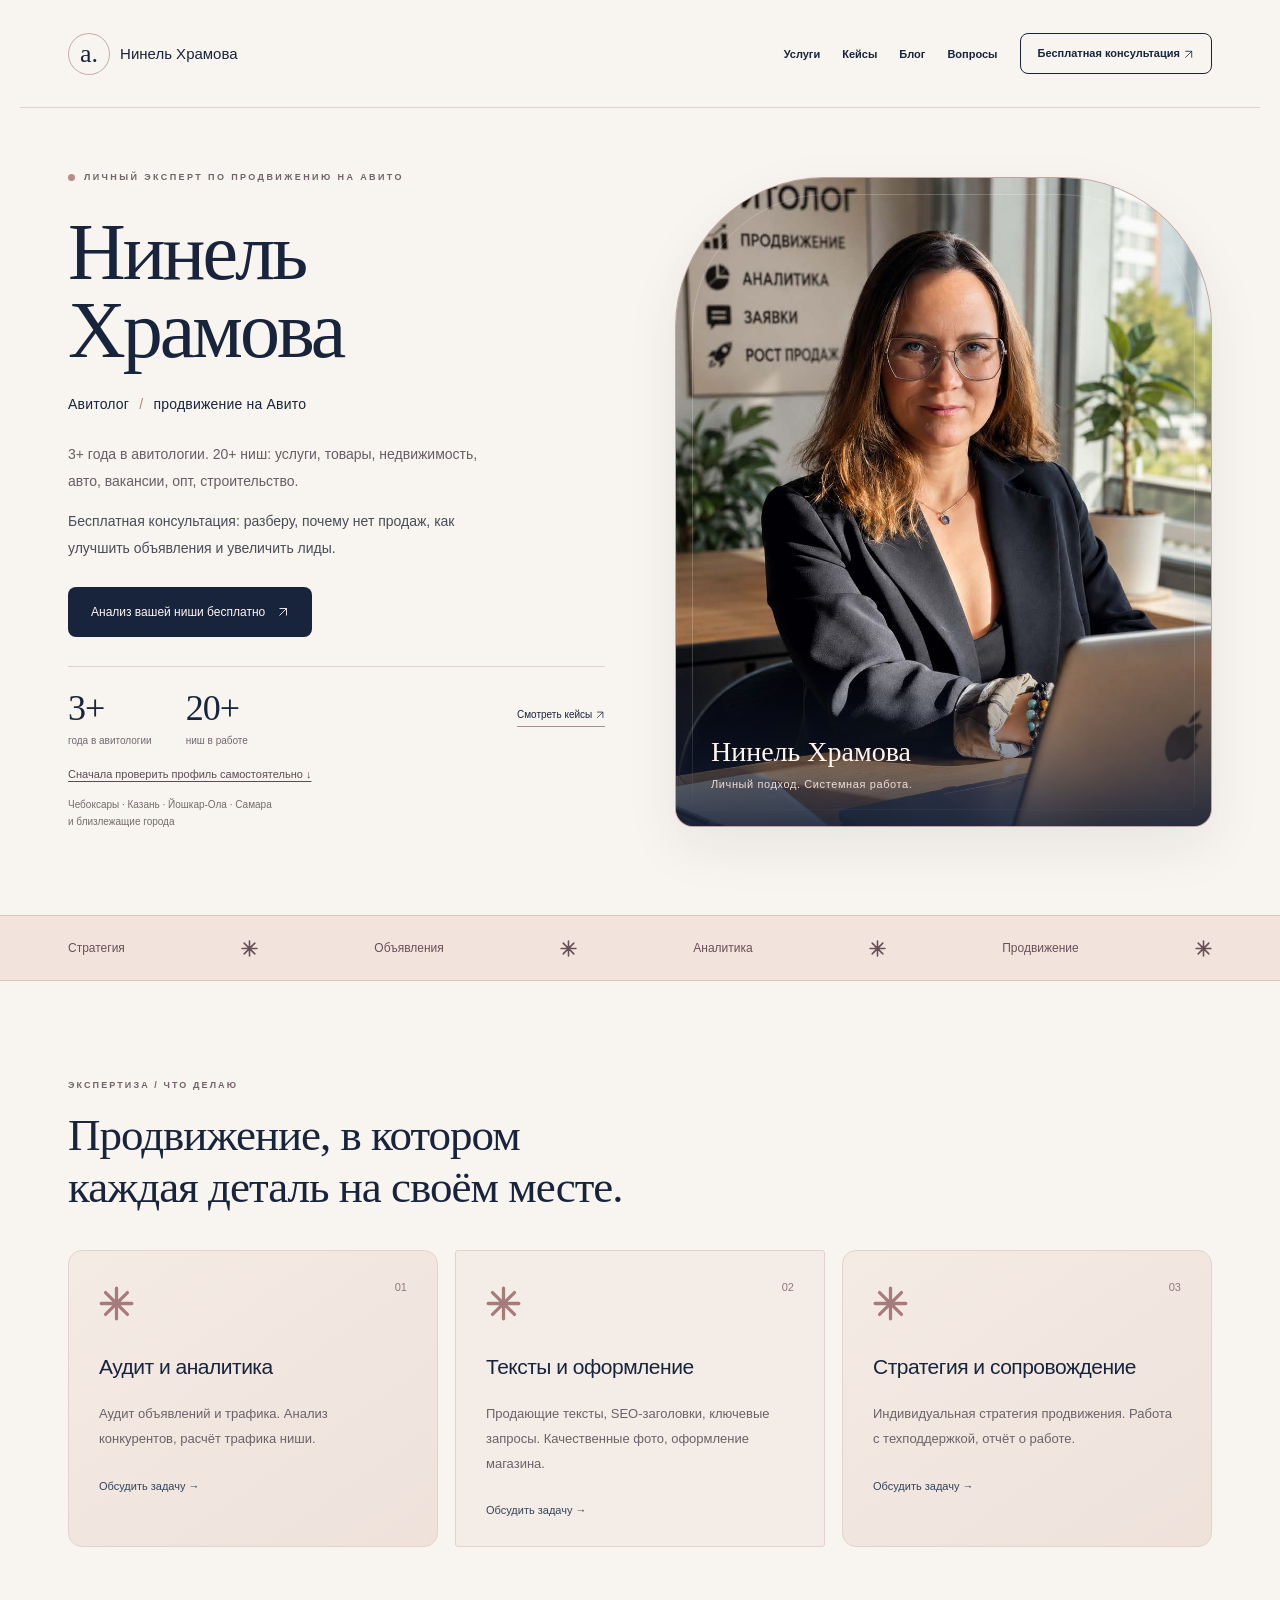
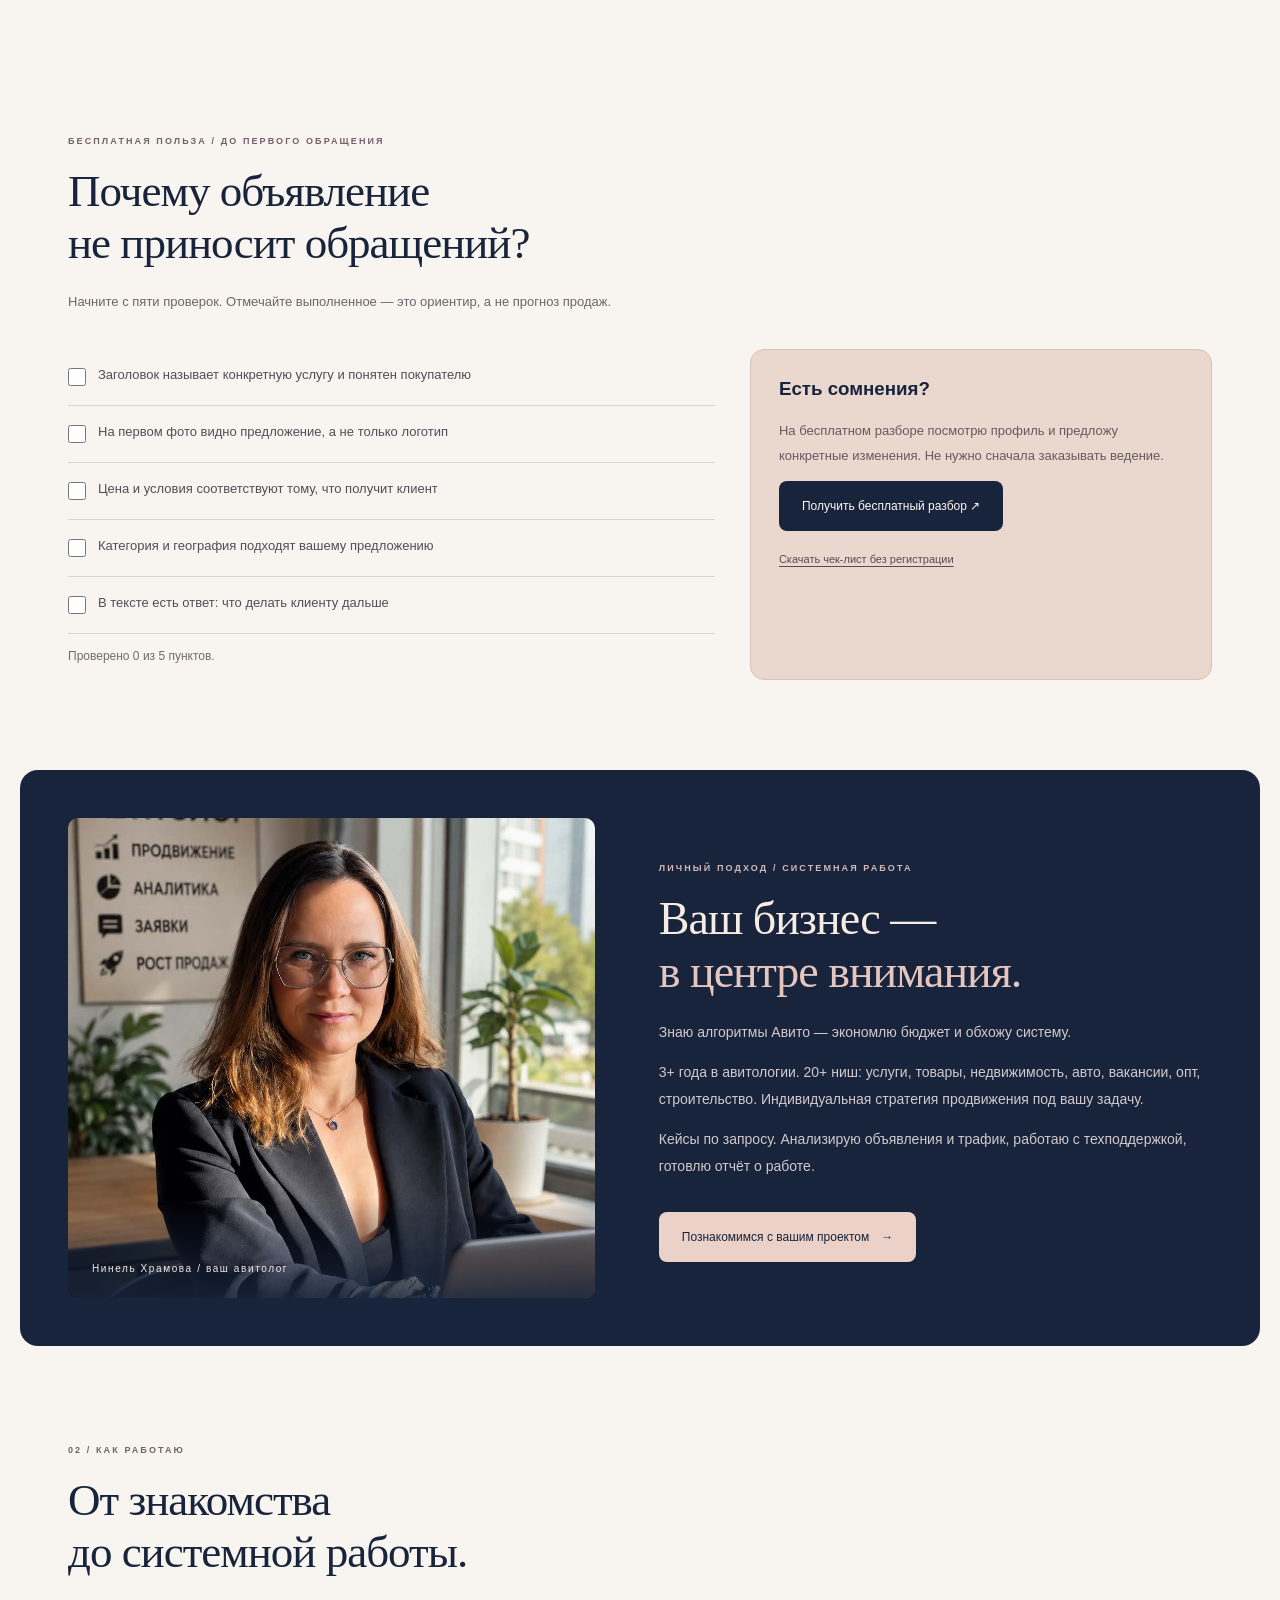
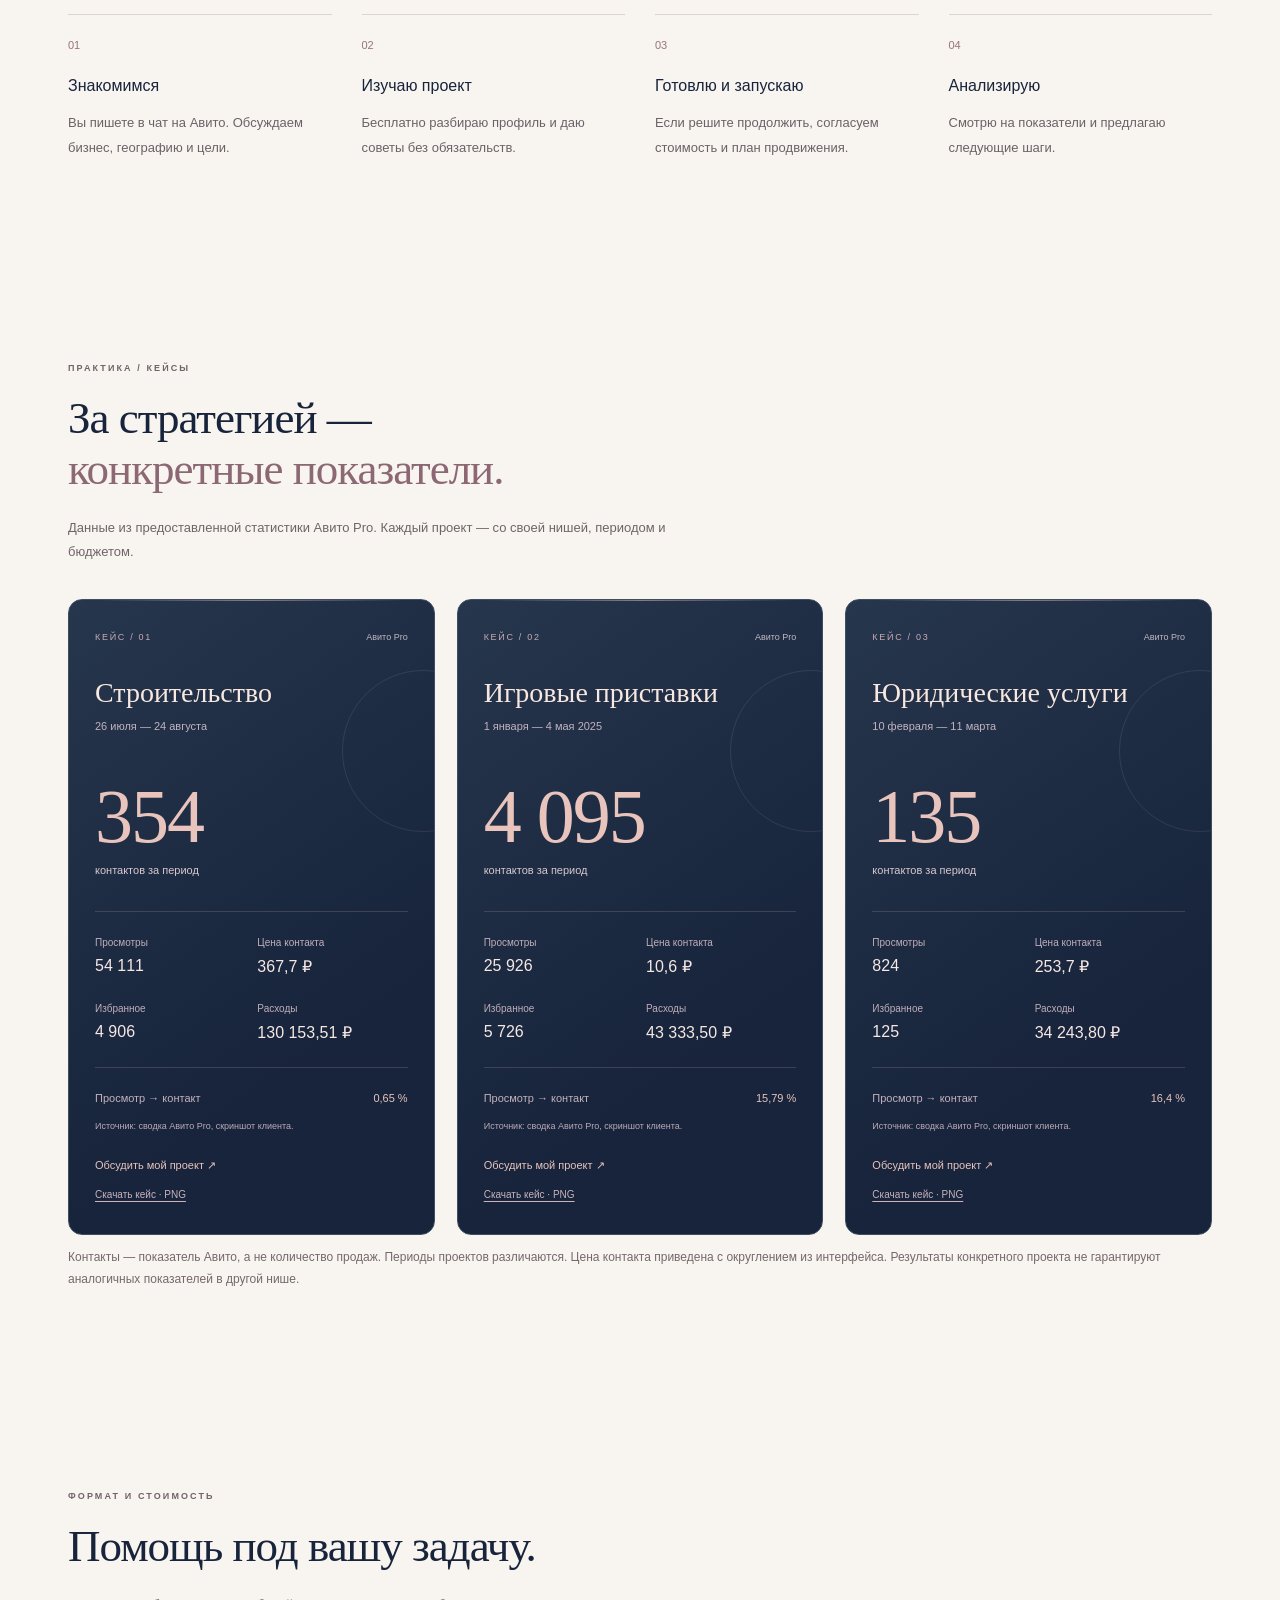
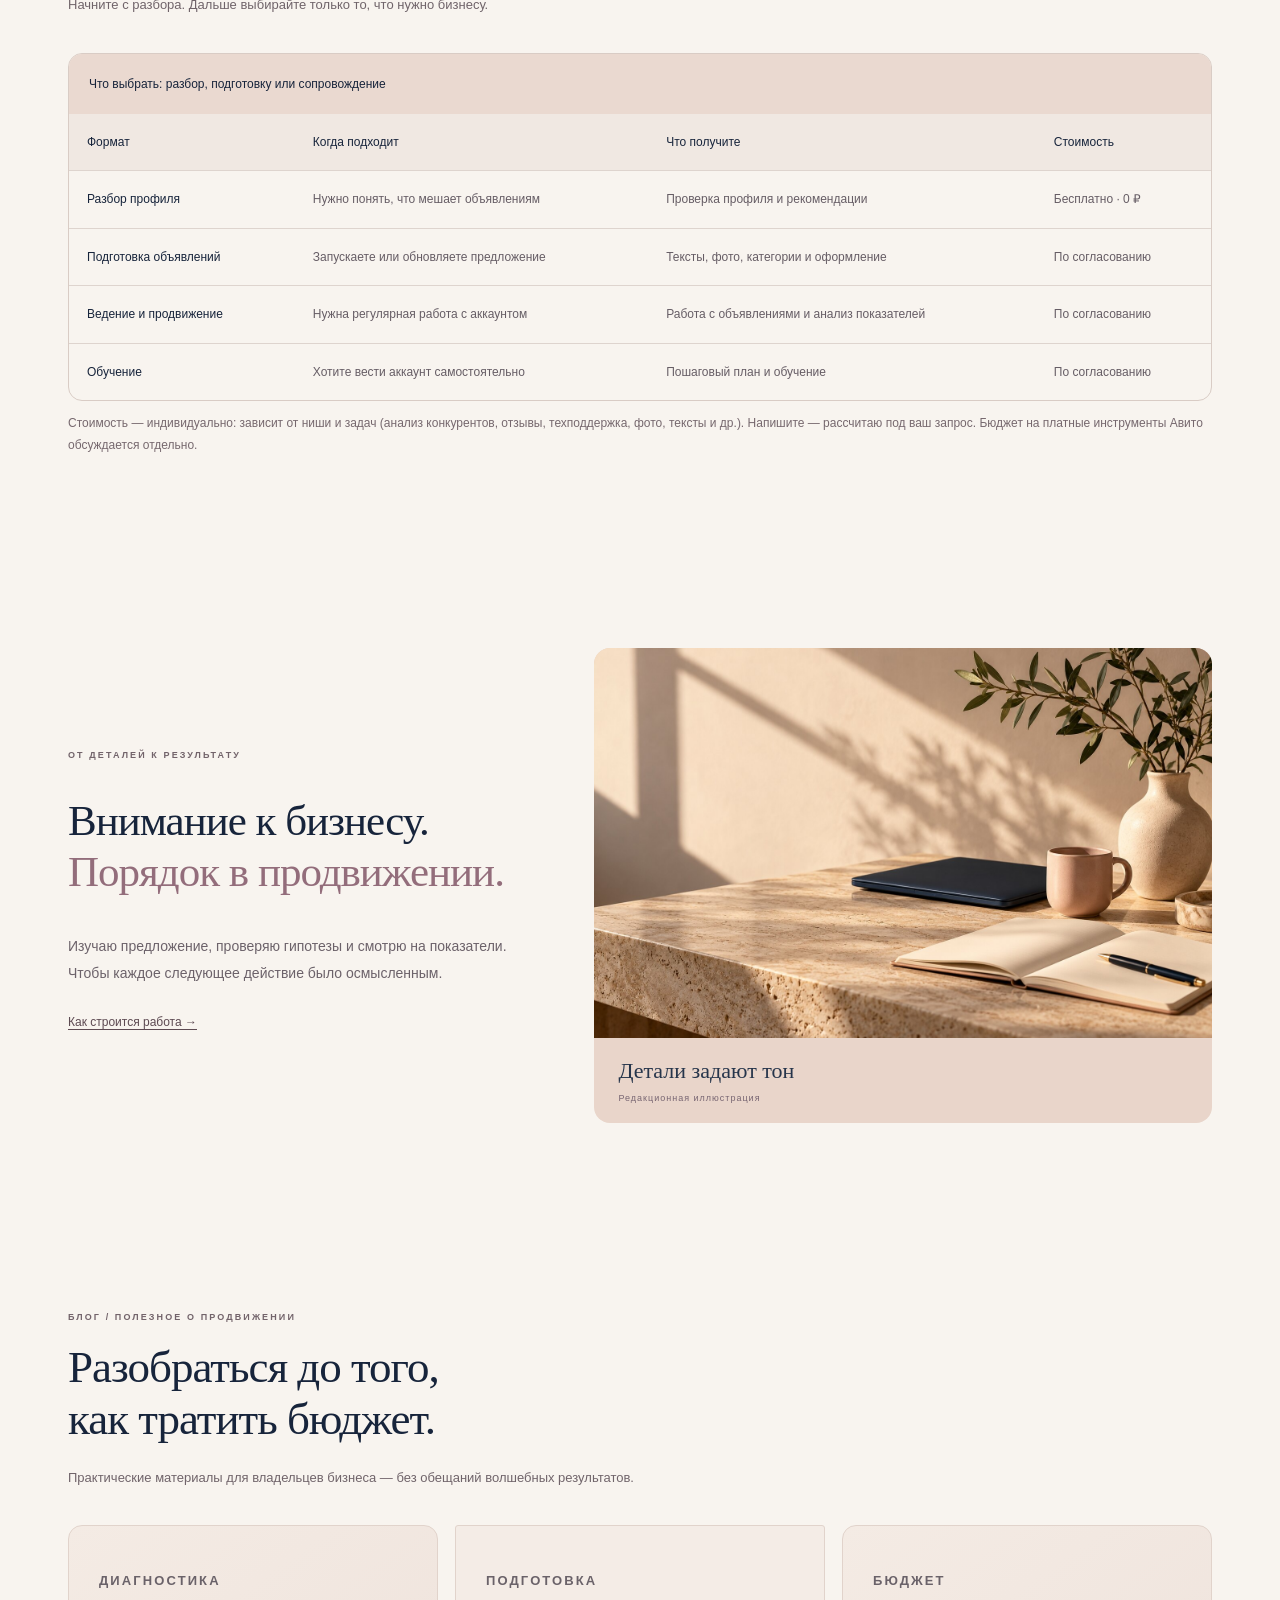
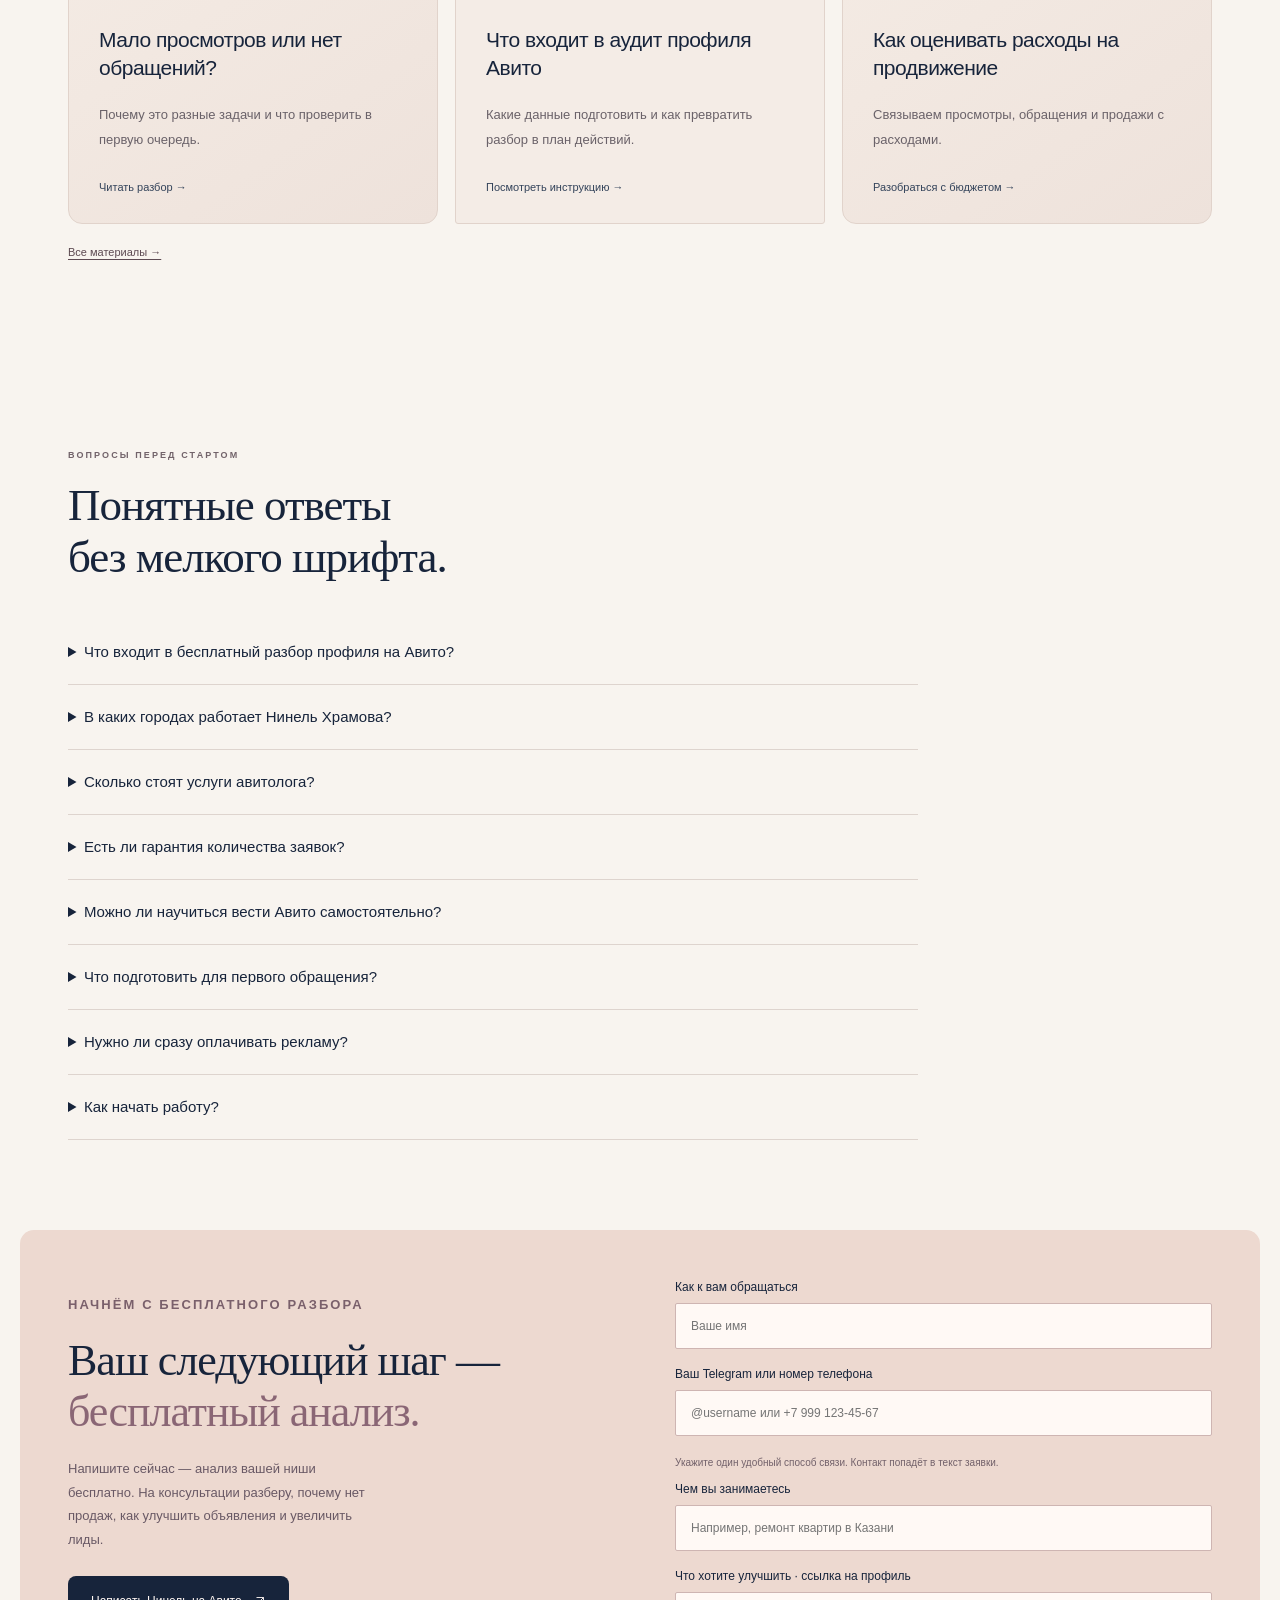
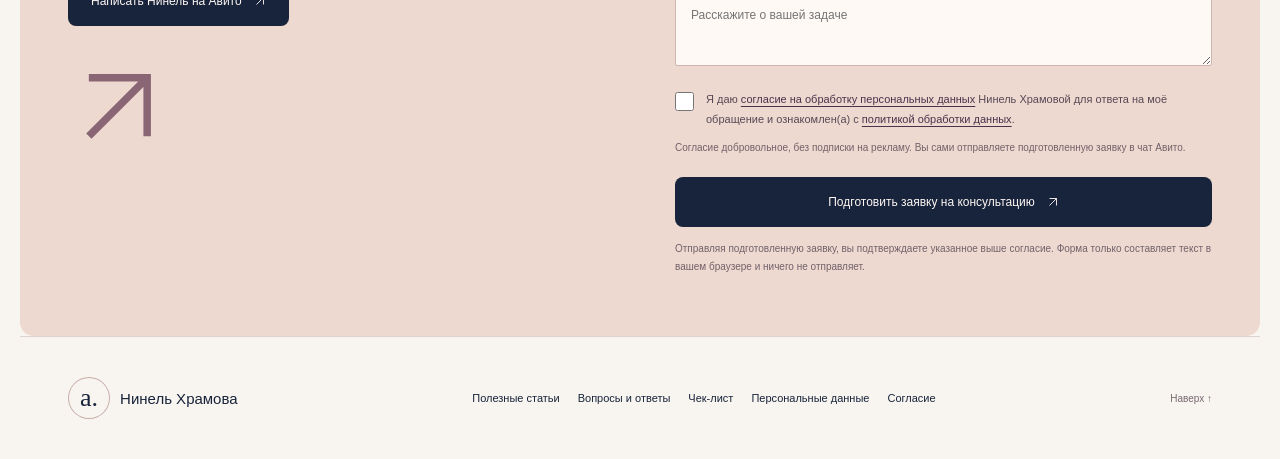
<file: index.html>
<!doctype html>
<html lang="ru">
<head>
  <meta charset="utf-8">
  <meta name="viewport" content="width=device-width, initial-scale=1">
  <meta name="description" content="Нинель Храмова — авитолог. 3+ года в авитологии, 20+ ниш. Аудит, тексты, фото и индивидуальная стратегия продвижения на Авито. Анализ ниши бесплатно.">
  <meta name="theme-color" content="#f6ece7">
  <title>Нинель Храмова — авитолог | продвижение на Авито</title>
  <link rel="canonical" href="https://ninel-khramova-avito.vercel.app/">
  <meta property="og:type" content="website">
  <meta property="og:locale" content="ru_RU">
  <meta property="og:title" content="Авитолог Нинель Храмова — бесплатный разбор профиля">
  <meta property="og:description" content="Продвижение на Авито в Чебоксарах, Казани, Йошкар-Оле, Самаре и соседних городах. Аудит, оформление и ведение.">
  <meta property="og:url" content="https://ninel-khramova-avito.vercel.app/">
  <meta name="author" content="Нинель Храмова">
  <link rel="preload" as="image" href="/assets/ninel-khramova.jpg">
  <meta property="og:image" content="https://ninel-khramova-avito.vercel.app/assets/ninel-khramova.jpg">
  <meta property="og:image:alt" content="Нинель Храмова — авитолог">
  <link rel="stylesheet" href="/styles.css">
<script type="application/ld+json">{
  "@context": "https://schema.org",
  "@graph": [
    {
      "@type": "Person",
      "@id": "https://ninel-khramova-avito.vercel.app/#ninel",
      "name": "Нинель Храмова",
      "url": "https://ninel-khramova-avito.vercel.app/",
      "jobTitle": "Авитолог",
      "description": "Авитолог. 3+ года в авитологии, 20+ ниш. Аудит, тексты, фото, оформление магазина и индивидуальная стратегия продвижения на Авито.",
      "sameAs": [
        "https://www.avito.ru/cheboksary/predlozheniya_uslug/avitolog_uslugi_avitologa_avitolog_prodvizhenie_8453155492"
      ],
      "knowsAbout": [
        "Продвижение на Авито",
        "Оформление объявлений",
        "Анализ рекламного бюджета"
      ],
      "image": "https://ninel-khramova-avito.vercel.app/assets/ninel-khramova.jpg"
    },
    {
      "@type": "Service",
      "@id": "https://ninel-khramova-avito.vercel.app/#service",
      "name": "Услуги авитолога Нинель Храмовой",
      "serviceType": "Аудит, оформление, ведение и продвижение на Авито",
      "provider": {
        "@id": "https://ninel-khramova-avito.vercel.app/#ninel"
      },
      "areaServed": [
        {
          "@type": "City",
          "name": "Чебоксары"
        },
        {
          "@type": "City",
          "name": "Казань"
        },
        {
          "@type": "City",
          "name": "Йошкар-Ола"
        },
        {
          "@type": "City",
          "name": "Самара"
        }
      ],
      "hasOfferCatalog": {
        "@type": "OfferCatalog",
        "name": "Форматы работы",
        "itemListElement": [
          {
            "@type": "Offer",
            "price": "0",
            "priceCurrency": "RUB",
            "itemOffered": {
              "@type": "Service",
              "name": "Бесплатный разбор профиля Авито"
            }
          }
        ]
      }
    },
    {
      "@type": "WebSite",
      "@id": "https://ninel-khramova-avito.vercel.app/#website",
      "url": "https://ninel-khramova-avito.vercel.app/",
      "name": "Нинель Храмова — авитолог",
      "inLanguage": "ru-RU",
      "publisher": {
        "@id": "https://ninel-khramova-avito.vercel.app/#ninel"
      }
    },
    {
      "@type": "FAQPage",
      "@id": "https://ninel-khramova-avito.vercel.app/#faq",
      "mainEntity": [
        {
          "@type": "Question",
          "name": "Что входит в бесплатный разбор профиля на Авито?",
          "acceptedAnswer": {
            "@type": "Answer",
            "text": "Нинель проверяет оформление профиля, тексты объявлений, фото и категории. По итогам вы получаете конкретные рекомендации, что стоит исправить. Разбор бесплатный и не обязывает заказывать сопровождение."
          }
        },
        {
          "@type": "Question",
          "name": "В каких городах работает Нинель Храмова?",
          "acceptedAnswer": {
            "@type": "Answer",
            "text": "Нинель работает с бизнесом в Чебоксарах, Казани, Йошкар-Оле, Самаре и близлежащих городах. Географию конкретного проекта можно обсудить в чате на Авито."
          }
        },
        {
          "@type": "Question",
          "name": "Сколько стоят услуги авитолога?",
          "acceptedAnswer": {
            "@type": "Answer",
            "text": "Бесплатная консультация и анализ ниши стоят 0 ₽. Дальнейшая стоимость индивидуальна: зависит от ниши и задач — анализа конкурентов, работы с отзывами и техподдержкой, фото, текстов и других работ. Напишите Нинель — она рассчитает стоимость под ваш запрос. Расходы на платное продвижение Авито обсуждаются отдельно."
          }
        },
        {
          "@type": "Question",
          "name": "Есть ли гарантия количества заявок?",
          "acceptedAnswer": {
            "@type": "Answer",
            "text": "Фиксированное количество заявок не гарантируется: результат зависит от спроса, конкуренции, предложения и бюджета. В работе анализируются показатели и проверяются гипотезы, а решения принимаются с учётом данных."
          }
        },
        {
          "@type": "Question",
          "name": "Можно ли научиться вести Авито самостоятельно?",
          "acceptedAnswer": {
            "@type": "Answer",
            "text": "Да. Нинель обучает самостоятельному ведению аккаунта и помогает составить пошаговый план. Формат и стоимость обучения обсуждаются индивидуально."
          }
        },
        {
          "@type": "Question",
          "name": "Что подготовить для первого обращения?",
          "acceptedAnswer": {
            "@type": "Answer",
            "text": "Ссылку на профиль или объявление, описание вашего бизнеса, город и основную задачу. Если есть статистика просмотров и обращений, она поможет точнее разобраться в ситуации. Пароль от аккаунта для первого разбора не нужен."
          }
        },
        {
          "@type": "Question",
          "name": "Нужно ли сразу оплачивать рекламу?",
          "acceptedAnswer": {
            "@type": "Answer",
            "text": "Нет. Сначала стоит оценить предложение, профиль и объявления. Необходимость платного продвижения и рекламный бюджет обсуждаются после разбора."
          }
        },
        {
          "@type": "Question",
          "name": "Как начать работу?",
          "acceptedAnswer": {
            "@type": "Answer",
            "text": "Напишите Нинель в чате по ссылке на объявление Авито и попросите бесплатный разбор. Обсудите задачу и рекомендации. Если решите продолжить, согласуйте объём работ, стоимость и следующий шаг."
          }
        }
      ]
    }
  ]
}</script>
</head>
<body>
<div class="reading-progress" aria-hidden="true"></div>
<a class="skip-link" href="#main">К содержанию</a>
  <header class="header wrap"><a class="brand" href="#home"><span class="mark">а.</span> Нинель Храмова</a><nav aria-label="Основная навигация"><a href="#services">Услуги</a><a href="#cases">Кейсы</a><a href="/blog/">Блог</a><a href="#faq">Вопросы</a><a class="nav-cta" href="#contact">Бесплатная консультация <svg class="arrow-svg" viewBox="0 0 24 24" aria-hidden="true"><path d="M5 19 19 5M5 5h14v14" fill="none" stroke="currentColor" stroke-width="1.8"/></svg></a></nav></header>
  <main id="main">
    <section class="hero wrap" id="home">
      <div class="hero-copy" data-reveal><p class="eyebrow"><span class="dot"></span> Личный эксперт по продвижению на Авито</p><h1>Нинель<br>Храмова<span>Авитолог <i>/</i> продвижение на Авито</span></h1><p class="lead">3+ года в авитологии. 20+ ниш: услуги, товары, недвижимость, авто, вакансии, опт, строительство.</p><p class="hero-offer">Бесплатная консультация: разберу, почему нет продаж, как улучшить объявления и увеличить лиды.</p><a class="button" href="#contact">Анализ вашей ниши бесплатно <svg class="arrow-svg" viewBox="0 0 24 24" aria-hidden="true"><path d="M5 19 19 5M5 5h14v14" fill="none" stroke="currentColor" stroke-width="1.8"/></svg></a><div class="hero-proof"><div><strong>3+</strong><span>года в авитологии</span></div><div><strong>20+</strong><span>ниш в работе</span></div><a href="#cases">Смотреть кейсы <svg class="arrow-svg" viewBox="0 0 24 24" aria-hidden="true"><path d="M5 19 19 5M5 5h14v14" fill="none" stroke="currentColor" stroke-width="1.8"/></svg></a></div><a class="text-link secondary-link" href="#checklist">Сначала проверить профиль самостоятельно ↓</a><p class="micro">Чебоксары · Казань · Йошкар-Ола · Самара<br>и близлежащие города</p></div>
      <figure class="visual premium-visual hero-portrait" data-reveal><img src="/assets/ninel-khramova.jpg" width="1023" height="1537" alt="Нинель Храмова, авитолог, за рабочим столом" fetchpriority="high" decoding="async"><figcaption><span>Нинель Храмова</span><small>Личный подход. Системная работа.</small></figcaption></figure>
    </section>
    <div class="ribbon"><div class="wrap">Стратегия <span><svg class="spark" viewBox="0 0 32 32" aria-hidden="true"><path d="M16 2v28M2 16h28M6 6l20 20M6 26 26 6" fill="none" stroke="currentColor" stroke-width="3" stroke-linecap="round"/></svg></span> Объявления <span><svg class="spark" viewBox="0 0 32 32" aria-hidden="true"><path d="M16 2v28M2 16h28M6 6l20 20M6 26 26 6" fill="none" stroke="currentColor" stroke-width="3" stroke-linecap="round"/></svg></span> Аналитика <span><svg class="spark" viewBox="0 0 32 32" aria-hidden="true"><path d="M16 2v28M2 16h28M6 6l20 20M6 26 26 6" fill="none" stroke="currentColor" stroke-width="3" stroke-linecap="round"/></svg></span> Продвижение <span><svg class="spark" viewBox="0 0 32 32" aria-hidden="true"><path d="M16 2v28M2 16h28M6 6l20 20M6 26 26 6" fill="none" stroke="currentColor" stroke-width="3" stroke-linecap="round"/></svg></span></div></div>
    <section class="section wrap" id="services"><div class="section-title"><p class="eyebrow">Экспертиза / что делаю</p><h2>Продвижение, в котором<br>каждая деталь на своём месте.</h2></div><div class="cards"><article class="card"><span class="number">01</span><span class="card-icon" aria-hidden="true"><svg class="spark" viewBox="0 0 32 32" aria-hidden="true"><path d="M16 2v28M2 16h28M6 6l20 20M6 26 26 6" fill="none" stroke="currentColor" stroke-width="3" stroke-linecap="round"/></svg></span><h3>Аудит и аналитика</h3><p>Аудит объявлений и трафика. Анализ конкурентов, расчёт трафика ниши.</p><a href="#contact">Обсудить задачу →</a></article><article class="card"><span class="number">02</span><span class="card-icon" aria-hidden="true"><svg class="spark" viewBox="0 0 32 32" aria-hidden="true"><path d="M16 2v28M2 16h28M6 6l20 20M6 26 26 6" fill="none" stroke="currentColor" stroke-width="3" stroke-linecap="round"/></svg></span><h3>Тексты и оформление</h3><p>Продающие тексты, SEO-заголовки, ключевые запросы. Качественные фото, оформление магазина.</p><a href="#contact">Обсудить задачу →</a></article><article class="card"><span class="number">03</span><span class="card-icon" aria-hidden="true"><svg class="spark" viewBox="0 0 32 32" aria-hidden="true"><path d="M16 2v28M2 16h28M6 6l20 20M6 26 26 6" fill="none" stroke="currentColor" stroke-width="3" stroke-linecap="round"/></svg></span><h3>Стратегия и сопровождение</h3><p>Индивидуальная стратегия продвижения. Работа с техподдержкой, отчёт о работе.</p><a href="#contact">Обсудить задачу →</a></article></div></section><section class="section wrap" id="checklist"><div class="section-title"><p class="eyebrow">Бесплатная польза / до первого обращения</p><h2>Почему объявление<br>не приносит обращений?</h2><p>Начните с пяти проверок. Отмечайте выполненное — это ориентир, а не прогноз продаж.</p></div><div class="checklist-layout"><div class="checklist-items"><label><input type="checkbox"> Заголовок называет конкретную услугу и понятен покупателю</label><label><input type="checkbox"> На первом фото видно предложение, а не только логотип</label><label><input type="checkbox"> Цена и условия соответствуют тому, что получит клиент</label><label><input type="checkbox"> Категория и география подходят вашему предложению</label><label><input type="checkbox"> В тексте есть ответ: что делать клиенту дальше</label><p id="checklist-status" role="status" aria-live="polite">Проверено 0 из 5 пунктов.</p></div><aside class="checklist-aside"><h3>Есть сомнения?</h3><p>На бесплатном разборе посмотрю профиль и предложу конкретные изменения. Не нужно сначала заказывать ведение.</p><a class="button" href="#contact">Получить бесплатный разбор ↗</a><a class="text-link secondary-link" href="/checklist.txt" download>Скачать чек-лист без регистрации</a></aside></div></section>
    <section class="about wrap about-editorial" id="about"><figure class="about-photo" data-reveal><img src="/assets/ninel-khramova.jpg" width="1023" height="1537" alt="Нинель Храмова — личная работа с вашим проектом" loading="lazy" decoding="async"><figcaption>Нинель Храмова / ваш авитолог</figcaption></figure><div class="about-editorial-copy" data-reveal><p class="eyebrow">Личный подход / системная работа</p><h2>Ваш бизнес —<br><em>в центре внимания.</em></h2><p>Знаю алгоритмы Авито — экономлю бюджет и обхожу систему.</p><p>3+ года в авитологии. 20+ ниш: услуги, товары, недвижимость, авто, вакансии, опт, строительство. Индивидуальная стратегия продвижения под вашу задачу.</p><p>Кейсы по запросу. Анализирую объявления и трафик, работаю с техподдержкой, готовлю отчёт о работе.</p><a class="button button-light" href="#contact">Познакомимся с вашим проектом <span aria-hidden="true">→</span></a></div></section>
    <section class="section wrap" id="process"><div class="section-title"><p class="eyebrow">02 / Как работаю</p><h2>От знакомства<br>до системной работы.</h2></div><div class="steps"><article><span>01</span><h3>Знакомимся</h3><p>Вы пишете в чат на Авито. Обсуждаем бизнес, географию и цели.</p></article><article><span>02</span><h3>Изучаю проект</h3><p>Бесплатно разбираю профиль и даю советы без обязательств.</p></article><article><span>03</span><h3>Готовлю и запускаю</h3><p>Если решите продолжить, согласуем стоимость и план продвижения.</p></article><article><span>04</span><h3>Анализирую</h3><p>Смотрю на показатели и предлагаю следующие шаги.</p></article></div></section>
<section class="section wrap cases-section" id="cases"><div class="section-title"><p class="eyebrow">Практика / кейсы</p><h2>За стратегией —<br><em>конкретные показатели.</em></h2><p>Данные из предоставленной статистики Авито Pro. Каждый проект — со своей нишей, периодом и бюджетом.</p></div><div class="case-grid"><article class="case-card"><div class="case-topline"><span>КЕЙС / 01</span><span>Авито Pro</span></div><h3>Строительство</h3><p class="case-period">26 июля — 24 августа</p><div class="case-main"><strong>354</strong><span>контактов за период</span></div><div class="case-metrics"><div><span>Просмотры</span><strong>54 111</strong></div><div><span>Цена контакта</span><strong>367,7 ₽</strong></div><div><span>Избранное</span><strong>4 906</strong></div><div><span>Расходы</span><strong>130 153,51 ₽</strong></div></div><div class="case-conversion"><span>Просмотр → контакт</span><strong>0,65 %</strong></div><p class="case-source">Источник: сводка Авито Pro, скриншот клиента.</p><a href="#contact" class="case-link">Обсудить мой проект ↗</a><a class="case-download" href="/assets/cases/case-01.png" download="ninel-khramova-case-01.png">Скачать кейс · PNG</a></article><article class="case-card"><div class="case-topline"><span>КЕЙС / 02</span><span>Авито Pro</span></div><h3>Игровые приставки</h3><p class="case-period">1 января — 4 мая 2025</p><div class="case-main"><strong>4 095</strong><span>контактов за период</span></div><div class="case-metrics"><div><span>Просмотры</span><strong>25 926</strong></div><div><span>Цена контакта</span><strong>10,6 ₽</strong></div><div><span>Избранное</span><strong>5 726</strong></div><div><span>Расходы</span><strong>43 333,50 ₽</strong></div></div><div class="case-conversion"><span>Просмотр → контакт</span><strong>15,79 %</strong></div><p class="case-source">Источник: сводка Авито Pro, скриншот клиента.</p><a href="#contact" class="case-link">Обсудить мой проект ↗</a><a class="case-download" href="/assets/cases/case-02.png" download="ninel-khramova-case-02.png">Скачать кейс · PNG</a></article><article class="case-card"><div class="case-topline"><span>КЕЙС / 03</span><span>Авито Pro</span></div><h3>Юридические услуги</h3><p class="case-period">10 февраля — 11 марта</p><div class="case-main"><strong>135</strong><span>контактов за период</span></div><div class="case-metrics"><div><span>Просмотры</span><strong>824</strong></div><div><span>Цена контакта</span><strong>253,7 ₽</strong></div><div><span>Избранное</span><strong>125</strong></div><div><span>Расходы</span><strong>34 243,80 ₽</strong></div></div><div class="case-conversion"><span>Просмотр → контакт</span><strong>16,4 %</strong></div><p class="case-source">Источник: сводка Авито Pro, скриншот клиента.</p><a href="#contact" class="case-link">Обсудить мой проект ↗</a><a class="case-download" href="/assets/cases/case-03.png" download="ninel-khramova-case-03.png">Скачать кейс · PNG</a></article></div><p class="section-note">Контакты — показатель Авито, а не количество продаж. Периоды проектов различаются. Цена контакта приведена с округлением из интерфейса. Результаты конкретного проекта не гарантируют аналогичных показателей в другой нише.</p></section><section class="section wrap" id="formats"><div class="section-title"><p class="eyebrow">Формат и стоимость</p><h2>Помощь под вашу задачу.</h2><p>Начните с разбора. Дальше выбирайте только то, что нужно бизнесу.</p></div><div class="table-scroll" tabindex="0" role="region" aria-label="Сравнение форматов работы"><table><caption>Что выбрать: разбор, подготовку или сопровождение</caption><thead><tr><th scope="col">Формат</th><th scope="col">Когда подходит</th><th scope="col">Что получите</th><th scope="col">Стоимость</th></tr></thead><tbody><tr><th scope="row">Разбор профиля</th><td>Нужно понять, что мешает объявлениям</td><td>Проверка профиля и рекомендации</td><td>Бесплатно · 0 ₽</td></tr><tr><th scope="row">Подготовка объявлений</th><td>Запускаете или обновляете предложение</td><td>Тексты, фото, категории и оформление</td><td>По согласованию</td></tr><tr><th scope="row">Ведение и продвижение</th><td>Нужна регулярная работа с аккаунтом</td><td>Работа с объявлениями и анализ показателей</td><td>По согласованию</td></tr><tr><th scope="row">Обучение</th><td>Хотите вести аккаунт самостоятельно</td><td>Пошаговый план и обучение</td><td>По согласованию</td></tr></tbody></table></div><p class="section-note">Стоимость — индивидуально: зависит от ниши и задач (анализ конкурентов, отзывы, техподдержка, фото, тексты и др.). Напишите — рассчитаю под ваш запрос. Бюджет на платные инструменты Авито обсуждается отдельно.</p></section><section class="section wrap editorial-story" id="approach"><div class="story-heading" data-reveal><p class="eyebrow">От деталей к результату</p><h2>Внимание к бизнесу.<br><em>Порядок в продвижении.</em></h2><p>Изучаю предложение, проверяю гипотезы и смотрю на показатели. Чтобы каждое следующее действие было осмысленным.</p><a class="text-link" href="#process">Как строится работа →</a></div><figure class="workspace-photo" data-reveal><img src="/assets/editorial-workspace.jpg" width="1536" height="1024" alt="Редакционная иллюстрация: рабочий стол в пудровых и тёмно-синих тонах" loading="lazy" decoding="async"><figcaption>Детали задают тон <span>Редакционная иллюстрация</span></figcaption></figure></section><section class="section wrap" id="knowledge"><div class="section-title"><p class="eyebrow">Блог / полезное о продвижении</p><h2>Разобраться до того,<br>как тратить бюджет.</h2><p>Практические материалы для владельцев бизнеса — без обещаний волшебных результатов.</p></div><div class="cards"><article class="card"><p class="eyebrow">Диагностика</p><h3>Мало просмотров или нет обращений?</h3><p>Почему это разные задачи и что проверить в первую очередь.</p><a href="/blog/pochemu-net-zayavok">Читать разбор →</a></article><article class="card"><p class="eyebrow">Подготовка</p><h3>Что входит в аудит профиля Авито</h3><p>Какие данные подготовить и как превратить разбор в план действий.</p><a href="/blog/audit-profilya-avito">Посмотреть инструкцию →</a></article><article class="card"><p class="eyebrow">Бюджет</p><h3>Как оценивать расходы на продвижение</h3><p>Связываем просмотры, обращения и продажи с расходами.</p><a href="/blog/byudzhet-avito">Разобраться с бюджетом →</a></article></div><a class="text-link secondary-link" href="/blog/">Все материалы →</a></section><section class="section wrap" id="faq"><div class="section-title"><p class="eyebrow">Вопросы перед стартом</p><h2>Понятные ответы<br>без мелкого шрифта.</h2></div><div class="faq-list"><details><summary>Что входит в бесплатный разбор профиля на Авито?</summary><p>Нинель проверяет оформление профиля, тексты объявлений, фото и категории. По итогам вы получаете конкретные рекомендации, что стоит исправить. Разбор бесплатный и не обязывает заказывать сопровождение.</p></details><details><summary>В каких городах работает Нинель Храмова?</summary><p>Нинель работает с бизнесом в Чебоксарах, Казани, Йошкар-Оле, Самаре и близлежащих городах. Географию конкретного проекта можно обсудить в чате на Авито.</p></details><details><summary>Сколько стоят услуги авитолога?</summary><p>Бесплатная консультация и анализ ниши стоят 0 ₽. Дальнейшая стоимость индивидуальна: зависит от ниши и задач — анализа конкурентов, работы с отзывами и техподдержкой, фото, текстов и других работ. Напишите Нинель — она рассчитает стоимость под ваш запрос. Расходы на платное продвижение Авито обсуждаются отдельно.</p></details><details><summary>Есть ли гарантия количества заявок?</summary><p>Фиксированное количество заявок не гарантируется: результат зависит от спроса, конкуренции, предложения и бюджета. В работе анализируются показатели и проверяются гипотезы, а решения принимаются с учётом данных.</p></details><details><summary>Можно ли научиться вести Авито самостоятельно?</summary><p>Да. Нинель обучает самостоятельному ведению аккаунта и помогает составить пошаговый план. Формат и стоимость обучения обсуждаются индивидуально.</p></details><details><summary>Что подготовить для первого обращения?</summary><p>Ссылку на профиль или объявление, описание вашего бизнеса, город и основную задачу. Если есть статистика просмотров и обращений, она поможет точнее разобраться в ситуации. Пароль от аккаунта для первого разбора не нужен.</p></details><details><summary>Нужно ли сразу оплачивать рекламу?</summary><p>Нет. Сначала стоит оценить предложение, профиль и объявления. Необходимость платного продвижения и рекламный бюджет обсуждаются после разбора.</p></details><details><summary>Как начать работу?</summary><p>Напишите Нинель в чате по ссылке на объявление Авито и попросите бесплатный разбор. Обсудите задачу и рекомендации. Если решите продолжить, согласуйте объём работ, стоимость и следующий шаг.</p></details></div></section>
    <section class="contact wrap" id="contact"><div><p class="eyebrow">Начнём с бесплатного разбора</p><h2>Ваш следующий шаг —<br><em>бесплатный анализ.</em></h2><p>Напишите сейчас — анализ вашей ниши бесплатно. На консультации разберу, почему нет продаж, как улучшить объявления и увеличить лиды.</p><a class="button avito-link" href="https://www.avito.ru/cheboksary/predlozheniya_uslug/avitolog_uslugi_avitologa_avitolog_prodvizhenie_8453155492" target="_blank" rel="noopener noreferrer">Написать Нинель на Авито <svg class="arrow-svg" viewBox="0 0 24 24" aria-hidden="true"><path d="M5 19 19 5M5 5h14v14" fill="none" stroke="currentColor" stroke-width="1.8"/></svg></a><span class="contact-decoration" aria-hidden="true"><svg class="arrow-svg" viewBox="0 0 24 24" aria-hidden="true"><path d="M5 19 19 5M5 5h14v14" fill="none" stroke="currentColor" stroke-width="1.8"/></svg></span></div><form id="brief"><fieldset id="brief-fields" disabled><legend class="visually-hidden">Заявка на консультацию</legend><label for="name">Как к вам обращаться</label><input id="name" name="name" autocomplete="name" placeholder="Ваше имя" maxlength="100" required><label for="client-contact">Ваш Telegram или номер телефона</label><input id="client-contact" name="contact" type="text" placeholder="@username или +7 999 123-45-67" maxlength="100" autocapitalize="none" spellcheck="false" aria-describedby="contact-hint" required><p class="micro" id="contact-hint">Укажите один удобный способ связи. Контакт попадёт в текст заявки.</p><label for="business">Чем вы занимаетесь</label><input id="business" name="business" placeholder="Например, ремонт квартир в Казани" maxlength="300" required><label for="task">Что хотите улучшить · ссылка на профиль</label><textarea id="task" name="task" rows="3" placeholder="Расскажите о вашей задаче" maxlength="2000" required></textarea><div class="consent-control"><input id="privacy-consent" name="consent" type="checkbox" value="yes" required aria-describedby="consent-hint"><label for="privacy-consent">Я даю <a href="/consent" target="_blank" rel="noopener noreferrer">согласие на обработку персональных данных</a> Нинель Храмовой для ответа на моё обращение и ознакомлен(а) с <a href="/privacy" target="_blank" rel="noopener noreferrer">политикой обработки данных</a>.</label></div><p class="micro" id="consent-hint">Согласие добровольное, без подписки на рекламу. Вы сами отправляете подготовленную заявку в чат Авито.</p><button class="button" type="submit">Подготовить заявку на консультацию <svg class="arrow-svg" viewBox="0 0 24 24" aria-hidden="true"><path d="M5 19 19 5M5 5h14v14" fill="none" stroke="currentColor" stroke-width="1.8"/></svg></button><p class="micro">Отправляя подготовленную заявку, вы подтверждаете указанное выше согласие. Форма только составляет текст в вашем браузере и ничего не отправляет.</p><div id="result" hidden role="status"><label for="message">Готовый текст заявки</label><textarea id="message" rows="6" readonly></textarea><button class="copy" type="button" id="copy">Скопировать текст</button><p class="micro">Скопируйте текст и <a class="text-link" href="https://www.avito.ru/cheboksary/predlozheniya_uslug/avitolog_uslugi_avitologa_avitolog_prodvizhenie_8453155492" target="_blank" rel="noopener noreferrer">отправьте Нинель в чате на Авито</a>.</p></div></fieldset><noscript><p class="micro">Для подготовки текста включите JavaScript или напишите Нинель напрямую по ссылке на Авито. Данные из этой формы без JavaScript не отправляются.</p></noscript></form></section>
  </main>
  <footer class="wrap"><a class="brand" href="#home"><span class="mark">а.</span> Нинель Храмова</a><div class="footer-extra"><a href="/blog/">Полезные статьи</a><a href="#faq">Вопросы и ответы</a><a href="/checklist.txt" download>Чек-лист</a><a href="/privacy">Персональные данные</a><a href="/consent">Согласие</a></div><a href="#home">Наверх ↑</a></footer>
  <script src="script.js" defer></script>
</body>
</html>
</file>
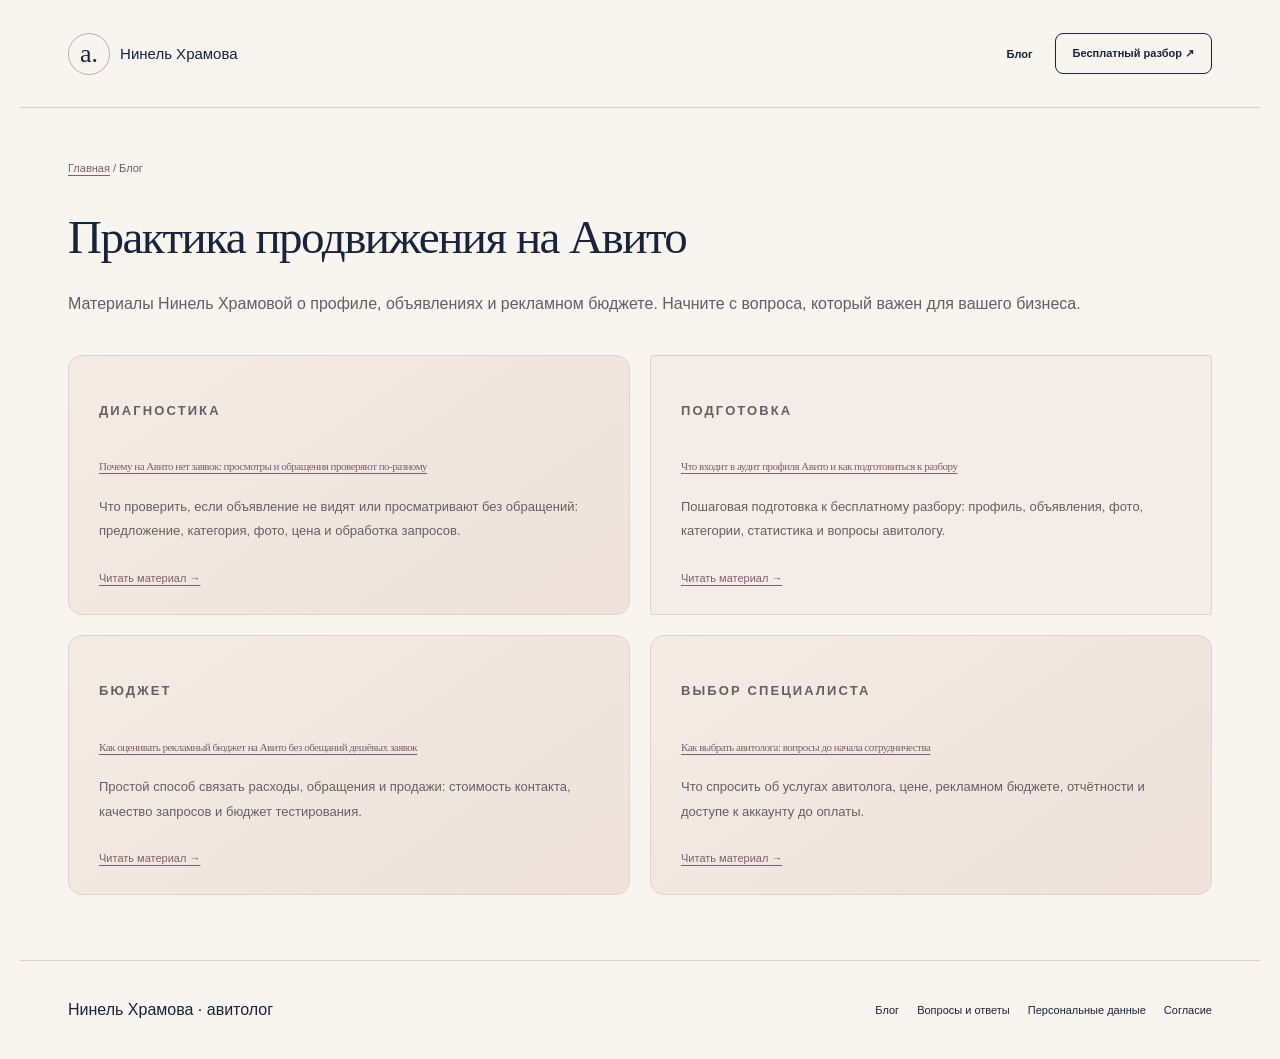
<file: blog/index.html>
<!doctype html>
<html lang="ru"><head><meta charset="utf-8"><meta name="viewport" content="width=device-width, initial-scale=1"><meta name="theme-color" content="#f6ece7">
<title>Блог об Авито — Нинель Храмова</title><meta name="description" content="Практические инструкции: аудит профиля, объявления без обращений, рекламный бюджет и выбор авитолога."><meta name="author" content="Нинель Храмова">
<link rel="canonical" href="https://ninel-khramova-avito.vercel.app/blog/"><meta property="og:url" content="https://ninel-khramova-avito.vercel.app/blog/"><meta property="og:title" content="Блог об Авито — Нинель Храмова"><meta property="og:description" content="Практические инструкции: аудит профиля, объявления без обращений, рекламный бюджет и выбор авитолога."><meta property="og:type" content="website"><meta property="og:locale" content="ru_RU">
<link rel="stylesheet" href="/styles.css"><script type="application/ld+json">{
  "@context": "https://schema.org",
  "@type": "Blog",
  "name": "Практика продвижения на Авито",
  "url": "https://ninel-khramova-avito.vercel.app/blog/",
  "inLanguage": "ru-RU",
  "author": {
    "@type": "Person",
    "@id": "https://ninel-khramova-avito.vercel.app/#ninel",
    "name": "Нинель Храмова"
  }
}</script></head><body>
<a class="skip-link" href="#main">К содержанию</a><header class="header wrap"><a class="brand" href="/"><span class="mark">а.</span> Нинель Храмова</a><nav aria-label="Основная навигация"><a href="/blog/">Блог</a><a class="nav-cta" href="/#contact">Бесплатный разбор ↗</a></nav></header>
<main class="article wrap" id="main"><p class="breadcrumb"><a href="/">Главная</a> / Блог</p><h1>Практика продвижения на Авито</h1><p>Материалы Нинель Храмовой о профиле, объявлениях и рекламном бюджете. Начните с вопроса, который важен для вашего бизнеса.</p><div class="blog-grid"><article class="card"><p class="eyebrow">Диагностика</p><h2><a href="/blog/pochemu-net-zayavok">Почему на Авито нет заявок: просмотры и обращения проверяют по-разному</a></h2><p>Что проверить, если объявление не видят или просматривают без обращений: предложение, категория, фото, цена и обработка запросов.</p><a href="/blog/pochemu-net-zayavok">Читать материал →</a></article><article class="card"><p class="eyebrow">Подготовка</p><h2><a href="/blog/audit-profilya-avito">Что входит в аудит профиля Авито и как подготовиться к разбору</a></h2><p>Пошаговая подготовка к бесплатному разбору: профиль, объявления, фото, категории, статистика и вопросы авитологу.</p><a href="/blog/audit-profilya-avito">Читать материал →</a></article><article class="card"><p class="eyebrow">Бюджет</p><h2><a href="/blog/byudzhet-avito">Как оценивать рекламный бюджет на Авито без обещаний дешёвых заявок</a></h2><p>Простой способ связать расходы, обращения и продажи: стоимость контакта, качество запросов и бюджет тестирования.</p><a href="/blog/byudzhet-avito">Читать материал →</a></article><article class="card"><p class="eyebrow">Выбор специалиста</p><h2><a href="/blog/kak-vybrat-avitologa">Как выбрать авитолога: вопросы до начала сотрудничества</a></h2><p>Что спросить об услугах авитолога, цене, рекламном бюджете, отчётности и доступе к аккаунту до оплаты.</p><a href="/blog/kak-vybrat-avitologa">Читать материал →</a></article></div></main><footer class="wrap"><a href="/">Нинель Храмова · авитолог</a><div class="footer-extra"><a href="/blog/">Блог</a><a href="/#faq">Вопросы и ответы</a><a href="/privacy">Персональные данные</a><a href="/consent">Согласие</a></div></footer></body></html>
</file>
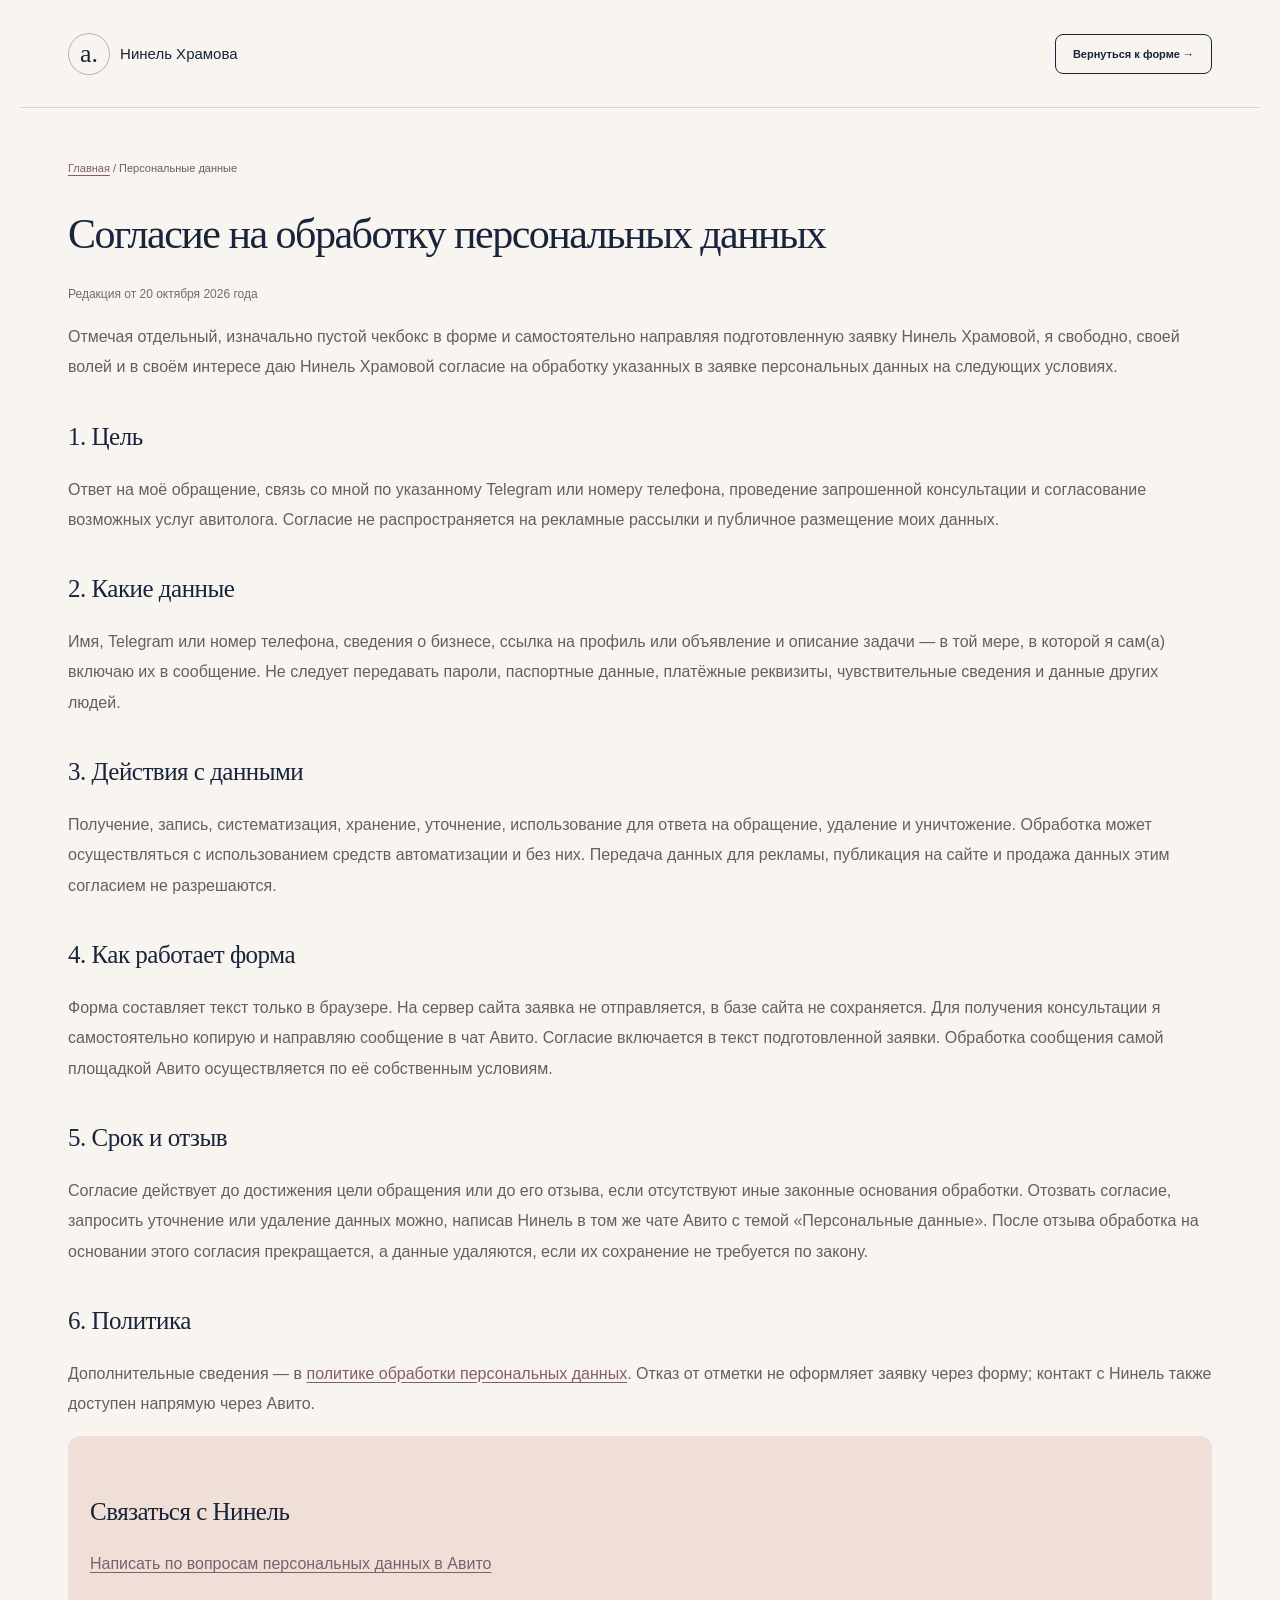
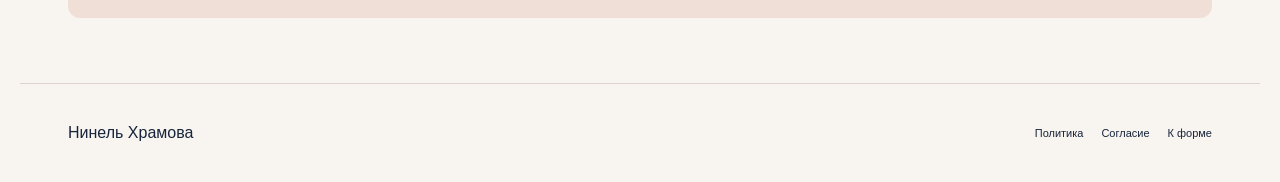
<file: consent.html>
<!doctype html><html lang="ru"><head><meta charset="utf-8"><meta name="viewport" content="width=device-width, initial-scale=1"><meta name="theme-color" content="#f6ece7"><title>Согласие на обработку персональных данных | Нинель Храмова</title><meta name="description" content="Согласие на обработку персональных данных для обращений к авитологу Нинель Храмовой."><link rel="canonical" href="https://ninel-khramova-avito.vercel.app/consent"><link rel="stylesheet" href="/styles.css"></head><body><a class="skip-link" href="#main">К содержанию</a><header class="header wrap"><a class="brand" href="/"><span class="mark">а.</span> Нинель Храмова</a><nav aria-label="Основная навигация"><a class="nav-cta" href="/#contact">Вернуться к форме →</a></nav></header><main class="article legal-page wrap" id="main"><p class="breadcrumb"><a href="/">Главная</a> / Персональные данные</p><h1>Согласие на обработку персональных данных</h1><p class="legal-date">Редакция от <time datetime="2026-10-20">20 октября 2026 года</time></p><p>Отмечая отдельный, изначально пустой чекбокс в форме и самостоятельно направляя подготовленную заявку Нинель Храмовой, я свободно, своей волей и в своём интересе даю Нинель Храмовой согласие на обработку указанных в заявке персональных данных на следующих условиях.</p>
<h2>1. Цель</h2><p>Ответ на моё обращение, связь со мной по указанному Telegram или номеру телефона, проведение запрошенной консультации и согласование возможных услуг авитолога. Согласие не распространяется на рекламные рассылки и публичное размещение моих данных.</p>
<h2>2. Какие данные</h2><p>Имя, Telegram или номер телефона, сведения о бизнесе, ссылка на профиль или объявление и описание задачи — в той мере, в которой я сам(а) включаю их в сообщение. Не следует передавать пароли, паспортные данные, платёжные реквизиты, чувствительные сведения и данные других людей.</p>
<h2>3. Действия с данными</h2><p>Получение, запись, систематизация, хранение, уточнение, использование для ответа на обращение, удаление и уничтожение. Обработка может осуществляться с использованием средств автоматизации и без них. Передача данных для рекламы, публикация на сайте и продажа данных этим согласием не разрешаются.</p>
<h2>4. Как работает форма</h2><p>Форма составляет текст только в браузере. На сервер сайта заявка не отправляется, в базе сайта не сохраняется. Для получения консультации я самостоятельно копирую и направляю сообщение в чат Авито. Согласие включается в текст подготовленной заявки. Обработка сообщения самой площадкой Авито осуществляется по её собственным условиям.</p>
<h2>5. Срок и отзыв</h2><p>Согласие действует до достижения цели обращения или до его отзыва, если отсутствуют иные законные основания обработки. Отозвать согласие, запросить уточнение или удаление данных можно, написав Нинель в том же чате Авито с темой «Персональные данные». После отзыва обработка на основании этого согласия прекращается, а данные удаляются, если их сохранение не требуется по закону.</p>
<h2>6. Политика</h2><p>Дополнительные сведения — в <a href="/privacy">политике обработки персональных данных</a>. Отказ от отметки не оформляет заявку через форму; контакт с Нинель также доступен напрямую через Авито.</p><div class="legal-contact"><h2>Связаться с Нинель</h2><p><a href="https://www.avito.ru/cheboksary/predlozheniya_uslug/avitolog_uslugi_avitologa_avitolog_prodvizhenie_8453155492" target="_blank" rel="noopener noreferrer">Написать по вопросам персональных данных в Авито</a></p></div></main><footer class="wrap"><a href="/">Нинель Храмова</a><div class="footer-extra"><a href="/privacy">Политика</a><a href="/consent">Согласие</a><a href="/#contact">К форме</a></div></footer></body></html>
</file>
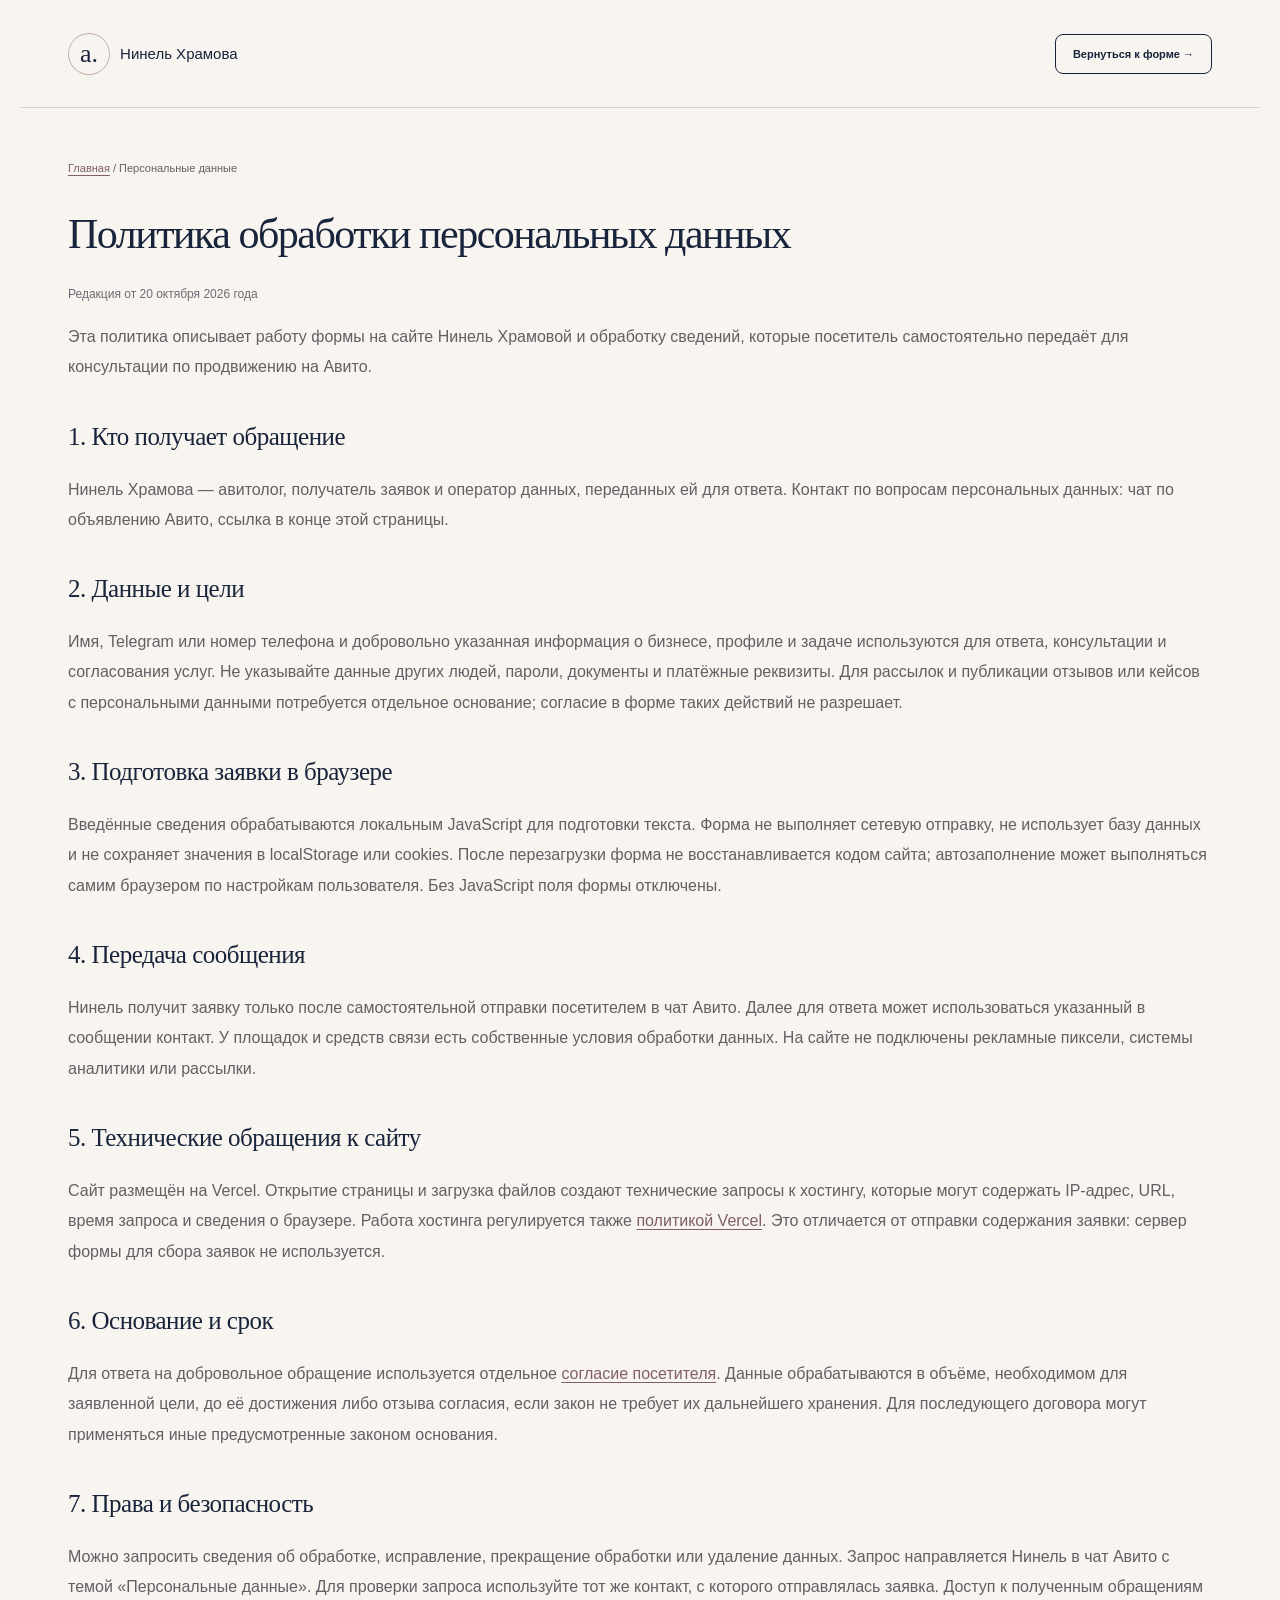
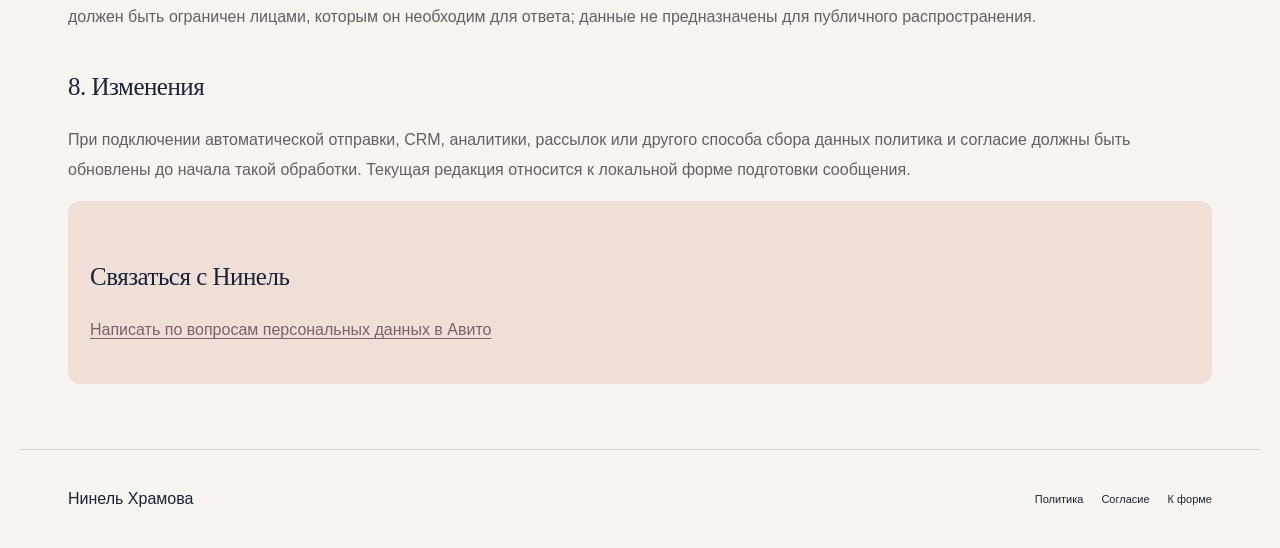
<file: privacy.html>
<!doctype html><html lang="ru"><head><meta charset="utf-8"><meta name="viewport" content="width=device-width, initial-scale=1"><meta name="theme-color" content="#f6ece7"><title>Политика обработки персональных данных | Нинель Храмова</title><meta name="description" content="Политика обработки персональных данных для обращений к авитологу Нинель Храмовой."><link rel="canonical" href="https://ninel-khramova-avito.vercel.app/privacy"><link rel="stylesheet" href="/styles.css"></head><body><a class="skip-link" href="#main">К содержанию</a><header class="header wrap"><a class="brand" href="/"><span class="mark">а.</span> Нинель Храмова</a><nav aria-label="Основная навигация"><a class="nav-cta" href="/#contact">Вернуться к форме →</a></nav></header><main class="article legal-page wrap" id="main"><p class="breadcrumb"><a href="/">Главная</a> / Персональные данные</p><h1>Политика обработки персональных данных</h1><p class="legal-date">Редакция от <time datetime="2026-10-20">20 октября 2026 года</time></p><p>Эта политика описывает работу формы на сайте Нинель Храмовой и обработку сведений, которые посетитель самостоятельно передаёт для консультации по продвижению на Авито.</p>
<h2>1. Кто получает обращение</h2><p>Нинель Храмова — авитолог, получатель заявок и оператор данных, переданных ей для ответа. Контакт по вопросам персональных данных: чат по объявлению Авито, ссылка в конце этой страницы.</p>
<h2>2. Данные и цели</h2><p>Имя, Telegram или номер телефона и добровольно указанная информация о бизнесе, профиле и задаче используются для ответа, консультации и согласования услуг. Не указывайте данные других людей, пароли, документы и платёжные реквизиты. Для рассылок и публикации отзывов или кейсов с персональными данными потребуется отдельное основание; согласие в форме таких действий не разрешает.</p>
<h2>3. Подготовка заявки в браузере</h2><p>Введённые сведения обрабатываются локальным JavaScript для подготовки текста. Форма не выполняет сетевую отправку, не использует базу данных и не сохраняет значения в localStorage или cookies. После перезагрузки форма не восстанавливается кодом сайта; автозаполнение может выполняться самим браузером по настройкам пользователя. Без JavaScript поля формы отключены.</p>
<h2>4. Передача сообщения</h2><p>Нинель получит заявку только после самостоятельной отправки посетителем в чат Авито. Далее для ответа может использоваться указанный в сообщении контакт. У площадок и средств связи есть собственные условия обработки данных. На сайте не подключены рекламные пиксели, системы аналитики или рассылки.</p>
<h2>5. Технические обращения к сайту</h2><p>Сайт размещён на Vercel. Открытие страницы и загрузка файлов создают технические запросы к хостингу, которые могут содержать IP-адрес, URL, время запроса и сведения о браузере. Работа хостинга регулируется также <a href="https://vercel.com/legal/privacy-policy" target="_blank" rel="noopener noreferrer">политикой Vercel</a>. Это отличается от отправки содержания заявки: сервер формы для сбора заявок не используется.</p>
<h2>6. Основание и срок</h2><p>Для ответа на добровольное обращение используется отдельное <a href="/consent">согласие посетителя</a>. Данные обрабатываются в объёме, необходимом для заявленной цели, до её достижения либо отзыва согласия, если закон не требует их дальнейшего хранения. Для последующего договора могут применяться иные предусмотренные законом основания.</p>
<h2>7. Права и безопасность</h2><p>Можно запросить сведения об обработке, исправление, прекращение обработки или удаление данных. Запрос направляется Нинель в чат Авито с темой «Персональные данные». Для проверки запроса используйте тот же контакт, с которого отправлялась заявка. Доступ к полученным обращениям должен быть ограничен лицами, которым он необходим для ответа; данные не предназначены для публичного распространения.</p>
<h2>8. Изменения</h2><p>При подключении автоматической отправки, CRM, аналитики, рассылок или другого способа сбора данных политика и согласие должны быть обновлены до начала такой обработки. Текущая редакция относится к локальной форме подготовки сообщения.</p><div class="legal-contact"><h2>Связаться с Нинель</h2><p><a href="https://www.avito.ru/cheboksary/predlozheniya_uslug/avitolog_uslugi_avitologa_avitolog_prodvizhenie_8453155492" target="_blank" rel="noopener noreferrer">Написать по вопросам персональных данных в Авито</a></p></div></main><footer class="wrap"><a href="/">Нинель Храмова</a><div class="footer-extra"><a href="/privacy">Политика</a><a href="/consent">Согласие</a><a href="/#contact">К форме</a></div></footer></body></html>
</file>
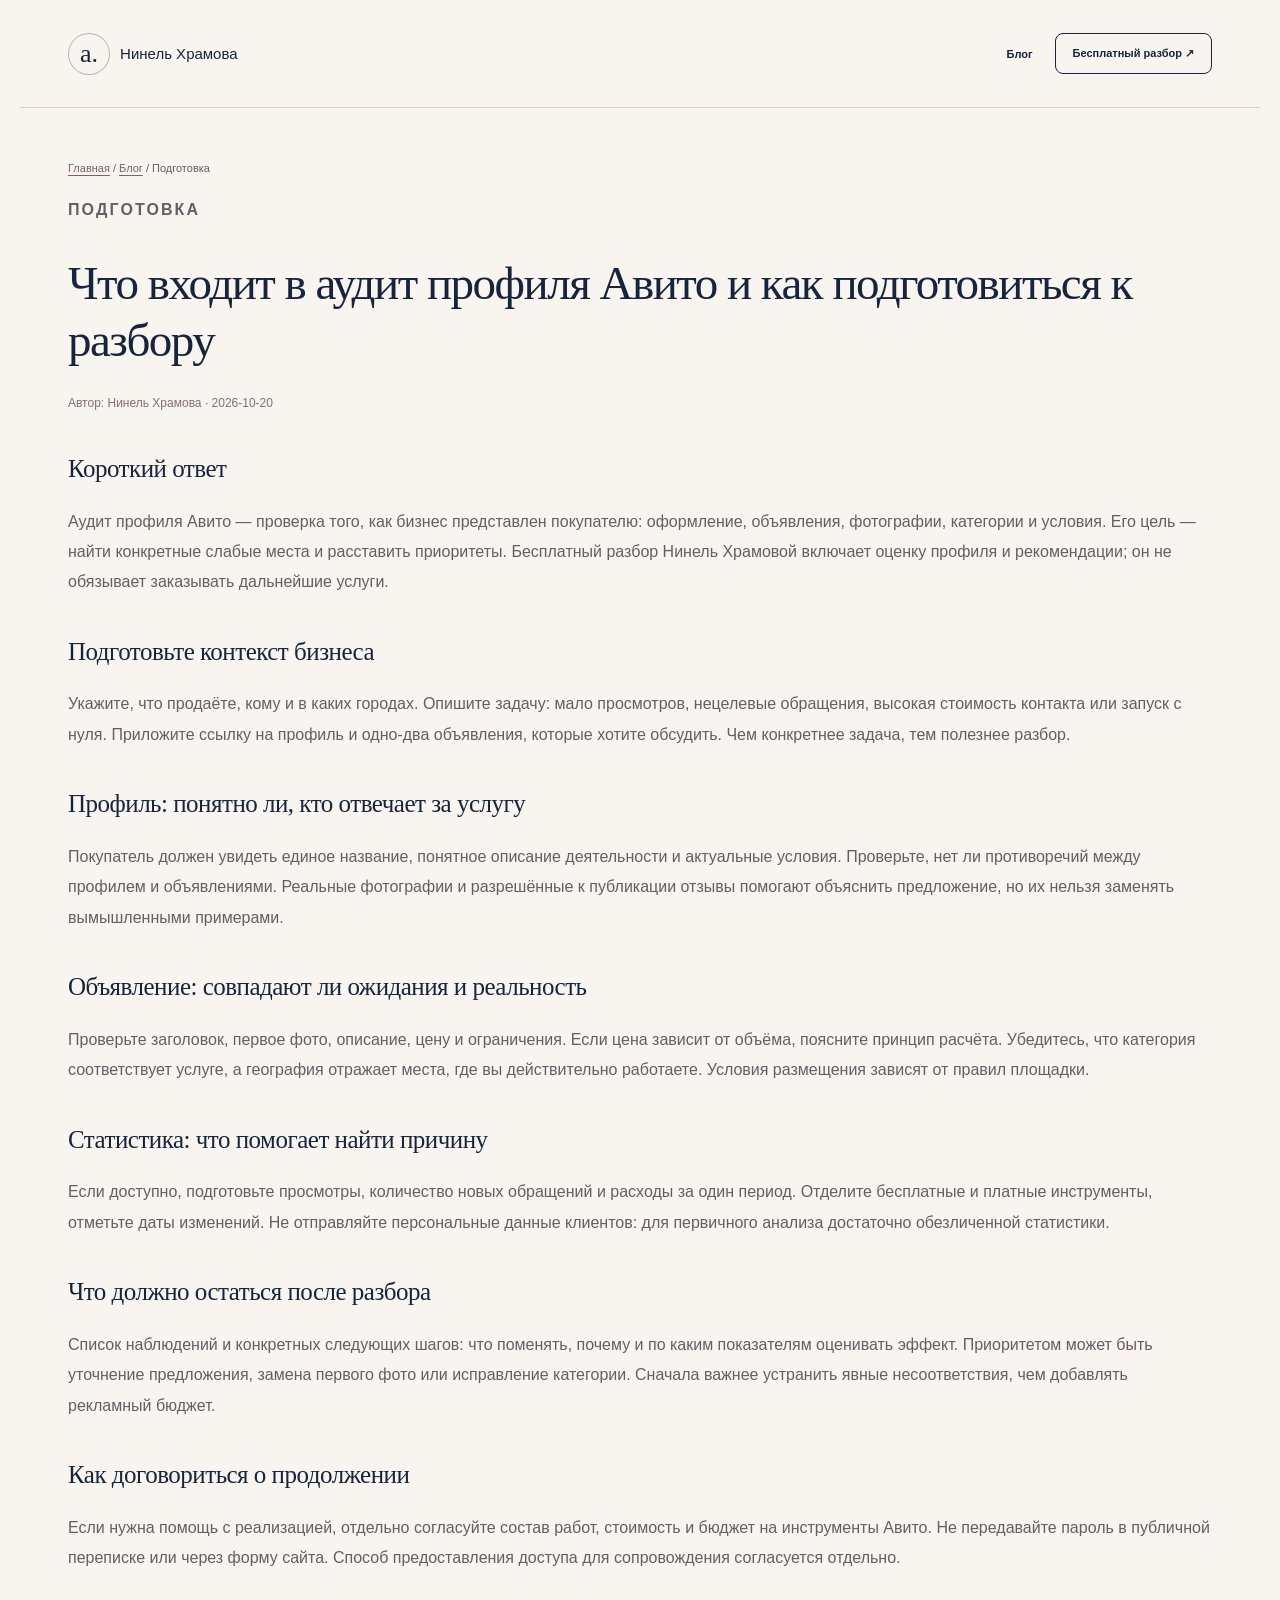
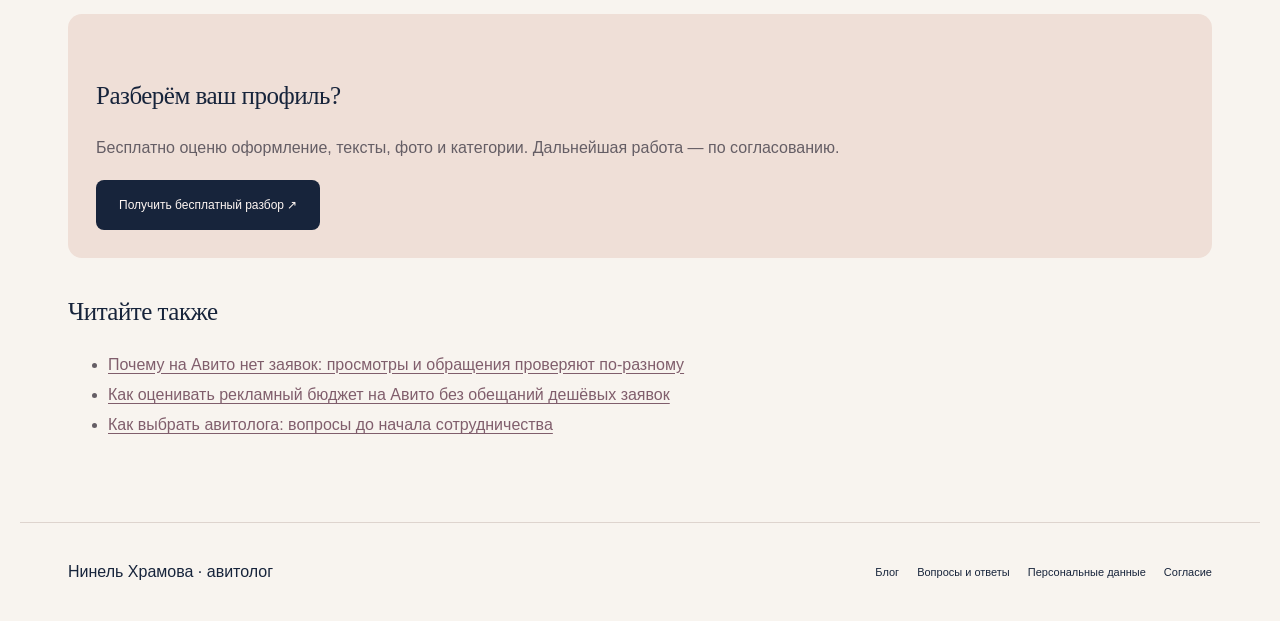
<file: blog/audit-profilya-avito.html>
<!doctype html>
<html lang="ru"><head><meta charset="utf-8"><meta name="viewport" content="width=device-width, initial-scale=1"><meta name="theme-color" content="#f6ece7">
<title>Что входит в аудит профиля Авито и как подготовиться к разбору | Нинель Храмова</title><meta name="description" content="Пошаговая подготовка к бесплатному разбору: профиль, объявления, фото, категории, статистика и вопросы авитологу."><meta name="author" content="Нинель Храмова">
<link rel="canonical" href="https://ninel-khramova-avito.vercel.app/blog/audit-profilya-avito"><meta property="og:url" content="https://ninel-khramova-avito.vercel.app/blog/audit-profilya-avito"><meta property="og:title" content="Что входит в аудит профиля Авито и как подготовиться к разбору | Нинель Храмова"><meta property="og:description" content="Пошаговая подготовка к бесплатному разбору: профиль, объявления, фото, категории, статистика и вопросы авитологу."><meta property="og:type" content="article"><meta property="og:locale" content="ru_RU">
<link rel="stylesheet" href="/styles.css"><script type="application/ld+json">{
  "@context": "https://schema.org",
  "@type": "BlogPosting",
  "@id": "https://ninel-khramova-avito.vercel.app/blog/audit-profilya-avito#article",
  "headline": "Что входит в аудит профиля Авито и как подготовиться к разбору",
  "description": "Пошаговая подготовка к бесплатному разбору: профиль, объявления, фото, категории, статистика и вопросы авитологу.",
  "datePublished": "2026-10-20",
  "dateModified": "2026-10-20",
  "inLanguage": "ru-RU",
  "mainEntityOfPage": "https://ninel-khramova-avito.vercel.app/blog/audit-profilya-avito",
  "author": {
    "@type": "Person",
    "@id": "https://ninel-khramova-avito.vercel.app/#ninel",
    "name": "Нинель Храмова",
    "url": "https://ninel-khramova-avito.vercel.app/"
  }
}</script></head><body>
<a class="skip-link" href="#main">К содержанию</a><header class="header wrap"><a class="brand" href="/"><span class="mark">а.</span> Нинель Храмова</a><nav aria-label="Основная навигация"><a href="/blog/">Блог</a><a class="nav-cta" href="/#contact">Бесплатный разбор ↗</a></nav></header>
<main class="article wrap" id="main"><p class="breadcrumb"><a href="/">Главная</a> / <a href="/blog/">Блог</a> / Подготовка</p><p class="eyebrow">Подготовка</p>
<h1>Что входит в аудит профиля Авито и как подготовиться к разбору</h1><p class="article-meta">Автор: Нинель Храмова · <time datetime="2026-10-20">2026-10-20</time></p>
<section><h2>Короткий ответ</h2><p>Аудит профиля Авито — проверка того, как бизнес представлен покупателю: оформление, объявления, фотографии, категории и условия. Его цель — найти конкретные слабые места и расставить приоритеты. Бесплатный разбор Нинель Храмовой включает оценку профиля и рекомендации; он не обязывает заказывать дальнейшие услуги.</p></section><section><h2>Подготовьте контекст бизнеса</h2><p>Укажите, что продаёте, кому и в каких городах. Опишите задачу: мало просмотров, нецелевые обращения, высокая стоимость контакта или запуск с нуля. Приложите ссылку на профиль и одно-два объявления, которые хотите обсудить. Чем конкретнее задача, тем полезнее разбор.</p></section><section><h2>Профиль: понятно ли, кто отвечает за услугу</h2><p>Покупатель должен увидеть единое название, понятное описание деятельности и актуальные условия. Проверьте, нет ли противоречий между профилем и объявлениями. Реальные фотографии и разрешённые к публикации отзывы помогают объяснить предложение, но их нельзя заменять вымышленными примерами.</p></section><section><h2>Объявление: совпадают ли ожидания и реальность</h2><p>Проверьте заголовок, первое фото, описание, цену и ограничения. Если цена зависит от объёма, поясните принцип расчёта. Убедитесь, что категория соответствует услуге, а география отражает места, где вы действительно работаете. Условия размещения зависят от правил площадки.</p></section><section><h2>Статистика: что помогает найти причину</h2><p>Если доступно, подготовьте просмотры, количество новых обращений и расходы за один период. Отделите бесплатные и платные инструменты, отметьте даты изменений. Не отправляйте персональные данные клиентов: для первичного анализа достаточно обезличенной статистики.</p></section><section><h2>Что должно остаться после разбора</h2><p>Список наблюдений и конкретных следующих шагов: что поменять, почему и по каким показателям оценивать эффект. Приоритетом может быть уточнение предложения, замена первого фото или исправление категории. Сначала важнее устранить явные несоответствия, чем добавлять рекламный бюджет.</p></section><section><h2>Как договориться о продолжении</h2><p>Если нужна помощь с реализацией, отдельно согласуйте состав работ, стоимость и бюджет на инструменты Авито. Не передавайте пароль в публичной переписке или через форму сайта. Способ предоставления доступа для сопровождения согласуется отдельно.</p></section><aside class="article-cta"><h2>Разберём ваш профиль?</h2><p>Бесплатно оценю оформление, тексты, фото и категории. Дальнейшая работа — по согласованию.</p><a class="button" href="/#contact">Получить бесплатный разбор ↗</a></aside><h2>Читайте также</h2><ul><li><a href="/blog/pochemu-net-zayavok">Почему на Авито нет заявок: просмотры и обращения проверяют по-разному</a></li><li><a href="/blog/byudzhet-avito">Как оценивать рекламный бюджет на Авито без обещаний дешёвых заявок</a></li><li><a href="/blog/kak-vybrat-avitologa">Как выбрать авитолога: вопросы до начала сотрудничества</a></li></ul></main><footer class="wrap"><a href="/">Нинель Храмова · авитолог</a><div class="footer-extra"><a href="/blog/">Блог</a><a href="/#faq">Вопросы и ответы</a><a href="/privacy">Персональные данные</a><a href="/consent">Согласие</a></div></footer></body></html>
</file>
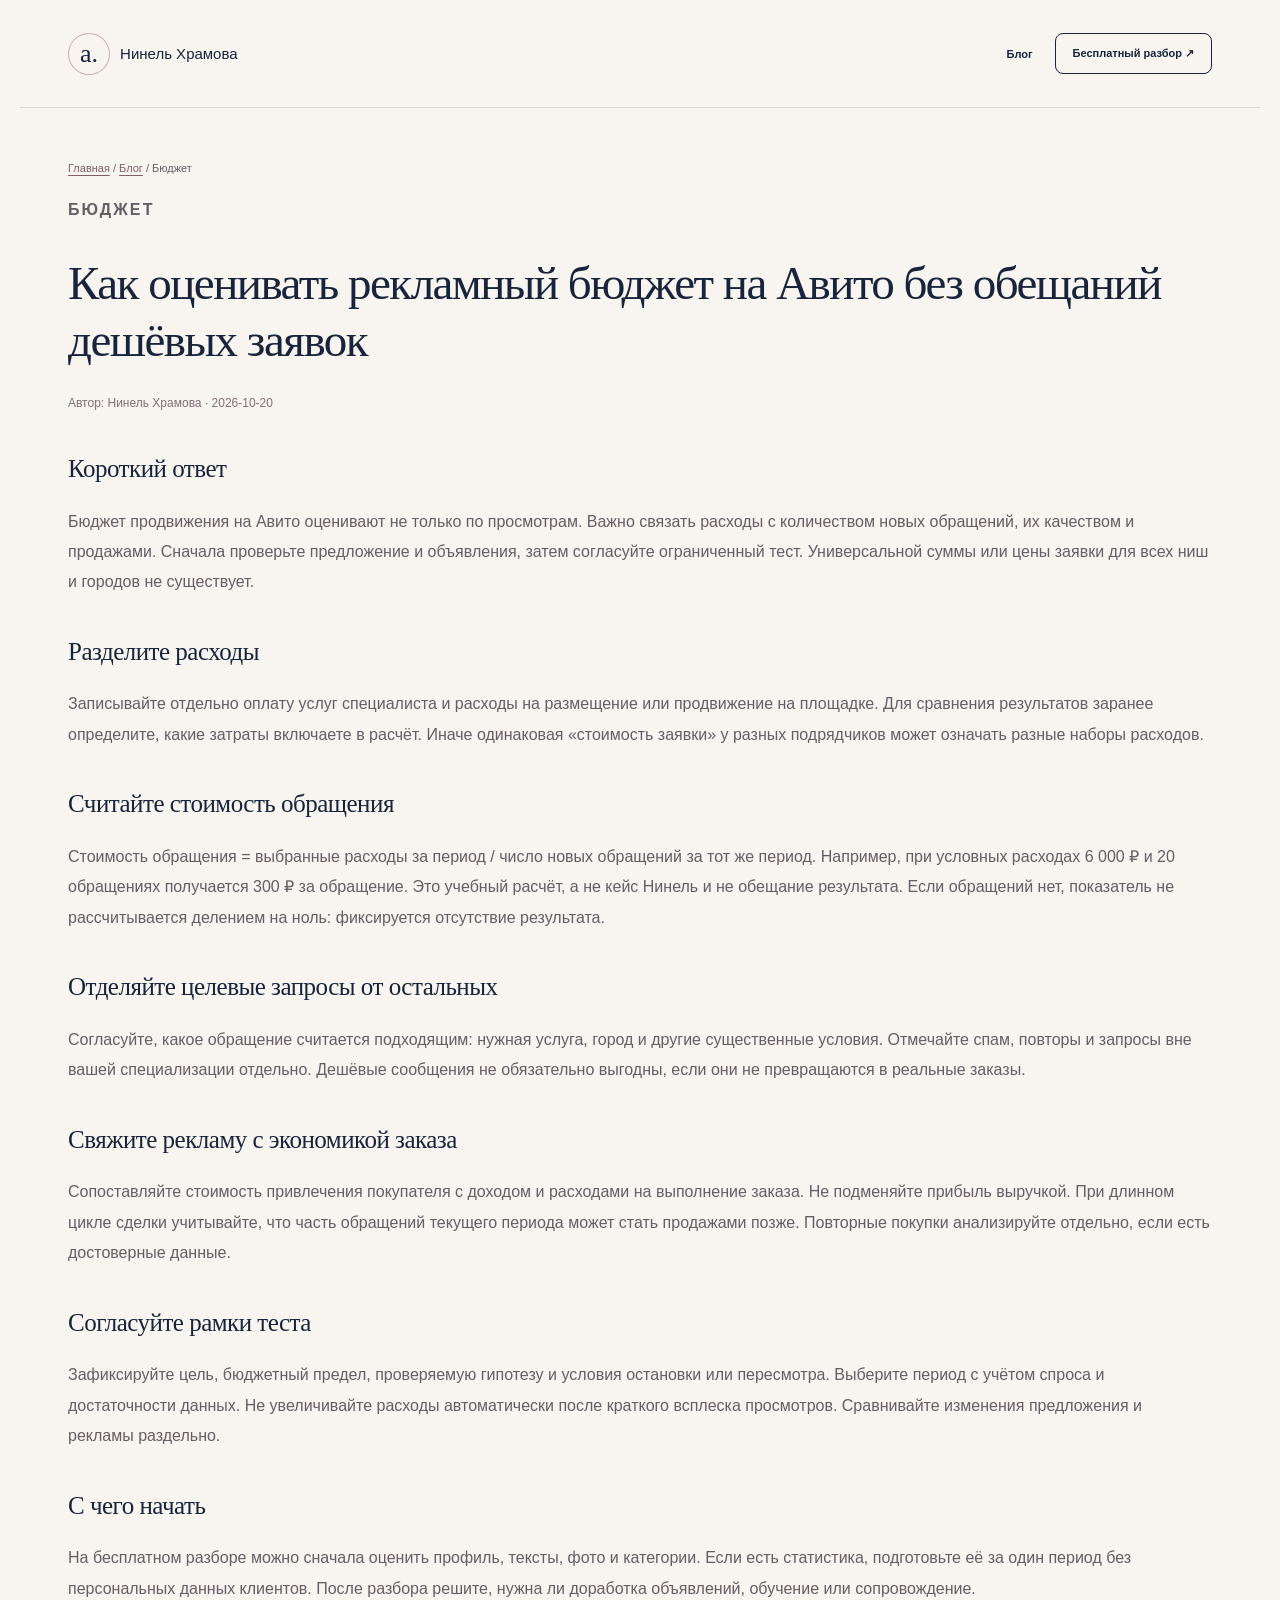
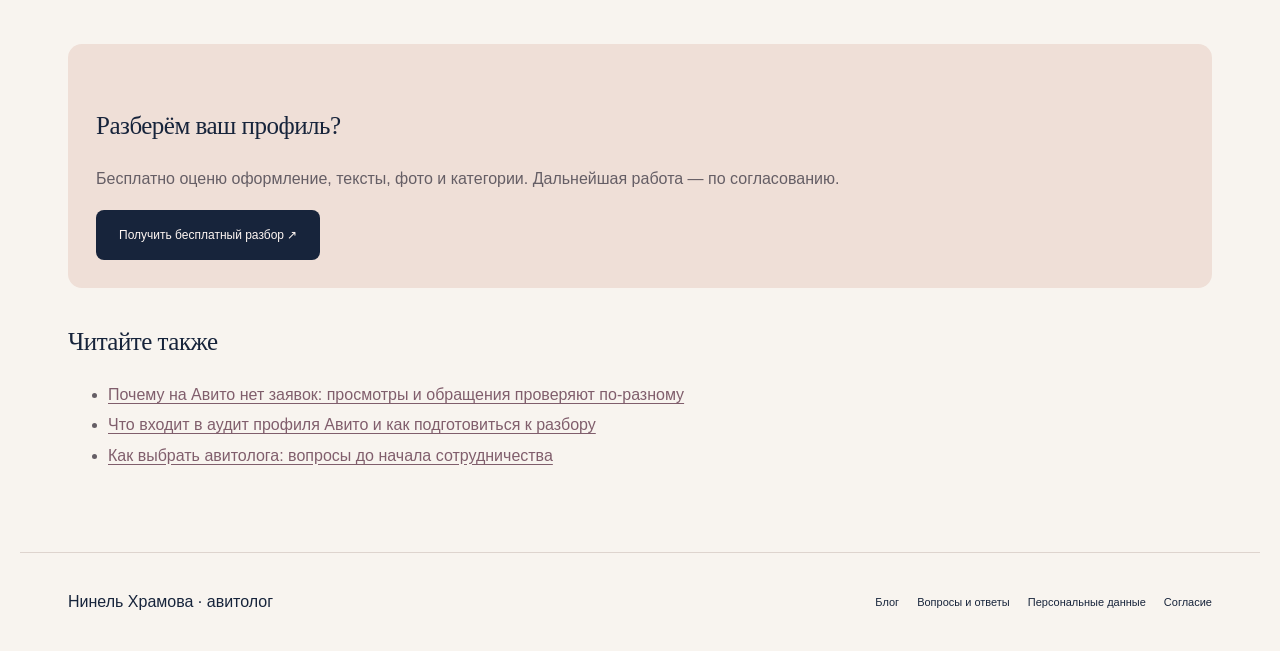
<file: blog/byudzhet-avito.html>
<!doctype html>
<html lang="ru"><head><meta charset="utf-8"><meta name="viewport" content="width=device-width, initial-scale=1"><meta name="theme-color" content="#f6ece7">
<title>Как оценивать рекламный бюджет на Авито без обещаний дешёвых заявок | Нинель Храмова</title><meta name="description" content="Простой способ связать расходы, обращения и продажи: стоимость контакта, качество запросов и бюджет тестирования."><meta name="author" content="Нинель Храмова">
<link rel="canonical" href="https://ninel-khramova-avito.vercel.app/blog/byudzhet-avito"><meta property="og:url" content="https://ninel-khramova-avito.vercel.app/blog/byudzhet-avito"><meta property="og:title" content="Как оценивать рекламный бюджет на Авито без обещаний дешёвых заявок | Нинель Храмова"><meta property="og:description" content="Простой способ связать расходы, обращения и продажи: стоимость контакта, качество запросов и бюджет тестирования."><meta property="og:type" content="article"><meta property="og:locale" content="ru_RU">
<link rel="stylesheet" href="/styles.css"><script type="application/ld+json">{
  "@context": "https://schema.org",
  "@type": "BlogPosting",
  "@id": "https://ninel-khramova-avito.vercel.app/blog/byudzhet-avito#article",
  "headline": "Как оценивать рекламный бюджет на Авито без обещаний дешёвых заявок",
  "description": "Простой способ связать расходы, обращения и продажи: стоимость контакта, качество запросов и бюджет тестирования.",
  "datePublished": "2026-10-20",
  "dateModified": "2026-10-20",
  "inLanguage": "ru-RU",
  "mainEntityOfPage": "https://ninel-khramova-avito.vercel.app/blog/byudzhet-avito",
  "author": {
    "@type": "Person",
    "@id": "https://ninel-khramova-avito.vercel.app/#ninel",
    "name": "Нинель Храмова",
    "url": "https://ninel-khramova-avito.vercel.app/"
  }
}</script></head><body>
<a class="skip-link" href="#main">К содержанию</a><header class="header wrap"><a class="brand" href="/"><span class="mark">а.</span> Нинель Храмова</a><nav aria-label="Основная навигация"><a href="/blog/">Блог</a><a class="nav-cta" href="/#contact">Бесплатный разбор ↗</a></nav></header>
<main class="article wrap" id="main"><p class="breadcrumb"><a href="/">Главная</a> / <a href="/blog/">Блог</a> / Бюджет</p><p class="eyebrow">Бюджет</p>
<h1>Как оценивать рекламный бюджет на Авито без обещаний дешёвых заявок</h1><p class="article-meta">Автор: Нинель Храмова · <time datetime="2026-10-20">2026-10-20</time></p>
<section><h2>Короткий ответ</h2><p>Бюджет продвижения на Авито оценивают не только по просмотрам. Важно связать расходы с количеством новых обращений, их качеством и продажами. Сначала проверьте предложение и объявления, затем согласуйте ограниченный тест. Универсальной суммы или цены заявки для всех ниш и городов не существует.</p></section><section><h2>Разделите расходы</h2><p>Записывайте отдельно оплату услуг специалиста и расходы на размещение или продвижение на площадке. Для сравнения результатов заранее определите, какие затраты включаете в расчёт. Иначе одинаковая «стоимость заявки» у разных подрядчиков может означать разные наборы расходов.</p></section><section><h2>Считайте стоимость обращения</h2><p>Стоимость обращения = выбранные расходы за период / число новых обращений за тот же период. Например, при условных расходах 6 000 ₽ и 20 обращениях получается 300 ₽ за обращение. Это учебный расчёт, а не кейс Нинель и не обещание результата. Если обращений нет, показатель не рассчитывается делением на ноль: фиксируется отсутствие результата.</p></section><section><h2>Отделяйте целевые запросы от остальных</h2><p>Согласуйте, какое обращение считается подходящим: нужная услуга, город и другие существенные условия. Отмечайте спам, повторы и запросы вне вашей специализации отдельно. Дешёвые сообщения не обязательно выгодны, если они не превращаются в реальные заказы.</p></section><section><h2>Свяжите рекламу с экономикой заказа</h2><p>Сопоставляйте стоимость привлечения покупателя с доходом и расходами на выполнение заказа. Не подменяйте прибыль выручкой. При длинном цикле сделки учитывайте, что часть обращений текущего периода может стать продажами позже. Повторные покупки анализируйте отдельно, если есть достоверные данные.</p></section><section><h2>Согласуйте рамки теста</h2><p>Зафиксируйте цель, бюджетный предел, проверяемую гипотезу и условия остановки или пересмотра. Выберите период с учётом спроса и достаточности данных. Не увеличивайте расходы автоматически после краткого всплеска просмотров. Сравнивайте изменения предложения и рекламы раздельно.</p></section><section><h2>С чего начать</h2><p>На бесплатном разборе можно сначала оценить профиль, тексты, фото и категории. Если есть статистика, подготовьте её за один период без персональных данных клиентов. После разбора решите, нужна ли доработка объявлений, обучение или сопровождение.</p></section><aside class="article-cta"><h2>Разберём ваш профиль?</h2><p>Бесплатно оценю оформление, тексты, фото и категории. Дальнейшая работа — по согласованию.</p><a class="button" href="/#contact">Получить бесплатный разбор ↗</a></aside><h2>Читайте также</h2><ul><li><a href="/blog/pochemu-net-zayavok">Почему на Авито нет заявок: просмотры и обращения проверяют по-разному</a></li><li><a href="/blog/audit-profilya-avito">Что входит в аудит профиля Авито и как подготовиться к разбору</a></li><li><a href="/blog/kak-vybrat-avitologa">Как выбрать авитолога: вопросы до начала сотрудничества</a></li></ul></main><footer class="wrap"><a href="/">Нинель Храмова · авитолог</a><div class="footer-extra"><a href="/blog/">Блог</a><a href="/#faq">Вопросы и ответы</a><a href="/privacy">Персональные данные</a><a href="/consent">Согласие</a></div></footer></body></html>
</file>
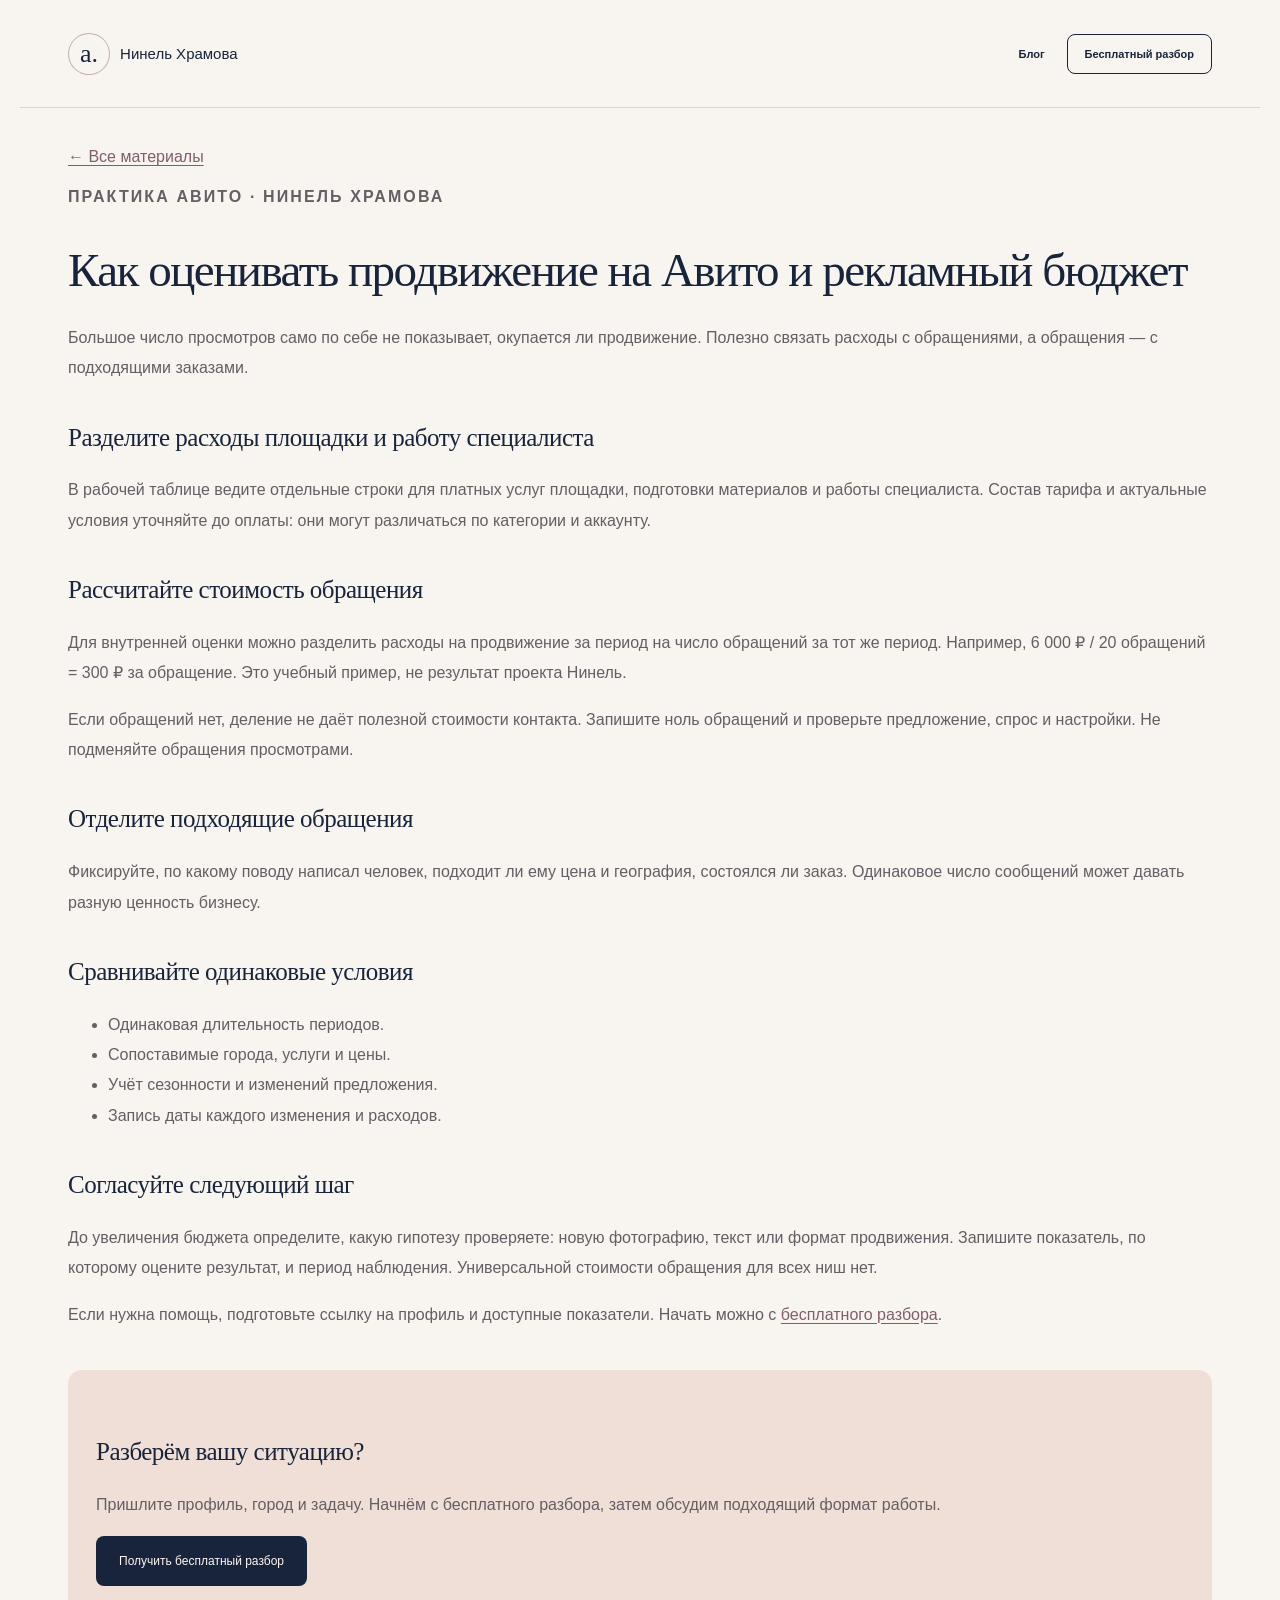
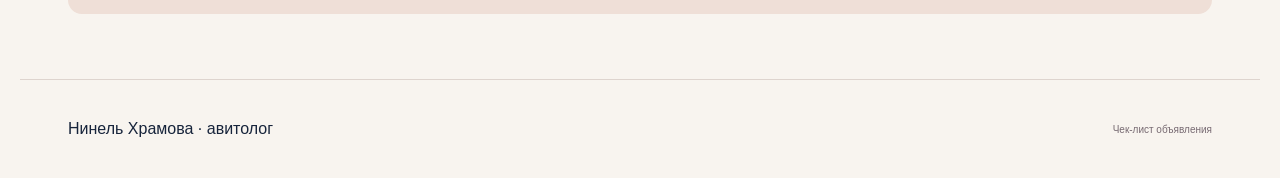
<file: blog/byudzhet.html>
<!doctype html><html lang="ru"><head><meta charset="utf-8"><meta name="viewport" content="width=device-width, initial-scale=1"><title>Как оценивать продвижение на Авито и рекламный бюджет | Нинель Храмова</title><meta name="description" content="Расходы, обращения и стоимость контакта: как сравнивать результаты продвижения на Авито без ложных выводов."><link rel="canonical" href="https://ninel-khramova-avito.vercel.app/blog/byudzhet"><meta property="og:title" content="Как оценивать продвижение на Авито и рекламный бюджет"><meta property="og:description" content="Расходы, обращения и стоимость контакта: как сравнивать результаты продвижения на Авито без ложных выводов."><meta property="og:type" content="article"><link rel="stylesheet" href="/styles.css"></head><body><header class="header wrap"><a class="brand" href="/"><span class="mark">а.</span> Нинель Храмова</a><nav><a href="/blog/">Блог</a><a class="nav-cta" href="/#contact">Бесплатный разбор</a></nav></header><main class="article wrap"><a href="/blog/">← Все материалы</a><p class="eyebrow">Практика Авито · Нинель Храмова</p><h1>Как оценивать продвижение на Авито и рекламный бюджет</h1><p>Большое число просмотров само по себе не показывает, окупается ли продвижение. Полезно связать расходы с обращениями, а обращения — с подходящими заказами.</p><h2>Разделите расходы площадки и работу специалиста</h2><p>В рабочей таблице ведите отдельные строки для платных услуг площадки, подготовки материалов и работы специалиста. Состав тарифа и актуальные условия уточняйте до оплаты: они могут различаться по категории и аккаунту.</p><h2>Рассчитайте стоимость обращения</h2><p>Для внутренней оценки можно разделить расходы на продвижение за период на число обращений за тот же период. Например, 6 000 ₽ / 20 обращений = 300 ₽ за обращение. Это учебный пример, не результат проекта Нинель.</p><p>Если обращений нет, деление не даёт полезной стоимости контакта. Запишите ноль обращений и проверьте предложение, спрос и настройки. Не подменяйте обращения просмотрами.</p><h2>Отделите подходящие обращения</h2><p>Фиксируйте, по какому поводу написал человек, подходит ли ему цена и география, состоялся ли заказ. Одинаковое число сообщений может давать разную ценность бизнесу.</p><h2>Сравнивайте одинаковые условия</h2><ul><li>Одинаковая длительность периодов.</li><li>Сопоставимые города, услуги и цены.</li><li>Учёт сезонности и изменений предложения.</li><li>Запись даты каждого изменения и расходов.</li></ul><h2>Согласуйте следующий шаг</h2><p>До увеличения бюджета определите, какую гипотезу проверяете: новую фотографию, текст или формат продвижения. Запишите показатель, по которому оцените результат, и период наблюдения. Универсальной стоимости обращения для всех ниш нет.</p><p>Если нужна помощь, подготовьте ссылку на профиль и доступные показатели. Начать можно с <a href="/#contact">бесплатного разбора</a>.</p><div class="article-cta"><h2>Разберём вашу ситуацию?</h2><p>Пришлите профиль, город и задачу. Начнём с бесплатного разбора, затем обсудим подходящий формат работы.</p><a class="button" href="/#contact">Получить бесплатный разбор</a></div></main><footer class="wrap"><a href="/">Нинель Храмова · авитолог</a><a href="/#checklist">Чек-лист объявления</a></footer></body></html>
</file>
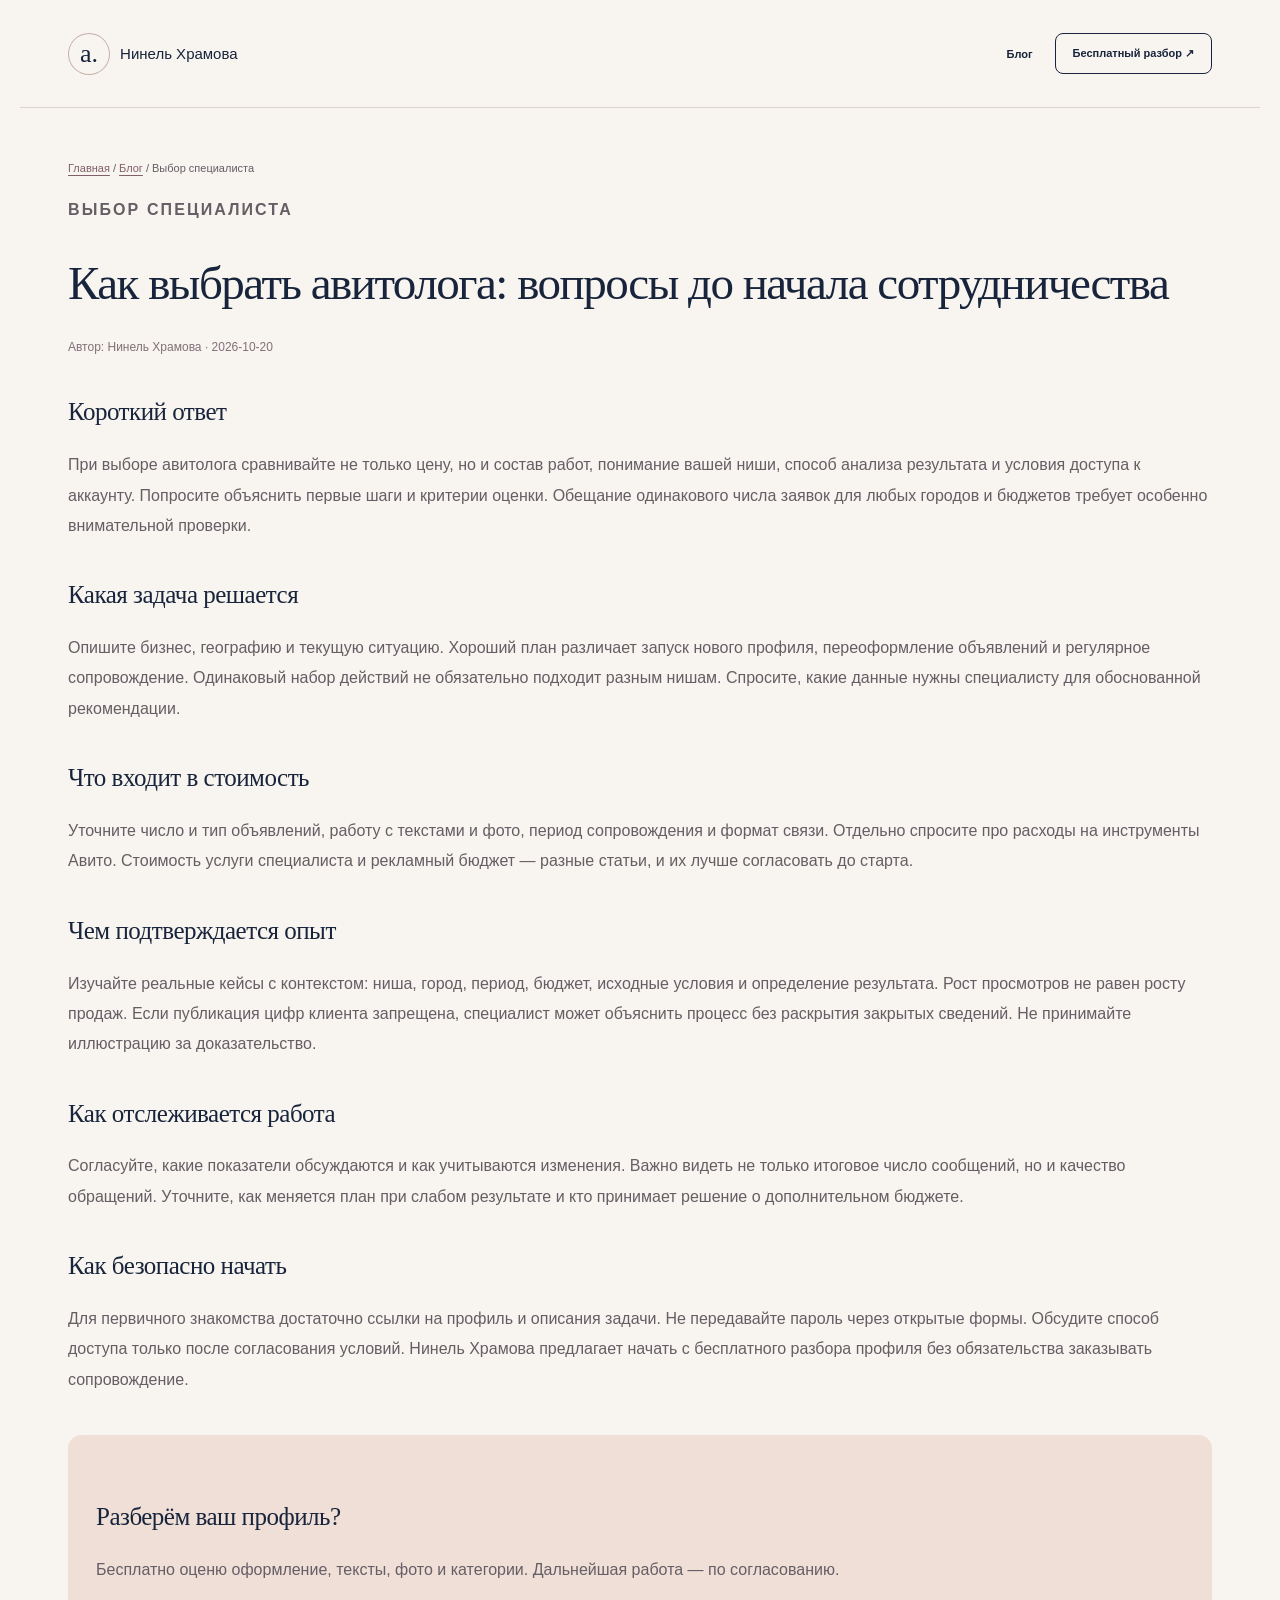
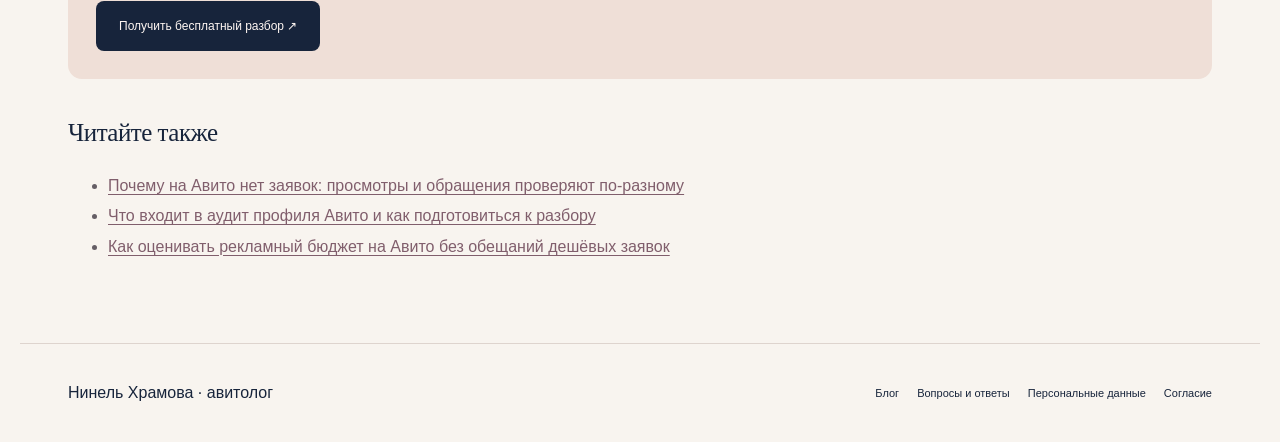
<file: blog/kak-vybrat-avitologa.html>
<!doctype html>
<html lang="ru"><head><meta charset="utf-8"><meta name="viewport" content="width=device-width, initial-scale=1"><meta name="theme-color" content="#f6ece7">
<title>Как выбрать авитолога: вопросы до начала сотрудничества | Нинель Храмова</title><meta name="description" content="Что спросить об услугах авитолога, цене, рекламном бюджете, отчётности и доступе к аккаунту до оплаты."><meta name="author" content="Нинель Храмова">
<link rel="canonical" href="https://ninel-khramova-avito.vercel.app/blog/kak-vybrat-avitologa"><meta property="og:url" content="https://ninel-khramova-avito.vercel.app/blog/kak-vybrat-avitologa"><meta property="og:title" content="Как выбрать авитолога: вопросы до начала сотрудничества | Нинель Храмова"><meta property="og:description" content="Что спросить об услугах авитолога, цене, рекламном бюджете, отчётности и доступе к аккаунту до оплаты."><meta property="og:type" content="article"><meta property="og:locale" content="ru_RU">
<link rel="stylesheet" href="/styles.css"><script type="application/ld+json">{
  "@context": "https://schema.org",
  "@type": "BlogPosting",
  "@id": "https://ninel-khramova-avito.vercel.app/blog/kak-vybrat-avitologa#article",
  "headline": "Как выбрать авитолога: вопросы до начала сотрудничества",
  "description": "Что спросить об услугах авитолога, цене, рекламном бюджете, отчётности и доступе к аккаунту до оплаты.",
  "datePublished": "2026-10-20",
  "dateModified": "2026-10-20",
  "inLanguage": "ru-RU",
  "mainEntityOfPage": "https://ninel-khramova-avito.vercel.app/blog/kak-vybrat-avitologa",
  "author": {
    "@type": "Person",
    "@id": "https://ninel-khramova-avito.vercel.app/#ninel",
    "name": "Нинель Храмова",
    "url": "https://ninel-khramova-avito.vercel.app/"
  }
}</script></head><body>
<a class="skip-link" href="#main">К содержанию</a><header class="header wrap"><a class="brand" href="/"><span class="mark">а.</span> Нинель Храмова</a><nav aria-label="Основная навигация"><a href="/blog/">Блог</a><a class="nav-cta" href="/#contact">Бесплатный разбор ↗</a></nav></header>
<main class="article wrap" id="main"><p class="breadcrumb"><a href="/">Главная</a> / <a href="/blog/">Блог</a> / Выбор специалиста</p><p class="eyebrow">Выбор специалиста</p>
<h1>Как выбрать авитолога: вопросы до начала сотрудничества</h1><p class="article-meta">Автор: Нинель Храмова · <time datetime="2026-10-20">2026-10-20</time></p>
<section><h2>Короткий ответ</h2><p>При выборе авитолога сравнивайте не только цену, но и состав работ, понимание вашей ниши, способ анализа результата и условия доступа к аккаунту. Попросите объяснить первые шаги и критерии оценки. Обещание одинакового числа заявок для любых городов и бюджетов требует особенно внимательной проверки.</p></section><section><h2>Какая задача решается</h2><p>Опишите бизнес, географию и текущую ситуацию. Хороший план различает запуск нового профиля, переоформление объявлений и регулярное сопровождение. Одинаковый набор действий не обязательно подходит разным нишам. Спросите, какие данные нужны специалисту для обоснованной рекомендации.</p></section><section><h2>Что входит в стоимость</h2><p>Уточните число и тип объявлений, работу с текстами и фото, период сопровождения и формат связи. Отдельно спросите про расходы на инструменты Авито. Стоимость услуги специалиста и рекламный бюджет — разные статьи, и их лучше согласовать до старта.</p></section><section><h2>Чем подтверждается опыт</h2><p>Изучайте реальные кейсы с контекстом: ниша, город, период, бюджет, исходные условия и определение результата. Рост просмотров не равен росту продаж. Если публикация цифр клиента запрещена, специалист может объяснить процесс без раскрытия закрытых сведений. Не принимайте иллюстрацию за доказательство.</p></section><section><h2>Как отслеживается работа</h2><p>Согласуйте, какие показатели обсуждаются и как учитываются изменения. Важно видеть не только итоговое число сообщений, но и качество обращений. Уточните, как меняется план при слабом результате и кто принимает решение о дополнительном бюджете.</p></section><section><h2>Как безопасно начать</h2><p>Для первичного знакомства достаточно ссылки на профиль и описания задачи. Не передавайте пароль через открытые формы. Обсудите способ доступа только после согласования условий. Нинель Храмова предлагает начать с бесплатного разбора профиля без обязательства заказывать сопровождение.</p></section><aside class="article-cta"><h2>Разберём ваш профиль?</h2><p>Бесплатно оценю оформление, тексты, фото и категории. Дальнейшая работа — по согласованию.</p><a class="button" href="/#contact">Получить бесплатный разбор ↗</a></aside><h2>Читайте также</h2><ul><li><a href="/blog/pochemu-net-zayavok">Почему на Авито нет заявок: просмотры и обращения проверяют по-разному</a></li><li><a href="/blog/audit-profilya-avito">Что входит в аудит профиля Авито и как подготовиться к разбору</a></li><li><a href="/blog/byudzhet-avito">Как оценивать рекламный бюджет на Авито без обещаний дешёвых заявок</a></li></ul></main><footer class="wrap"><a href="/">Нинель Храмова · авитолог</a><div class="footer-extra"><a href="/blog/">Блог</a><a href="/#faq">Вопросы и ответы</a><a href="/privacy">Персональные данные</a><a href="/consent">Согласие</a></div></footer></body></html>
</file>
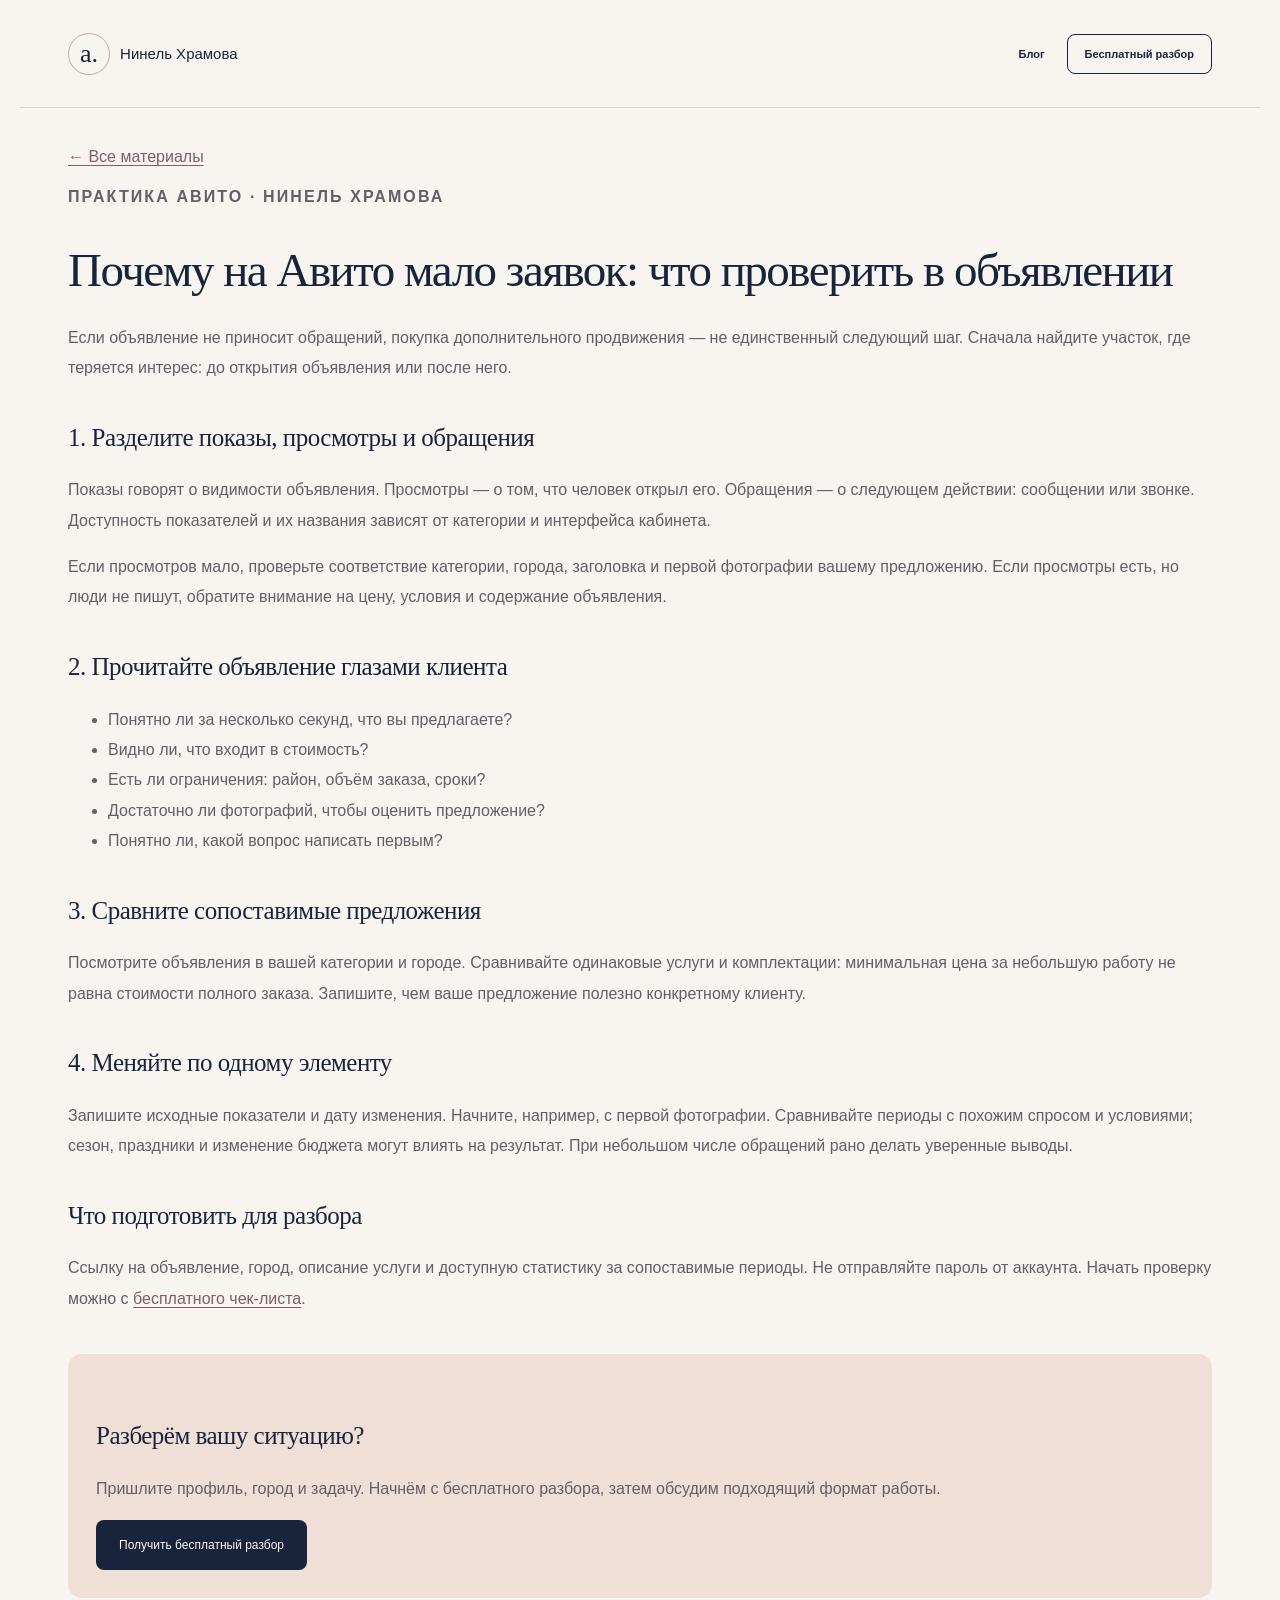
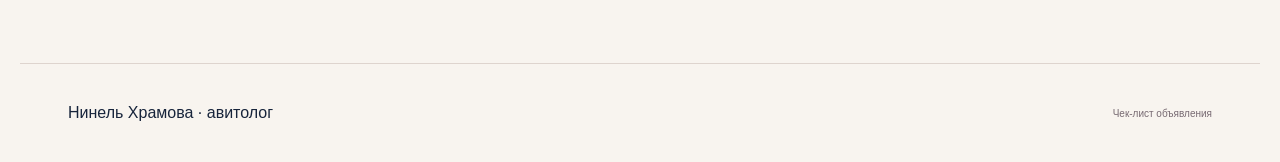
<file: blog/malo-zayavok.html>
<!doctype html><html lang="ru"><head><meta charset="utf-8"><meta name="viewport" content="width=device-width, initial-scale=1"><title>Почему на Авито мало заявок: что проверить в объявлении | Нинель Храмова</title><meta name="description" content="Как разобрать показы, просмотры и обращения на Авито и понять, что улучшать первым."><link rel="canonical" href="https://ninel-khramova-avito.vercel.app/blog/malo-zayavok"><meta property="og:title" content="Почему на Авито мало заявок: что проверить в объявлении"><meta property="og:description" content="Как разобрать показы, просмотры и обращения на Авито и понять, что улучшать первым."><meta property="og:type" content="article"><link rel="stylesheet" href="/styles.css"></head><body><header class="header wrap"><a class="brand" href="/"><span class="mark">а.</span> Нинель Храмова</a><nav><a href="/blog/">Блог</a><a class="nav-cta" href="/#contact">Бесплатный разбор</a></nav></header><main class="article wrap"><a href="/blog/">← Все материалы</a><p class="eyebrow">Практика Авито · Нинель Храмова</p><h1>Почему на Авито мало заявок: что проверить в объявлении</h1><p>Если объявление не приносит обращений, покупка дополнительного продвижения — не единственный следующий шаг. Сначала найдите участок, где теряется интерес: до открытия объявления или после него.</p><h2>1. Разделите показы, просмотры и обращения</h2><p>Показы говорят о видимости объявления. Просмотры — о том, что человек открыл его. Обращения — о следующем действии: сообщении или звонке. Доступность показателей и их названия зависят от категории и интерфейса кабинета.</p><p>Если просмотров мало, проверьте соответствие категории, города, заголовка и первой фотографии вашему предложению. Если просмотры есть, но люди не пишут, обратите внимание на цену, условия и содержание объявления.</p><h2>2. Прочитайте объявление глазами клиента</h2><ul><li>Понятно ли за несколько секунд, что вы предлагаете?</li><li>Видно ли, что входит в стоимость?</li><li>Есть ли ограничения: район, объём заказа, сроки?</li><li>Достаточно ли фотографий, чтобы оценить предложение?</li><li>Понятно ли, какой вопрос написать первым?</li></ul><h2>3. Сравните сопоставимые предложения</h2><p>Посмотрите объявления в вашей категории и городе. Сравнивайте одинаковые услуги и комплектации: минимальная цена за небольшую работу не равна стоимости полного заказа. Запишите, чем ваше предложение полезно конкретному клиенту.</p><h2>4. Меняйте по одному элементу</h2><p>Запишите исходные показатели и дату изменения. Начните, например, с первой фотографии. Сравнивайте периоды с похожим спросом и условиями; сезон, праздники и изменение бюджета могут влиять на результат. При небольшом числе обращений рано делать уверенные выводы.</p><h2>Что подготовить для разбора</h2><p>Ссылку на объявление, город, описание услуги и доступную статистику за сопоставимые периоды. Не отправляйте пароль от аккаунта. Начать проверку можно с <a href="/#checklist">бесплатного чек-листа</a>.</p><div class="article-cta"><h2>Разберём вашу ситуацию?</h2><p>Пришлите профиль, город и задачу. Начнём с бесплатного разбора, затем обсудим подходящий формат работы.</p><a class="button" href="/#contact">Получить бесплатный разбор</a></div></main><footer class="wrap"><a href="/">Нинель Храмова · авитолог</a><a href="/#checklist">Чек-лист объявления</a></footer></body></html>
</file>
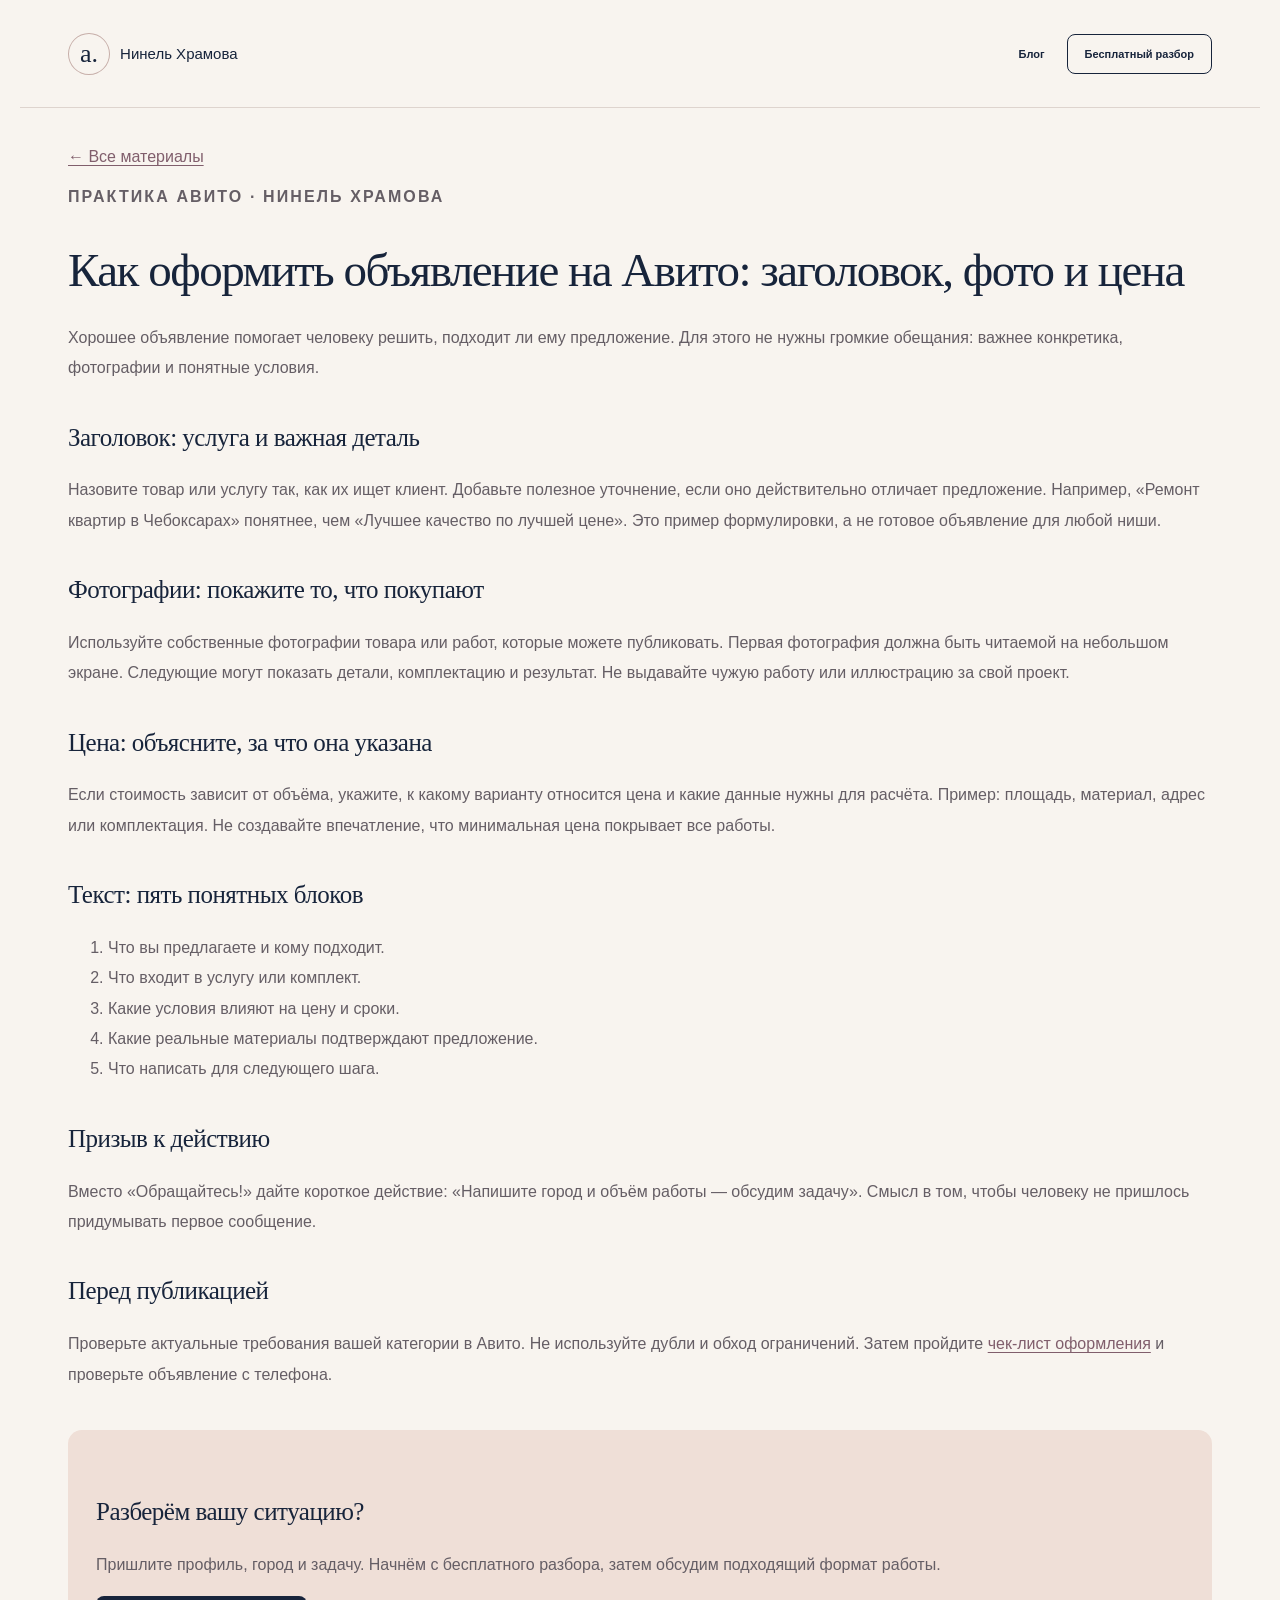
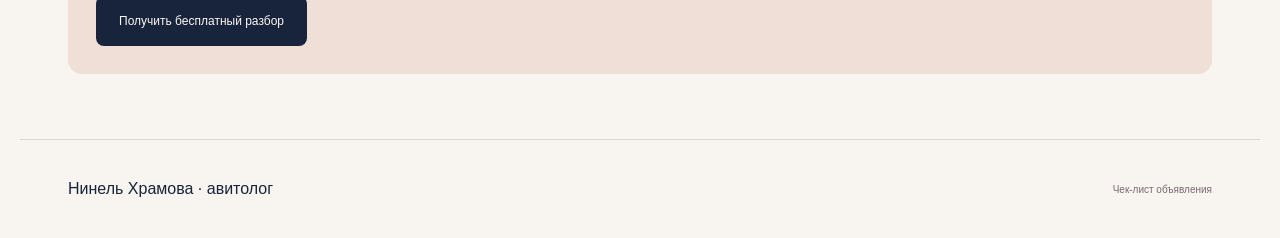
<file: blog/oformlenie.html>
<!doctype html><html lang="ru"><head><meta charset="utf-8"><meta name="viewport" content="width=device-width, initial-scale=1"><title>Как оформить объявление на Авито: заголовок, фото и цена | Нинель Храмова</title><meta name="description" content="Практическая структура объявления на Авито: понятное предложение, реальные фото, условия и призыв к действию."><link rel="canonical" href="https://ninel-khramova-avito.vercel.app/blog/oformlenie"><meta property="og:title" content="Как оформить объявление на Авито: заголовок, фото и цена"><meta property="og:description" content="Практическая структура объявления на Авито: понятное предложение, реальные фото, условия и призыв к действию."><meta property="og:type" content="article"><link rel="stylesheet" href="/styles.css"></head><body><header class="header wrap"><a class="brand" href="/"><span class="mark">а.</span> Нинель Храмова</a><nav><a href="/blog/">Блог</a><a class="nav-cta" href="/#contact">Бесплатный разбор</a></nav></header><main class="article wrap"><a href="/blog/">← Все материалы</a><p class="eyebrow">Практика Авито · Нинель Храмова</p><h1>Как оформить объявление на Авито: заголовок, фото и цена</h1><p>Хорошее объявление помогает человеку решить, подходит ли ему предложение. Для этого не нужны громкие обещания: важнее конкретика, фотографии и понятные условия.</p><h2>Заголовок: услуга и важная деталь</h2><p>Назовите товар или услугу так, как их ищет клиент. Добавьте полезное уточнение, если оно действительно отличает предложение. Например, «Ремонт квартир в Чебоксарах» понятнее, чем «Лучшее качество по лучшей цене». Это пример формулировки, а не готовое объявление для любой ниши.</p><h2>Фотографии: покажите то, что покупают</h2><p>Используйте собственные фотографии товара или работ, которые можете публиковать. Первая фотография должна быть читаемой на небольшом экране. Следующие могут показать детали, комплектацию и результат. Не выдавайте чужую работу или иллюстрацию за свой проект.</p><h2>Цена: объясните, за что она указана</h2><p>Если стоимость зависит от объёма, укажите, к какому варианту относится цена и какие данные нужны для расчёта. Пример: площадь, материал, адрес или комплектация. Не создавайте впечатление, что минимальная цена покрывает все работы.</p><h2>Текст: пять понятных блоков</h2><ol><li>Что вы предлагаете и кому подходит.</li><li>Что входит в услугу или комплект.</li><li>Какие условия влияют на цену и сроки.</li><li>Какие реальные материалы подтверждают предложение.</li><li>Что написать для следующего шага.</li></ol><h2>Призыв к действию</h2><p>Вместо «Обращайтесь!» дайте короткое действие: «Напишите город и объём работы — обсудим задачу». Смысл в том, чтобы человеку не пришлось придумывать первое сообщение.</p><h2>Перед публикацией</h2><p>Проверьте актуальные требования вашей категории в Авито. Не используйте дубли и обход ограничений. Затем пройдите <a href="/#checklist">чек-лист оформления</a> и проверьте объявление с телефона.</p><div class="article-cta"><h2>Разберём вашу ситуацию?</h2><p>Пришлите профиль, город и задачу. Начнём с бесплатного разбора, затем обсудим подходящий формат работы.</p><a class="button" href="/#contact">Получить бесплатный разбор</a></div></main><footer class="wrap"><a href="/">Нинель Храмова · авитолог</a><a href="/#checklist">Чек-лист объявления</a></footer></body></html>
</file>
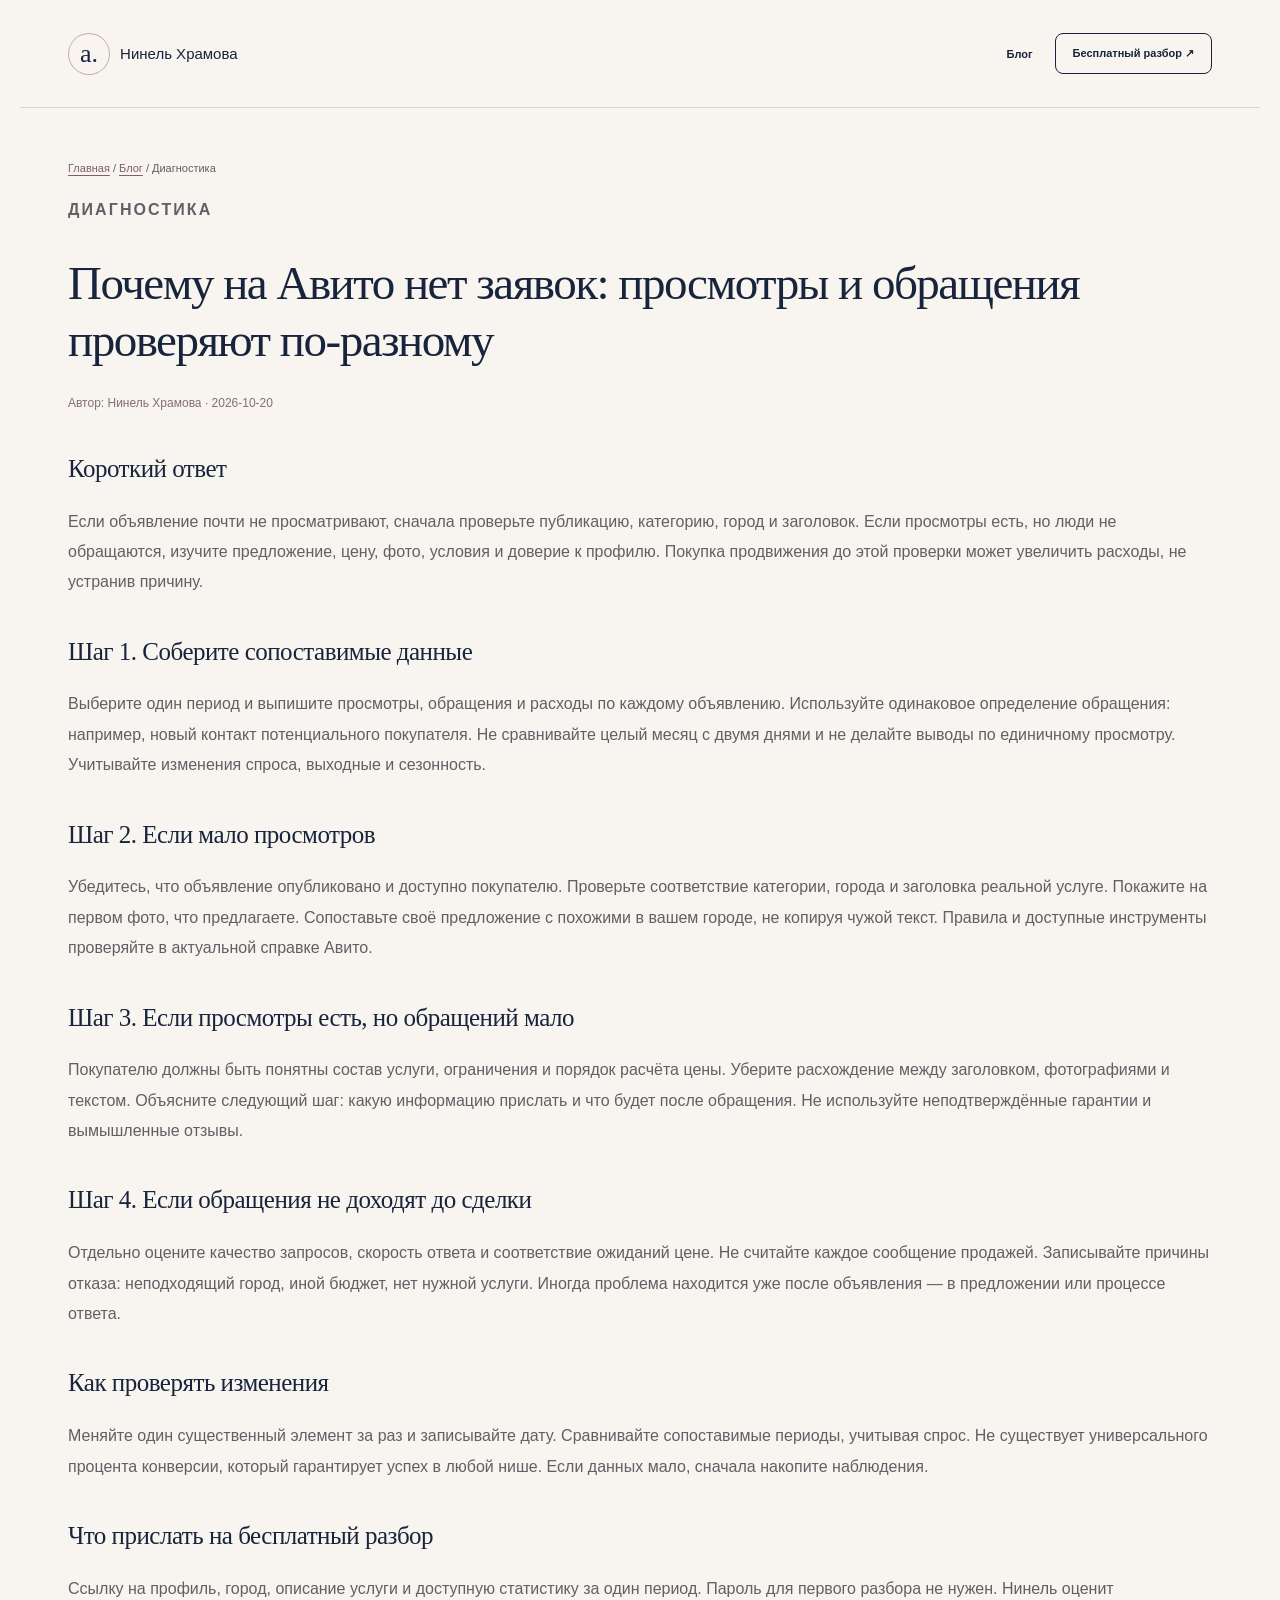
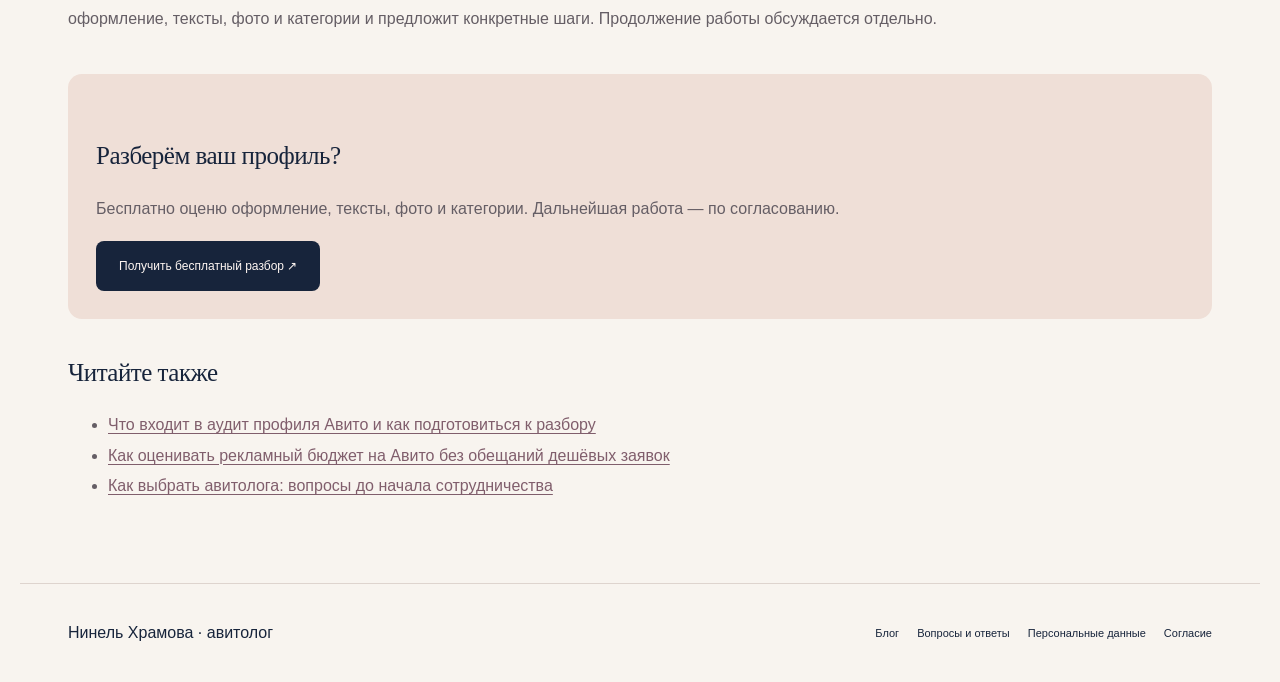
<file: blog/pochemu-net-zayavok.html>
<!doctype html>
<html lang="ru"><head><meta charset="utf-8"><meta name="viewport" content="width=device-width, initial-scale=1"><meta name="theme-color" content="#f6ece7">
<title>Почему на Авито нет заявок: просмотры и обращения проверяют по-разному | Нинель Храмова</title><meta name="description" content="Что проверить, если объявление не видят или просматривают без обращений: предложение, категория, фото, цена и обработка запросов."><meta name="author" content="Нинель Храмова">
<link rel="canonical" href="https://ninel-khramova-avito.vercel.app/blog/pochemu-net-zayavok"><meta property="og:url" content="https://ninel-khramova-avito.vercel.app/blog/pochemu-net-zayavok"><meta property="og:title" content="Почему на Авито нет заявок: просмотры и обращения проверяют по-разному | Нинель Храмова"><meta property="og:description" content="Что проверить, если объявление не видят или просматривают без обращений: предложение, категория, фото, цена и обработка запросов."><meta property="og:type" content="article"><meta property="og:locale" content="ru_RU">
<link rel="stylesheet" href="/styles.css"><script type="application/ld+json">{
  "@context": "https://schema.org",
  "@type": "BlogPosting",
  "@id": "https://ninel-khramova-avito.vercel.app/blog/pochemu-net-zayavok#article",
  "headline": "Почему на Авито нет заявок: просмотры и обращения проверяют по-разному",
  "description": "Что проверить, если объявление не видят или просматривают без обращений: предложение, категория, фото, цена и обработка запросов.",
  "datePublished": "2026-10-20",
  "dateModified": "2026-10-20",
  "inLanguage": "ru-RU",
  "mainEntityOfPage": "https://ninel-khramova-avito.vercel.app/blog/pochemu-net-zayavok",
  "author": {
    "@type": "Person",
    "@id": "https://ninel-khramova-avito.vercel.app/#ninel",
    "name": "Нинель Храмова",
    "url": "https://ninel-khramova-avito.vercel.app/"
  }
}</script></head><body>
<a class="skip-link" href="#main">К содержанию</a><header class="header wrap"><a class="brand" href="/"><span class="mark">а.</span> Нинель Храмова</a><nav aria-label="Основная навигация"><a href="/blog/">Блог</a><a class="nav-cta" href="/#contact">Бесплатный разбор ↗</a></nav></header>
<main class="article wrap" id="main"><p class="breadcrumb"><a href="/">Главная</a> / <a href="/blog/">Блог</a> / Диагностика</p><p class="eyebrow">Диагностика</p>
<h1>Почему на Авито нет заявок: просмотры и обращения проверяют по-разному</h1><p class="article-meta">Автор: Нинель Храмова · <time datetime="2026-10-20">2026-10-20</time></p>
<section><h2>Короткий ответ</h2><p>Если объявление почти не просматривают, сначала проверьте публикацию, категорию, город и заголовок. Если просмотры есть, но люди не обращаются, изучите предложение, цену, фото, условия и доверие к профилю. Покупка продвижения до этой проверки может увеличить расходы, не устранив причину.</p></section><section><h2>Шаг 1. Соберите сопоставимые данные</h2><p>Выберите один период и выпишите просмотры, обращения и расходы по каждому объявлению. Используйте одинаковое определение обращения: например, новый контакт потенциального покупателя. Не сравнивайте целый месяц с двумя днями и не делайте выводы по единичному просмотру. Учитывайте изменения спроса, выходные и сезонность.</p></section><section><h2>Шаг 2. Если мало просмотров</h2><p>Убедитесь, что объявление опубликовано и доступно покупателю. Проверьте соответствие категории, города и заголовка реальной услуге. Покажите на первом фото, что предлагаете. Сопоставьте своё предложение с похожими в вашем городе, не копируя чужой текст. Правила и доступные инструменты проверяйте в актуальной справке Авито.</p></section><section><h2>Шаг 3. Если просмотры есть, но обращений мало</h2><p>Покупателю должны быть понятны состав услуги, ограничения и порядок расчёта цены. Уберите расхождение между заголовком, фотографиями и текстом. Объясните следующий шаг: какую информацию прислать и что будет после обращения. Не используйте неподтверждённые гарантии и вымышленные отзывы.</p></section><section><h2>Шаг 4. Если обращения не доходят до сделки</h2><p>Отдельно оцените качество запросов, скорость ответа и соответствие ожиданий цене. Не считайте каждое сообщение продажей. Записывайте причины отказа: неподходящий город, иной бюджет, нет нужной услуги. Иногда проблема находится уже после объявления — в предложении или процессе ответа.</p></section><section><h2>Как проверять изменения</h2><p>Меняйте один существенный элемент за раз и записывайте дату. Сравнивайте сопоставимые периоды, учитывая спрос. Не существует универсального процента конверсии, который гарантирует успех в любой нише. Если данных мало, сначала накопите наблюдения.</p></section><section><h2>Что прислать на бесплатный разбор</h2><p>Ссылку на профиль, город, описание услуги и доступную статистику за один период. Пароль для первого разбора не нужен. Нинель оценит оформление, тексты, фото и категории и предложит конкретные шаги. Продолжение работы обсуждается отдельно.</p></section><aside class="article-cta"><h2>Разберём ваш профиль?</h2><p>Бесплатно оценю оформление, тексты, фото и категории. Дальнейшая работа — по согласованию.</p><a class="button" href="/#contact">Получить бесплатный разбор ↗</a></aside><h2>Читайте также</h2><ul><li><a href="/blog/audit-profilya-avito">Что входит в аудит профиля Авито и как подготовиться к разбору</a></li><li><a href="/blog/byudzhet-avito">Как оценивать рекламный бюджет на Авито без обещаний дешёвых заявок</a></li><li><a href="/blog/kak-vybrat-avitologa">Как выбрать авитолога: вопросы до начала сотрудничества</a></li></ul></main><footer class="wrap"><a href="/">Нинель Храмова · авитолог</a><div class="footer-extra"><a href="/blog/">Блог</a><a href="/#faq">Вопросы и ответы</a><a href="/privacy">Персональные данные</a><a href="/consent">Согласие</a></div></footer></body></html>
</file>
<file: styles.css>
:root{--paper:#f6f4ef;--ink:#202720;--muted:#6b7268;--green:#d9ed87;--line:#dcded4}*{box-sizing:border-box}html{scroll-behavior:smooth;scroll-padding-top:24px}body{margin:0;background:var(--paper);color:var(--ink);font-family:Manrope,Arial,sans-serif}a{color:inherit;text-decoration:none}button,input,textarea{font:inherit}.wrap{max-width:1200px;margin:auto;padding-left:40px;padding-right:40px}.header{height:110px;display:flex;align-items:center;justify-content:space-between}.brand{display:flex;align-items:center;gap:10px;font-weight:800;font-size:17px}.mark{font-size:30px;line-height:1;background:var(--green);padding:7px 11px;border-radius:50%}nav{display:flex;align-items:center;gap:32px;font-size:13px;font-weight:600}.nav-cta{border:1px solid var(--ink);padding:13px 19px;border-radius:30px}.hero{display:grid;grid-template-columns:1.1fr 1fr;gap:45px;padding-top:45px;padding-bottom:80px}.eyebrow{text-transform:uppercase;letter-spacing:2px;font-size:10px;font-weight:800;display:flex;align-items:center;gap:9px}.dot{height:7px;width:7px;border-radius:50%;background:#698545}h1{font-size:clamp(44px,5.3vw,67px);line-height:1.1;letter-spacing:-3px;margin:30px 0 24px;font-weight:700}h1 span{color:#798d4a}.lead{max-width:440px;font-size:15px;line-height:1.8;color:var(--muted);margin-bottom:28px}.button{display:inline-flex;justify-content:center;align-items:center;padding:17px 26px;border-radius:30px;background:var(--ink);color:white;border:0;cursor:pointer;font-weight:600;font-size:13px}.button:hover{background:#435337}.micro{font-size:10px;line-height:1.7;color:var(--muted);margin-top:13px}.visual{background:#e9ecdF;position:relative;border-radius:22px;min-height:480px;overflow:hidden;display:flex;align-items:center;justify-content:center}.visual-top{position:absolute;top:25px;left:25px;right:25px;display:flex;justify-content:space-between;font-size:10px}.visual-top>span:last-child{font-size:23px}.orb{position:absolute;border-radius:50%}.orb-one{width:260px;height:260px;background:#d2e69a;right:-70px;top:60px}.orb-two{width:240px;height:240px;border:1px solid #cad1b8;bottom:-40px;left:-100px}.listing{width:265px;background:white;transform:rotate(-7deg);border-radius:16px;overflow:hidden;box-shadow:0 20px 35px #33412218}.listing-image{height:165px;background:#849471;position:relative;display:grid;place-items:center;overflow:hidden}.abstract-house{font-size:170px;line-height:1;color:#d9ed87;transform:rotate(7deg)}.image-tag{position:absolute;top:14px;left:14px;background:#ffffffdd;border-radius:20px;font-size:8px;padding:7px 10px}.listing-body{padding:20px}.pill{font-size:8px;color:#6e7f46;background:#eef4de;border-radius:15px;padding:5px 9px}.listing h2{font-size:17px;line-height:1.4;letter-spacing:-.5px}.fake-line{height:5px;background:#e9eae5;width:90%;border-radius:5px;margin:9px 0}.short{width:65%}.listing-footer{display:flex;align-items:center;justify-content:space-between;font-size:8px;margin-top:20px}.mini-arrow{font-size:21px}.floating{position:absolute;bottom:60px;left:30px;right:20px;display:flex;align-items:center;gap:12px;padding:17px;background:#ffffffee;border:1px solid white;border-radius:14px;box-shadow:0 8px 25px #34402a0a;font-size:12px;font-weight:700}.floating small{display:block;font-size:8px;font-weight:400;color:var(--muted);margin-top:5px}.check{background:var(--green);padding:8px 12px;border-radius:50%;font-size:18px}.visual-note{position:absolute;bottom:15px;font-size:8px;color:#727a67}.ribbon{background:var(--green);padding:22px 0}.ribbon .wrap{display:flex;justify-content:space-between;align-items:center;font-size:15px;font-weight:600}.ribbon span{font-size:22px}.section{padding-top:90px;padding-bottom:85px}.section-title{margin-bottom:36px}.section-title h2,.about h2,.contact h2{font-size:42px;letter-spacing:-1.7px;line-height:1.2;font-weight:600;margin:20px 0}.section-title>p:last-child{font-size:13px;color:var(--muted)}.cards{display:grid;grid-template-columns:repeat(3,1fr);gap:17px}.card{padding:30px;background:#eeeee7;border:1px solid #e1e3d9;border-radius:16px}.card:nth-child(2){background:#e8eddb}.card-icon{font-size:35px}.number{float:right;font-size:11px;color:var(--muted)}.card h3{font-size:19px;margin-top:32px;letter-spacing:-.6px}.card p,.steps p{font-size:12px;line-height:1.9;color:var(--muted)}.card a{display:block;font-size:11px;font-weight:700;margin-top:28px}.about{background:var(--ink);color:var(--paper);border-radius:20px;padding-top:42px;padding-bottom:40px}.about .eyebrow{color:#c1c8b5}.about h2{font-size:44px}.about em,.contact em{color:var(--green);font-style:normal}.about-bottom{display:grid;grid-template-columns:1fr 1.2fr 1.2fr;gap:40px;align-items:center}.big-star{font-size:95px;color:var(--green)}.about-bottom p{font-size:12px;line-height:1.9;color:#cbd0c5}.steps{display:grid;grid-template-columns:repeat(4,1fr);gap:30px}.steps article{border-top:1px solid var(--line);padding-top:20px}.steps span{font-size:11px;color:#7a8e4c}.steps h3{font-size:16px;margin-top:24px}.contact{border-radius:20px;background:#e6ebda;padding-top:50px;padding-bottom:50px;display:grid;grid-template-columns:1fr 1fr;gap:70px}.contact h2{font-size:48px}.contact em{color:#778e42}.contact p{font-size:12px;color:var(--muted);line-height:1.8;max-width:300px}.contact-decoration{display:block;font-size:110px;color:#869a5d;line-height:1.3}form label{display:block;font-size:11px;font-weight:700;margin-bottom:9px}input,textarea{display:block;width:100%;border:1px solid #cfd6c0;border-radius:9px;background:#f7f9f1;padding:13px 15px;color:var(--ink);font-size:12px;margin-bottom:18px;resize:vertical}form .button{width:100%}.contact .micro{font-size:10px;max-width:none}#result{border-top:1px solid #c3ceb3;margin-top:20px;padding-top:20px}.copy{border:1px solid var(--ink);background:transparent;border-radius:20px;padding:10px 16px;cursor:pointer;font-size:12px}footer{display:flex;justify-content:space-between;align-items:center;padding-top:40px;padding-bottom:40px}footer p,footer>a:last-child{font-size:10px;color:var(--muted)}:focus-visible{outline:3px solid #708b3e;outline-offset:4px}@media(max-width:800px){.wrap{padding-left:24px;padding-right:24px}.header{height:90px}nav>a:not(.nav-cta){display:none}nav{gap:0}.nav-cta{font-size:10px;padding:10px 12px}.brand{font-size:13px}.hero{grid-template-columns:1fr;gap:30px;padding-top:20px;padding-bottom:40px}h1{font-size:54px}.visual{min-height:430px}.ribbon .wrap{font-size:10px;gap:8px}.ribbon span{font-size:15px}.section{padding-top:55px;padding-bottom:55px}.section-title h2,.about h2{font-size:34px}.cards{grid-template-columns:1fr}.card{padding:24px}.card h3{margin-top:18px}.about{margin:0 16px;padding:30px}.about-bottom{grid-template-columns:1fr;gap:5px}.big-star{display:none}.steps{grid-template-columns:1fr 1fr;gap:24px}.contact{margin:0 16px;padding:30px;grid-template-columns:1fr;gap:20px}.contact h2{font-size:38px}.contact-decoration{display:none}footer{gap:20px;flex-wrap:wrap}footer p{width:100%;order:3;margin:0}}@media(prefers-reduced-motion:reduce){html{scroll-behavior:auto}}

@media(max-width:420px){.ribbon .wrap{font-size:9px;gap:4px}.ribbon span{font-size:12px}.ribbon span:last-child{display:none}}

.arrow-svg{width:1em;height:1em;vertical-align:middle;flex-shrink:0}.button{gap:12px}.abstract-house .arrow-svg{width:140px;height:140px}.contact-decoration .arrow-svg{width:100px;height:100px}

.avito-link{margin-top:12px}.text-link{text-decoration:underline;text-underline-offset:3px}@media(max-width:420px){.header .brand{font-size:11px;gap:6px}.header .mark{font-size:24px}.hero .eyebrow{letter-spacing:1px}}

/* Useful content and progressive conversion */
.hero-benefits{padding-left:18px;font-size:12px;line-height:1.9;color:#46513e}.secondary-link{display:block;font-size:12px;margin-top:20px;line-height:1.6}.hero .lead{font-size:14px}.checklist-layout{display:grid;grid-template-columns:1.4fr 1fr;gap:35px}.checklist-items label{display:flex;align-items:flex-start;gap:12px;padding:16px 0;border-bottom:1px solid var(--line);font-size:14px;line-height:1.6}.checklist-items input{width:18px;height:18px;flex:0 0 18px;margin:3px 0;accent-color:#617f32}.checklist-items>p,.section-note{font-size:12px;color:var(--muted);line-height:1.8}.checklist-aside{padding:28px;border-radius:16px;background:#e8eddb}.checklist-aside p{font-size:13px;line-height:1.9;color:#4b5841}.checklist-aside h3{margin-top:0}.table-scroll{overflow-x:auto;border:1px solid var(--line);border-radius:14px}table{border-collapse:collapse;width:100%;min-width:640px;text-align:left;font-size:13px;line-height:1.7}caption{text-align:left;font-weight:700;padding:20px;background:#e8eddb}th,td{padding:18px;border-bottom:1px solid var(--line);vertical-align:top}thead{background:#eeeee7}tbody tr:last-child>*{border-bottom:0}.faq-list{max-width:850px}.faq-list details{border-bottom:1px solid var(--line);padding:20px 0}.faq-list summary{cursor:pointer;font-size:16px;font-weight:700;line-height:1.6}.faq-list p{font-size:14px;line-height:1.9;color:#4b5547}.article{max-width:820px;padding-top:40px;padding-bottom:65px}.article h1{font-size:44px;letter-spacing:-1.5px;line-height:1.2}.article h2{font-size:25px;line-height:1.4;margin-top:36px;letter-spacing:-.5px}.article p,.article li{font-size:16px;line-height:1.9;color:#46513e}.article .article-meta{font-size:12px;color:var(--muted)}.article-cta{padding:28px;background:#e8eddb;border-radius:16px;margin-top:40px}.article .breadcrumb{font-size:12px;line-height:1.8}.article a:not(.button){text-decoration:underline;text-underline-offset:3px}.blog-grid{display:grid;grid-template-columns:1fr 1fr;gap:20px;margin-top:35px}.blog-grid .card h2{font-size:24px}.skip-link{position:absolute;top:-100px;left:15px;background:white;padding:12px;z-index:10}.skip-link:focus{top:10px}main[id]{scroll-margin-top:20px}.header nav{gap:22px}footer{flex-wrap:wrap}footer .footer-extra{display:flex;gap:18px;font-size:12px}
@media(max-width:800px){.checklist-layout,.blog-grid{grid-template-columns:1fr}.hero h1{font-size:44px;letter-spacing:-2px}.article h1{font-size:34px}.article h2{font-size:24px}.checklist-aside .button{font-size:12px}footer .footer-extra{flex-wrap:wrap}.header nav{gap:0}}
@media(max-width:360px){.hero h1{font-size:38px}.header .brand{font-size:10px}.nav-cta{padding:10px;font-size:9px}.article h1{font-size:30px}}


/* Editorial powder: warm neutrals, generous spacing, navy accents. */
:root{--paper:#f8f4ef;--ink:#17243b;--muted:#6c6770;--green:#e5c6bf;--line:#ded4ce;--navy:#17243b;--powder:#e5c6bf;--powder-light:#f2e4dd}
body{background:var(--paper);color:var(--ink)}.wrap{max-width:1240px;padding-left:48px;padding-right:48px}.header{height:108px;border-bottom:1px solid var(--line)}.brand{font-size:15px;font-weight:500}.mark{background:transparent;border:1px solid #c7afa9;color:var(--navy);font-family:Georgia,serif;font-size:26px;padding:7px 11px}nav{color:var(--navy);font-size:11px}.nav-cta{border-color:var(--navy);border-radius:2px;font-size:11px;padding:13px 17px}.nav-cta:hover{background:var(--navy);color:white}.hero{gap:70px;padding-top:65px;padding-bottom:75px;grid-template-columns:1fr 1fr;align-items:center}.eyebrow{font-size:9px;letter-spacing:2.1px;color:#72636a;font-weight:600}.dot{background:#b88d88}.hero h1{font-family:Georgia,'Times New Roman',serif;font-size:80px;line-height:.98;font-weight:400;letter-spacing:-3px;margin:31px 0 26px}.hero h1>span{display:block;font-family:Manrope,Arial,sans-serif;font-size:14px;font-weight:500;letter-spacing:.2px;line-height:1.6;margin-top:23px;color:var(--navy)}.hero h1 i{font-style:normal;color:#ab8580;margin:0 6px}.hero .lead{font-size:14px;line-height:1.9;color:#665e64;margin-bottom:12px}.hero-offer{font-size:14px;line-height:1.9;max-width:440px;color:#494c58;margin-bottom:25px}.button{border-radius:2px;background:var(--navy);color:#fff7f3;font-weight:500;font-size:12px;padding:18px 23px;box-shadow:none}.button:hover{background:#30435d;color:white}.micro{font-size:10px;color:#756b6e}.hero-proof{display:flex;gap:34px;align-items:center;margin:29px 0 17px;padding-top:20px;border-top:1px solid var(--line)}.hero-proof>div{display:flex;flex-direction:column;gap:6px}.hero-proof strong{font-family:Georgia,serif;font-size:36px;font-weight:400;color:var(--navy)}.hero-proof span{font-size:10px;color:#746770}.hero-proof a{margin-left:auto;font-size:10px;line-height:1.7;border-bottom:1px solid #a68f91;padding-bottom:3px}.text-link{color:#5d4a52}.secondary-link{font-size:11px}.premium-visual{min-height:650px;height:100%;max-height:740px;border:1px solid #cdb6af;border-radius:2px;background:radial-gradient(ellipse at 60% 25%,#f7eae2 0,#d9b8ac 58%,#bca095 100%);padding:45px 28px;display:flex;flex-direction:column;justify-content:space-between;position:relative;box-shadow:none;color:var(--navy);isolation:isolate}.premium-visual:before{content:'';position:absolute;inset:22px;border:1px solid #f9f1e68a;pointer-events:none;z-index:-1}.visual-overline{font-size:10px;letter-spacing:3px;line-height:1.8;color:#75636b;text-align:center;margin-top:10px}.monogram{font-family:Georgia,serif;font-size:155px;letter-spacing:-15px;line-height:1;color:#304057;padding-right:10px;position:relative}.monogram span{color:#715965;position:relative;top:42px;margin-left:-13px}.visual-signature{font-family:Georgia,serif;font-size:24px;line-height:1.4;display:flex;flex-direction:column;text-align:center;color:#5c4c57;margin-top:30px}.expert-badge{font-size:9px;text-align:center;letter-spacing:.7px;color:#604e55;margin-top:35px}.expert-badge span{margin:0 6px}.ribbon{background:var(--powder-light);border-top:1px solid #dbc6bd;border-bottom:1px solid #dbc6bd;color:#66515b}.ribbon .wrap{font-size:12px;font-weight:400}.ribbon span{font-size:17px}.spark{height:1em;width:1em;vertical-align:middle}.section{padding-top:90px;padding-bottom:90px}.section-title h2,.about h2,.contact h2{font-family:Georgia,'Times New Roman',serif;font-weight:400;font-size:45px;letter-spacing:-1px;line-height:1.15}.section-title h2 em{font-style:normal;color:#8b6874}.section-title>p:last-child{color:#70646a;font-size:13px;line-height:1.8;max-width:660px}.card,.card:nth-child(2){background:#f0e7e1;border:1px solid #e1d3cb;border-radius:3px;padding:30px}.card:nth-child(2){background:#f4ece6}.card-icon{color:#a67b7c}.number{color:#92777f}.card h3{font-size:21px;font-weight:500;letter-spacing:-.5px}.card p,.steps p{color:#6a6269;font-size:13px}.card a{color:#33435a;font-size:11px;font-weight:500}.about{border-radius:3px;background:var(--navy);color:#f7ece4;padding-top:48px;padding-bottom:48px}.about .eyebrow{color:#d2b8b8}.about h2 em{color:var(--powder);font-style:normal}.about-bottom p{color:#d4ccd0;font-size:13px}.big-star{color:var(--powder)}.steps span{color:#96747d}.steps h3{font-weight:500}.checklist-items label{font-size:13px;color:#514e58;border-color:var(--line)}.checklist-items input{accent-color:var(--navy)}.checklist-items>p,.section-note{color:#76686e}.checklist-aside{background:#ead7ce;border:1px solid #d9c1b7;border-radius:3px}.checklist-aside p{color:#665b62}.table-scroll{border-color:#d9ccc5;border-radius:3px}table{font-size:12px}caption{background:#ead9d0;font-weight:500;color:var(--navy)}thead{background:#f0e8e2}th,td{border-color:#ded4ce}th{font-weight:500}td{color:#665d65}.faq-list summary{font-size:15px;font-weight:500;color:var(--navy)}.faq-list p{font-size:14px;color:#665d65}.contact{background:#edd9d0;border-radius:3px;color:var(--navy);gap:70px;padding-top:50px;padding-bottom:50px}.contact .eyebrow{color:#7a606b}.contact h2{font-size:44px}.contact em,.contact-decoration{color:#8a6675}.contact p{color:#695965;font-size:13px}.contact .micro{font-size:10px;color:#72616a}.contact input,.contact textarea{background:#fff9f5;border:1px solid #ceb5b2;border-radius:2px;color:var(--navy);padding:15px}.contact .button{color:#fff7f3}.copy{border-color:#8e7280;border-radius:2px;color:var(--navy)}#result{border-color:#c8acaf}form label{font-weight:500;font-size:12px}.article h1{font-family:Georgia,serif;font-weight:400;color:var(--navy);font-size:47px}.article h2{font-family:Georgia,serif;font-weight:400;color:var(--navy)}.article p,.article li{color:#655e65}.article-cta{background:#efdfd7;border-radius:3px}.article .article-meta{color:#807078}.article a:not(.button){color:#805e6c}.article .breadcrumb{font-size:11px}.skip-link{background:var(--navy);color:white}.footer-extra a{font-size:11px}footer{border-top:1px solid var(--line);margin-top:50px}footer p,footer>a:last-child{color:#776a72}:focus-visible{outline-color:#98717b}
.case-grid{display:grid;grid-template-columns:repeat(3,minmax(0,1fr));gap:22px}.case-card{position:relative;overflow:hidden;background:linear-gradient(145deg,#26364d,#17243b 70%);border:1px solid #3f4d61;border-radius:3px;padding:32px 26px;color:#f7ece4}.case-card:before{content:'';position:absolute;right:-70px;top:70px;border-radius:50%;border:1px solid #e7c6c01c;width:160px;height:160px;pointer-events:none}.case-topline{display:flex;justify-content:space-between;gap:8px;font-size:9px;letter-spacing:1.7px;color:#c8abb5}.case-topline span:last-child{letter-spacing:0;color:#c0b6c2}.case-card h3{font-family:Georgia,serif;font-weight:400;font-size:28px;margin:35px 0 9px;color:#f8e8e0}.case-period{font-size:11px;color:#c1b4c0}.case-main{display:flex;flex-direction:column;gap:10px;padding:35px 0}.case-main strong{font-family:Georgia,serif;font-weight:400;color:#e8c4bd;font-size:76px;line-height:1;letter-spacing:-2px}.case-main span{font-size:11px;color:#d7c9d0}.case-metrics{display:grid;grid-template-columns:1fr 1fr;gap:27px 12px;padding:25px 0;border-top:1px solid #e7c6c02c;border-bottom:1px solid #e7c6c02c}.case-metrics div{display:flex;flex-direction:column;gap:9px}.case-metrics span{font-size:10px;color:#c0aeba}.case-metrics strong{font-size:16px;font-weight:400;white-space:nowrap;color:#f6e8e4}.case-conversion{display:flex;justify-content:space-between;gap:10px;font-size:11px;padding:24px 0 6px;color:#c4b2be}.case-conversion strong{color:#e8c4bd;font-weight:400}.case-source{font-size:9px;line-height:1.7;color:#bbaab8}.case-link{display:block;font-size:11px;color:#e8c4bd;margin-top:25px}.case-download{display:inline-block;font-size:10px;color:#c9b3bd;text-decoration:underline;text-underline-offset:3px;margin-top:17px}
@media(max-width:1050px){.hero{gap:40px}.hero h1{font-size:68px}.case-card{padding:26px 20px}.case-card h3{font-size:24px}.case-metrics strong{font-size:14px}}
@media(max-width:800px){.wrap{padding-left:24px;padding-right:24px}.header{height:85px}.hero{grid-template-columns:1fr;padding-top:35px;padding-bottom:45px;gap:35px}.hero h1{font-size:66px;letter-spacing:-2px}.hero h1>span{font-size:13px}.premium-visual{height:520px;min-height:520px;padding:35px 24px;grid-row:2}.monogram{font-size:130px}.visual-signature{font-size:23px}.section{padding-top:58px;padding-bottom:58px}.section-title h2,.about h2{font-size:35px}.about{margin:0 16px;padding:32px}.contact{margin:0 16px;padding:30px;gap:25px}.contact h2{font-size:35px}.case-grid{grid-template-columns:1fr}.case-card{padding:32px}.case-main strong{font-size:80px}.case-card h3{font-size:32px}.case-metrics strong{font-size:20px}.article h1{font-size:35px}.ribbon .wrap{font-size:10px}.ribbon span{font-size:13px}.hero-proof{gap:30px}.nav-cta{font-size:10px;padding:11px 13px}.header .brand{font-size:12px}}
@media(max-width:360px){.hero h1{font-size:57px}.hero h1>span{font-size:12px}.hero-proof{gap:18px}.hero-proof strong{font-size:31px}.hero-proof span{font-size:9px}.hero .button{font-size:11px;padding:17px}.case-card{padding:24px}.case-metrics strong{font-size:17px}.case-main strong{font-size:70px}.header .brand{font-size:10px}.nav-cta{font-size:9px;padding:10px}.header .mark{font-size:22px;padding:5px 8px}.ribbon .wrap{font-size:9px;gap:4px}.ribbon span{font-size:11px}}

/* Original portrait supplied by the owner; cropping is presentation-only. */
.hero-portrait{margin:0;position:relative;overflow:hidden;min-height:650px;height:650px;padding:0;background:#d8bcb0}.hero-portrait img{position:absolute;inset:0;width:100%;height:100%;object-fit:cover;object-position:50% 32%;display:block}.hero-portrait:before{z-index:1;border-color:#fff3}.hero-portrait figcaption{position:absolute;left:0;right:0;bottom:0;padding:75px 35px 32px;background:linear-gradient(transparent,#142038d9);color:#fff5ee;text-align:left;z-index:2}.hero-portrait figcaption>span{display:block;font-family:Georgia,serif;font-size:28px;font-weight:400}.hero-portrait figcaption small{display:block;font-size:11px;letter-spacing:.6px;margin-top:10px;color:#eeddd7}@media(max-width:800px){.hero-portrait{height:530px;min-height:530px}.hero-portrait figcaption{padding:70px 26px 26px}.hero-portrait figcaption>span{font-size:26px}}@media(max-width:360px){.hero-portrait{height:475px;min-height:475px}}

/* Contemporary editorial composition and progressive motion. */
.reading-progress{position:fixed;left:0;right:0;top:0;height:3px;background:#b3848d;transform:scaleX(0);transform-origin:left;z-index:100;pointer-events:none}.header{position:sticky;top:0;z-index:40;background:#f8f4efed;backdrop-filter:blur(16px);-webkit-backdrop-filter:blur(16px)}html{scroll-padding-top:125px}.hero{padding-top:55px}.hero-portrait{border-radius:150px 150px 18px 18px;box-shadow:0 20px 55px #17243b12;border-color:#bfa49f}.hero-portrait:before{border-radius:135px 135px 6px 6px;inset:16px}.hero-portrait img{transition:transform 900ms cubic-bezier(.2,.7,.2,1)}.hero-portrait figcaption{padding-bottom:36px}.hero-copy .eyebrow{letter-spacing:2.4px}.button,.nav-cta{border-radius:8px;transition:background-color 200ms,color 200ms,transform 200ms,box-shadow 200ms}.button .arrow-svg{transition:transform 200ms}.card,.case-card{border-radius:14px;transition:transform 300ms cubic-bezier(.2,.7,.2,1),box-shadow 300ms,border-color 300ms}.card{background:linear-gradient(145deg,#f4ebe4,#eee2db)}.card h3{line-height:1.35}.case-card:after{content:'';position:absolute;top:0;left:30px;right:30px;height:1px;background:linear-gradient(90deg,transparent,#e7c6c080,transparent);pointer-events:none}.checklist-aside,.table-scroll,.contact,.article-cta{border-radius:14px}.hero-proof>div strong{letter-spacing:-1px}.about-editorial{display:grid;grid-template-columns:1fr 1.05fr;gap:64px;padding:48px;border-radius:18px;align-items:center;overflow:hidden}.about-photo{position:relative;margin:0;min-height:480px;overflow:hidden;border-radius:10px}.about-photo img{position:absolute;inset:0;width:100%;height:100%;object-fit:cover;object-position:50% 25%}.about-photo figcaption{position:absolute;bottom:0;left:0;right:0;color:#f4e5df;font-size:10px;letter-spacing:1.6px;padding:65px 24px 24px;background:linear-gradient(transparent,#17243bdf)}.about-editorial-copy>p:not(.eyebrow){font-size:14px;color:#d2c9cd;line-height:1.9}.about-editorial-copy h2{font-size:46px;margin-top:20px}.about-editorial-copy .button-light{background:#ecd1c8;color:#17243b;margin-top:18px;font-size:12px}.editorial-story{display:grid;grid-template-columns:.85fr 1.15fr;gap:70px;align-items:center}.story-heading h2{font-family:Georgia,serif;font-weight:400;font-size:43px;line-height:1.18;letter-spacing:-1px}.story-heading h2 em{font-style:normal;color:#936d7b}.story-heading>p:not(.eyebrow){font-size:14px;line-height:1.9;color:#6c626a}.story-heading>a{font-size:12px;display:inline-block;margin-top:15px}.workspace-photo{position:relative;margin:0;border-radius:16px;overflow:hidden;background:#e9d5ca}.workspace-photo img{display:block;width:100%;height:390px;object-fit:cover}.workspace-photo figcaption{padding:20px 24px;font-family:Georgia,serif;font-size:22px;color:#26354b}.workspace-photo figcaption span{display:block;font-family:Arial,sans-serif;font-size:9px;letter-spacing:1px;color:#786672;margin-top:9px}.section-title h2{max-width:900px}.faq-list details[open]>p{animation:answer-in 250ms ease both}@keyframes answer-in{from{opacity:0;transform:translateY(-5px)}to{opacity:1;transform:translateY(0)}}
@media(prefers-reduced-motion:no-preference){.will-reveal{opacity:0;transform:translateY(22px);transition:opacity 700ms cubic-bezier(.2,.7,.2,1),transform 700ms cubic-bezier(.2,.7,.2,1);transition-delay:var(--reveal-delay,0ms)}.will-reveal.is-visible{opacity:1;transform:translateY(0)}}
@media(hover:hover) and (prefers-reduced-motion:no-preference){.card:hover,.case-card:hover{transform:translateY(-6px);box-shadow:0 20px 35px #17243b12}.case-card:hover{border-color:#a58e9d;box-shadow:0 24px 42px #17243b25}.button:hover,.nav-cta:hover{transform:translateY(-2px);box-shadow:0 8px 18px #17243b16}.button:hover .arrow-svg{transform:translate(2px,-2px)}.hero-portrait:hover img{transform:scale(1.025)}.spark{transition:transform 500ms}.card:hover .spark{transform:rotate(45deg)}}
@media(max-width:1000px){.about-editorial{gap:35px;padding:36px}.about-editorial-copy h2{font-size:38px}.editorial-story{gap:35px}.story-heading h2{font-size:36px}.workspace-photo img{height:330px}}
@media(max-width:800px){html{scroll-padding-top:105px}.header{height:85px}.hero-portrait{border-radius:110px 110px 14px 14px}.hero-portrait:before{border-radius:100px 100px 4px 4px}.about-editorial{grid-template-columns:1fr;padding:28px;gap:25px;margin:0 16px}.about-photo{min-height:420px}.about-editorial-copy h2{font-size:36px}.editorial-story{grid-template-columns:1fr;gap:30px}.story-heading h2{font-size:35px}.workspace-photo img{height:300px}.workspace-photo figcaption{font-size:21px}.contact{border-radius:14px}.about-editorial-copy .button{max-width:100%;white-space:normal;text-align:center}}
@media(prefers-reduced-motion:reduce){html{scroll-behavior:auto}*,*:before,*:after{animation:none!important;transition:none!important}.will-reveal{opacity:1!important;transform:none!important}.reading-progress{display:none}}
.will-reveal:focus-within{opacity:1;transform:none}
#brief-fields{border:0;padding:0;margin:0;min-width:0}.visually-hidden{position:absolute;width:1px;height:1px;padding:0;margin:-1px;overflow:hidden;clip:rect(0,0,0,0);white-space:nowrap;border:0}.consent-control{display:flex;align-items:flex-start;gap:12px;margin:24px 0 10px}.consent-control input[type=checkbox]{flex:0 0 19px;width:19px;height:19px;margin:2px 0 0;padding:0;accent-color:var(--navy);cursor:pointer}.consent-control label{font-size:11px;font-weight:400;line-height:1.8;color:#574955;margin:0}.consent-control a{color:#49334b;text-decoration:underline;text-underline-offset:3px}.contact #consent-hint{margin:0 0 20px}.legal-contact{padding:22px;background:#efdfd7;border-radius:12px}.legal-page .legal-date{font-size:12px;color:#756774}.legal-page h1{font-size:42px}.legal-page a{overflow-wrap:anywhere}@media(max-width:800px){.legal-page h1{font-size:32px}}
</file>
